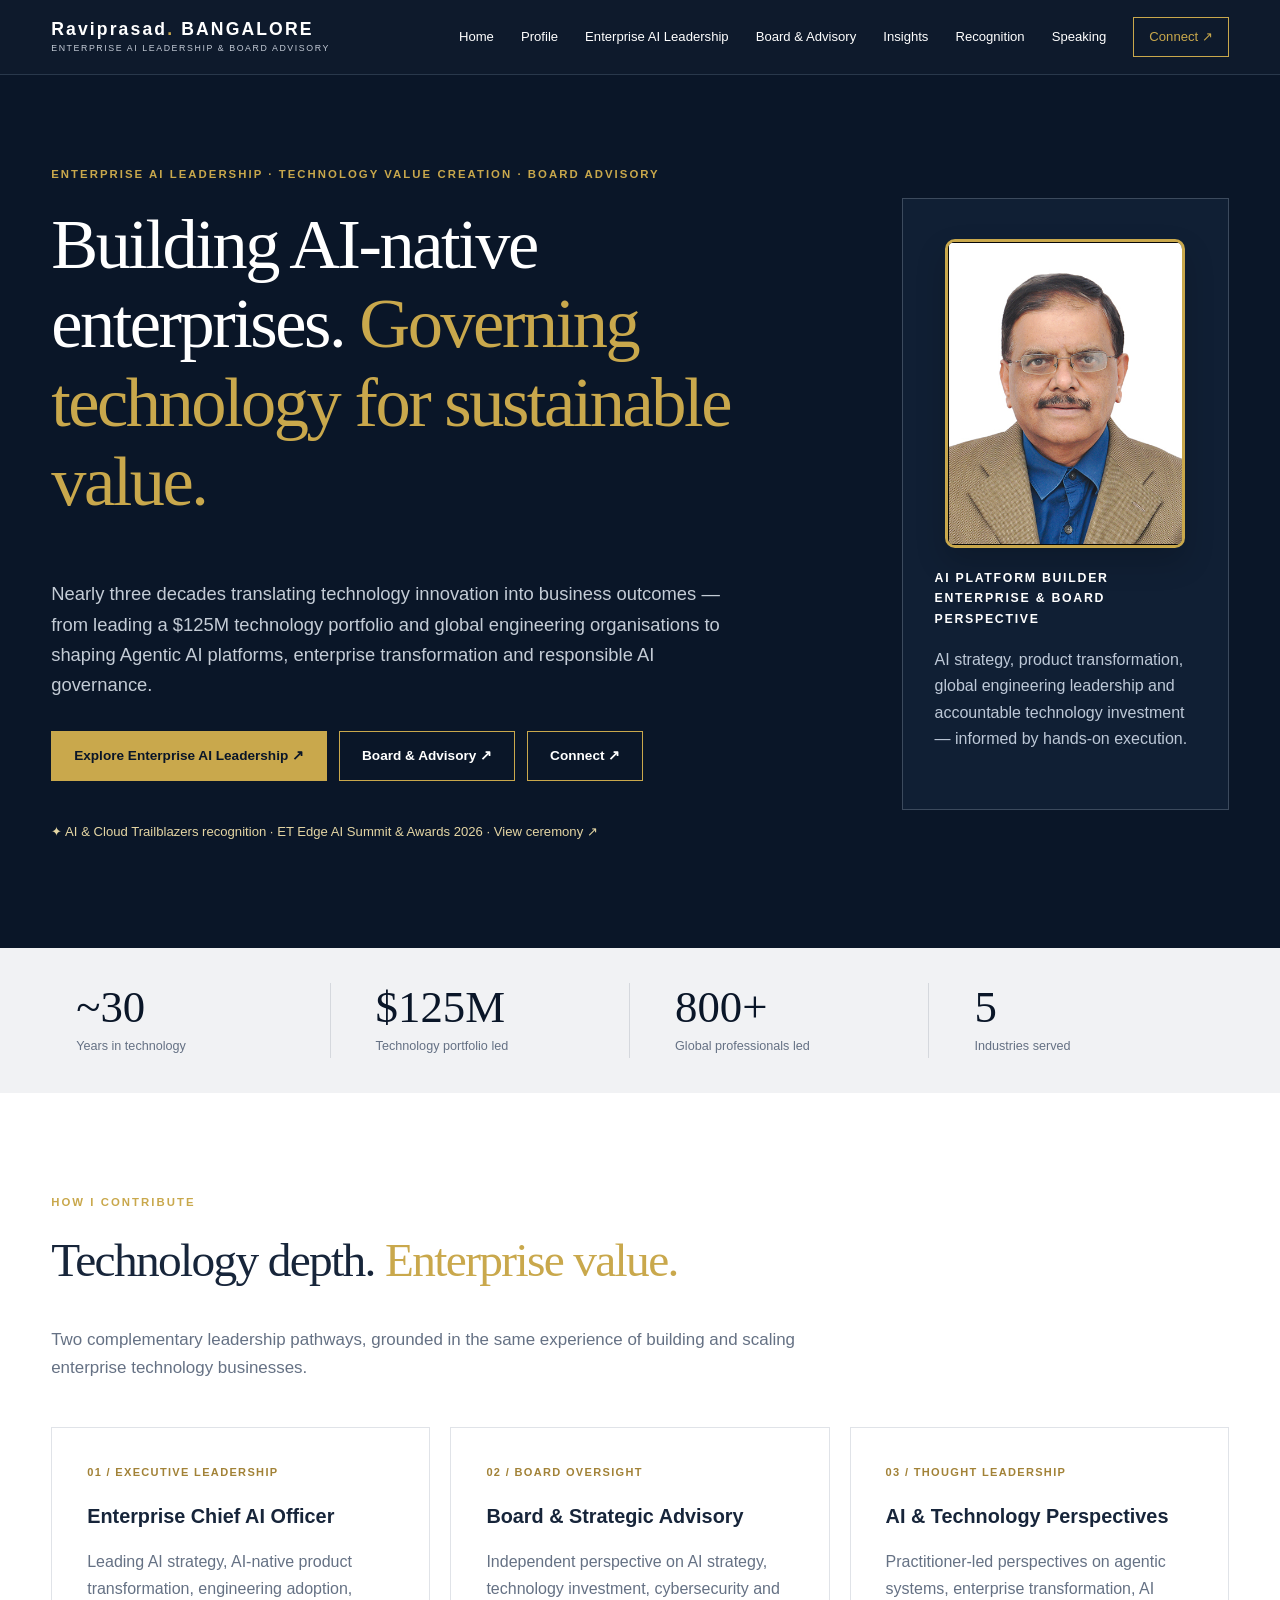
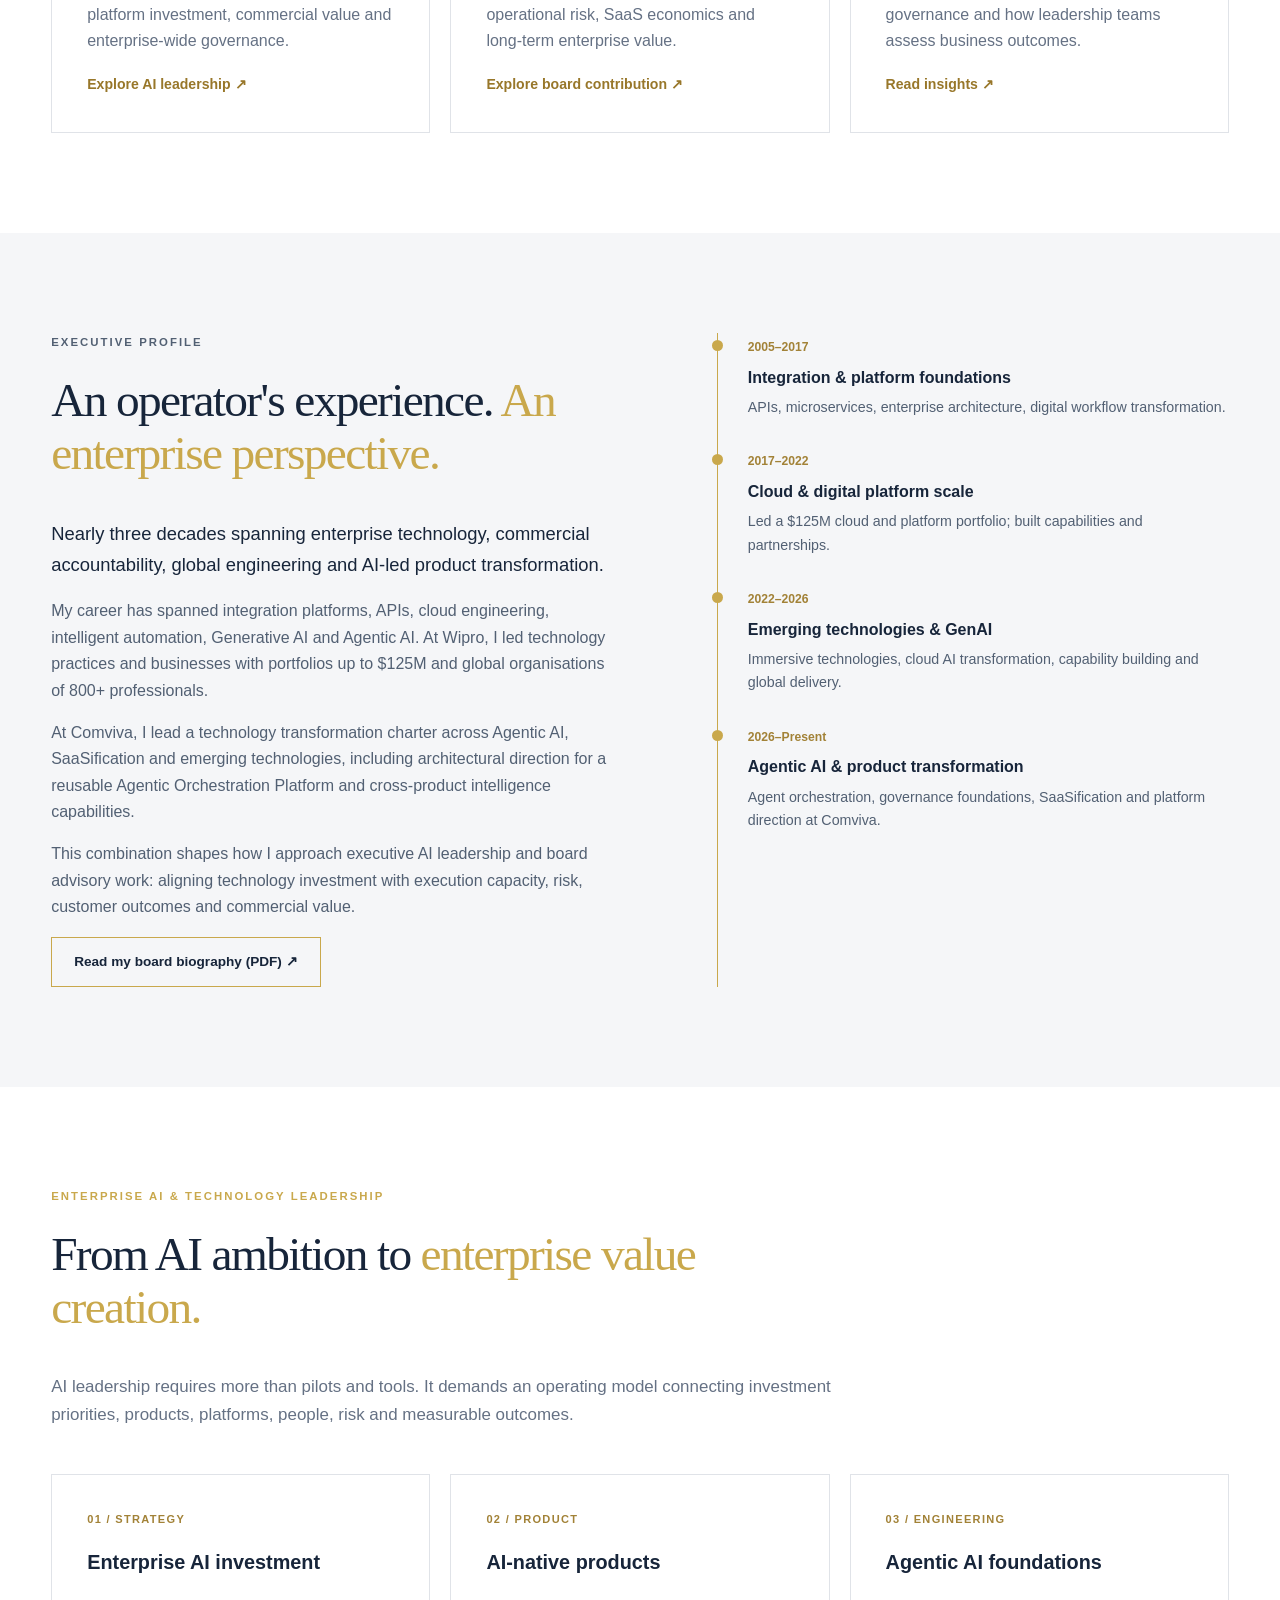
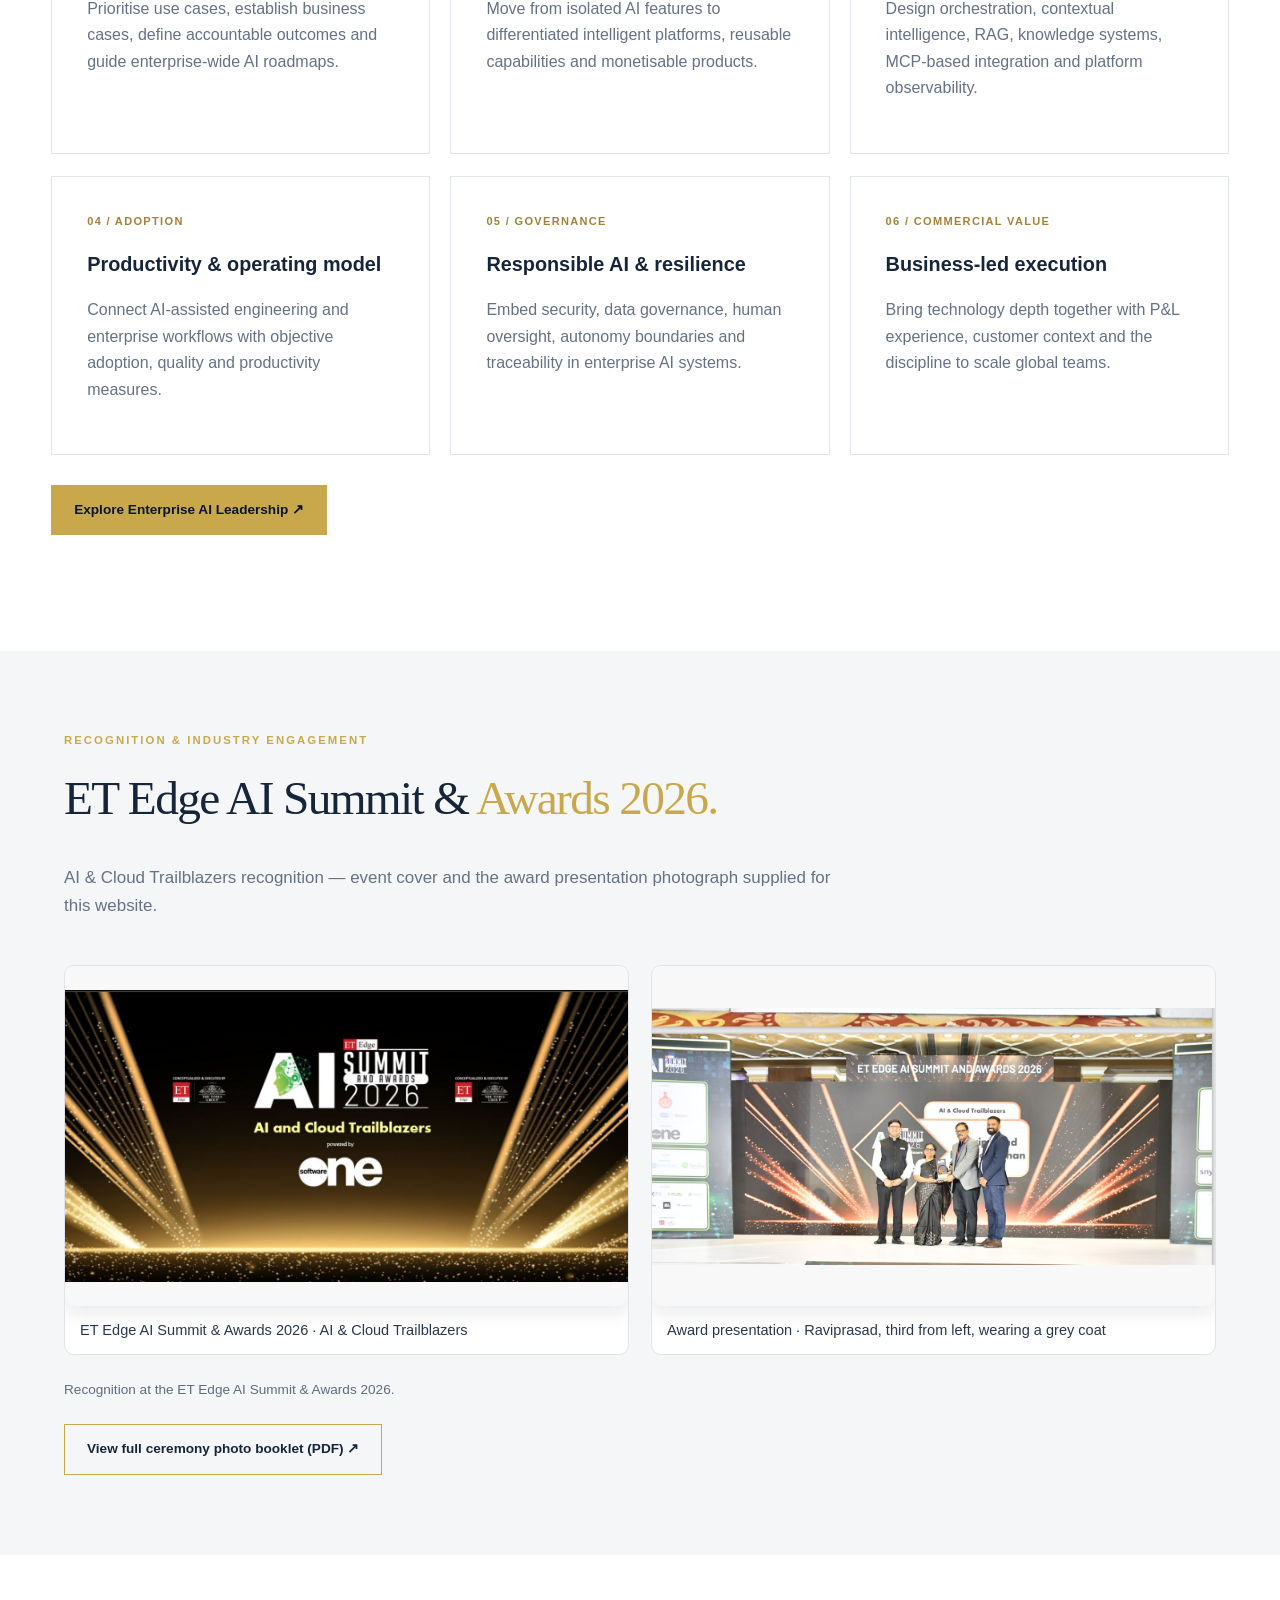
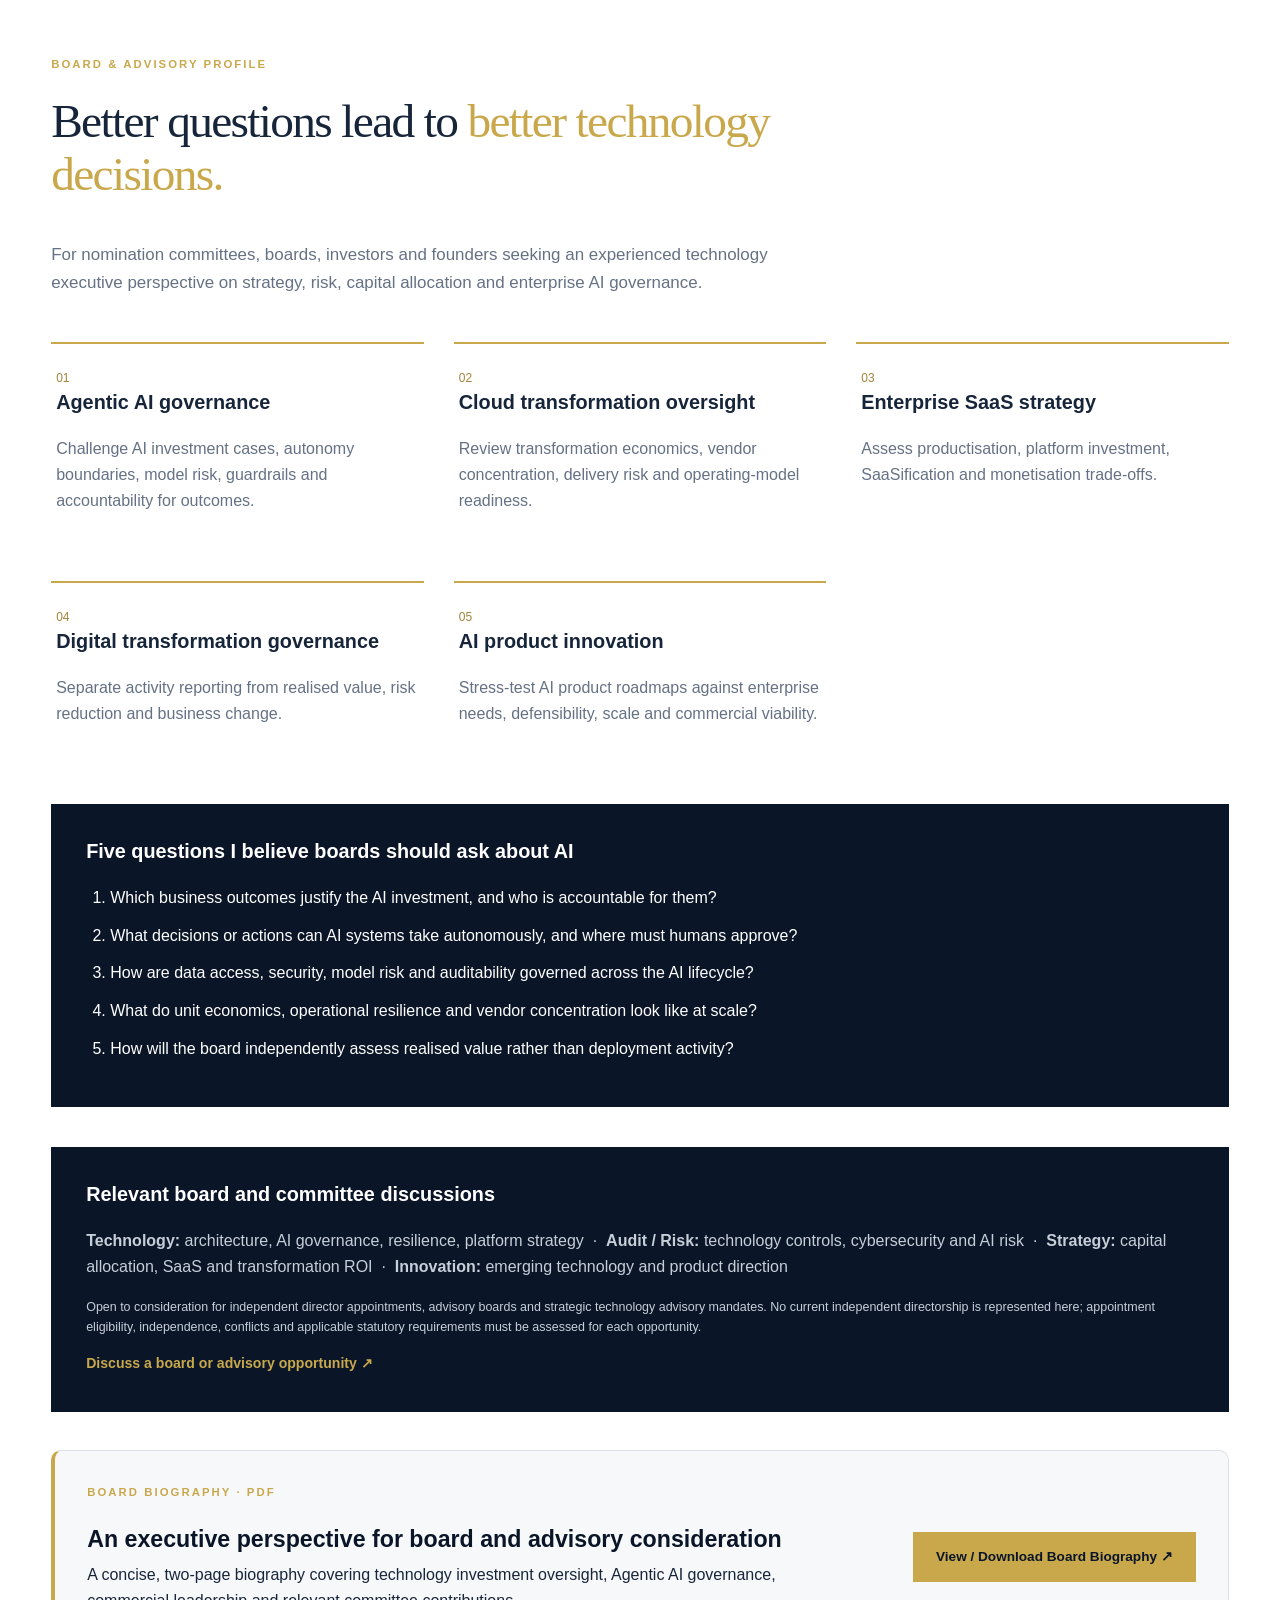
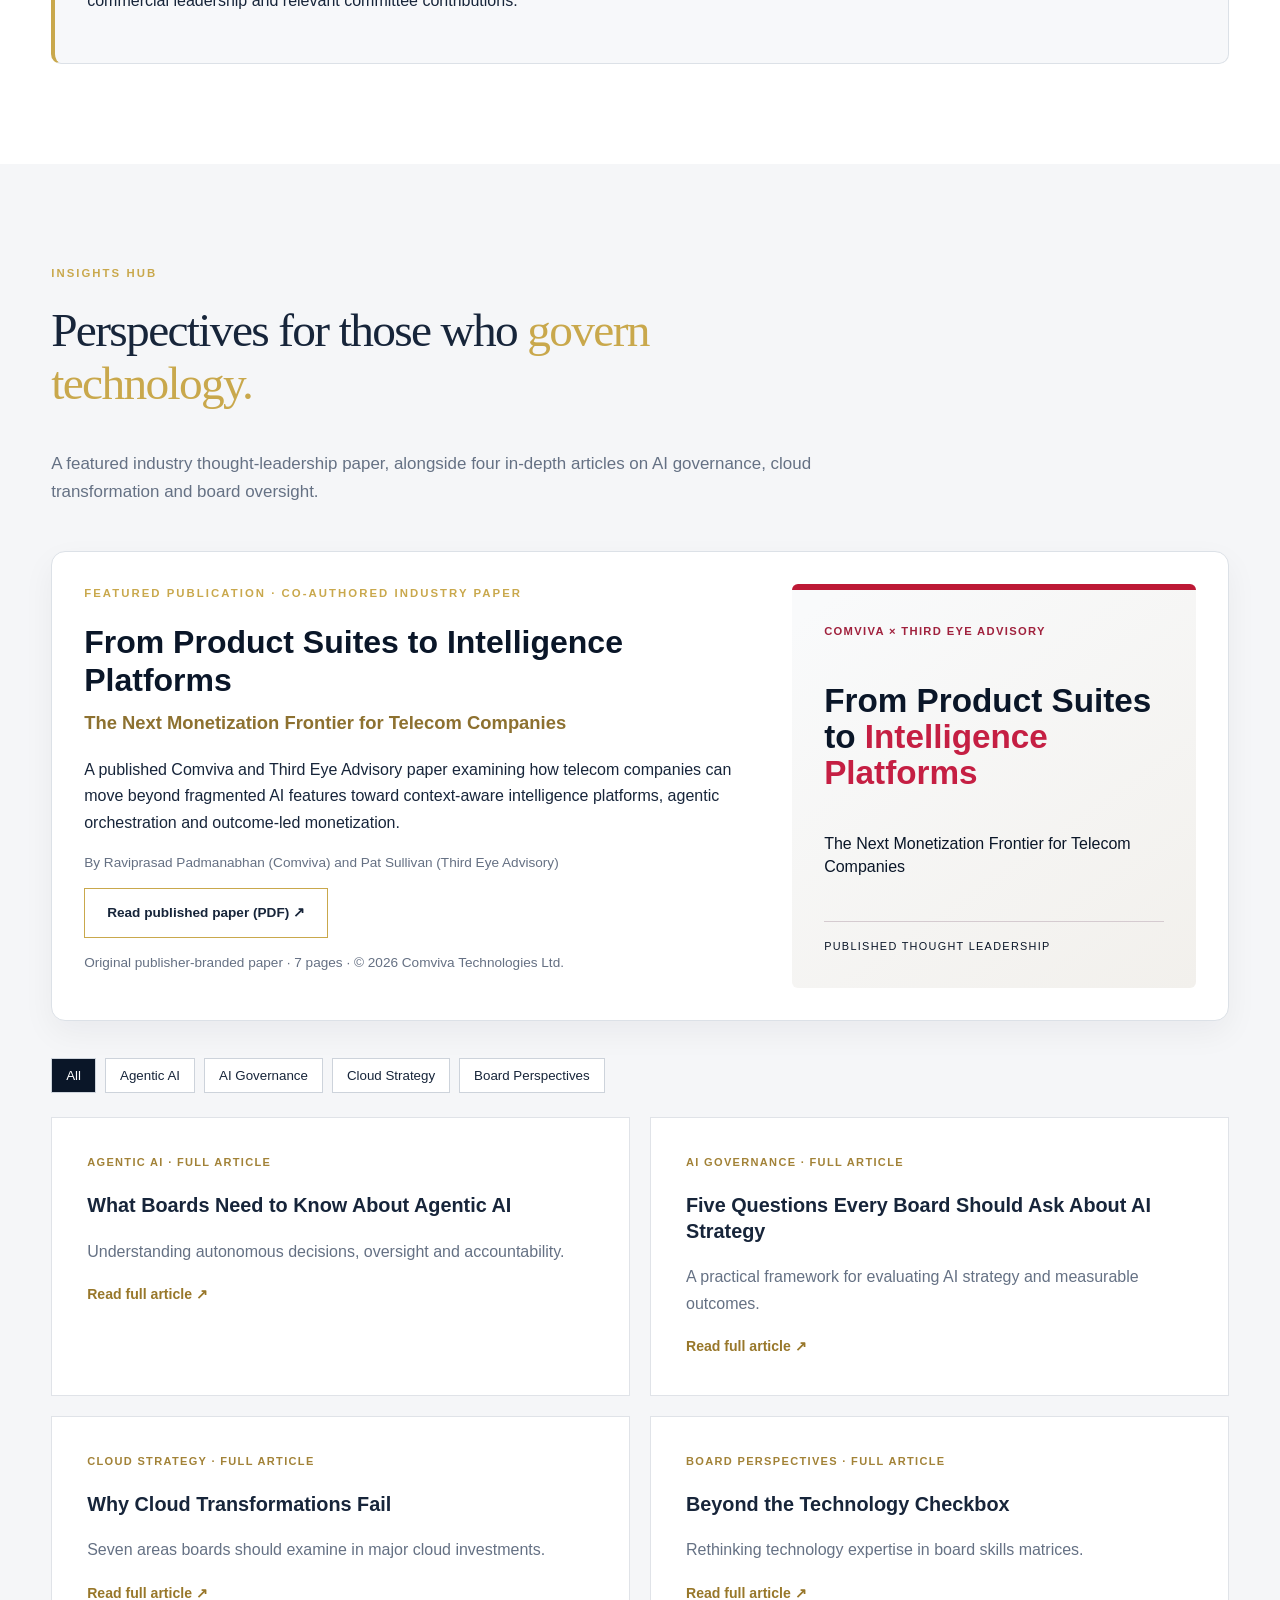
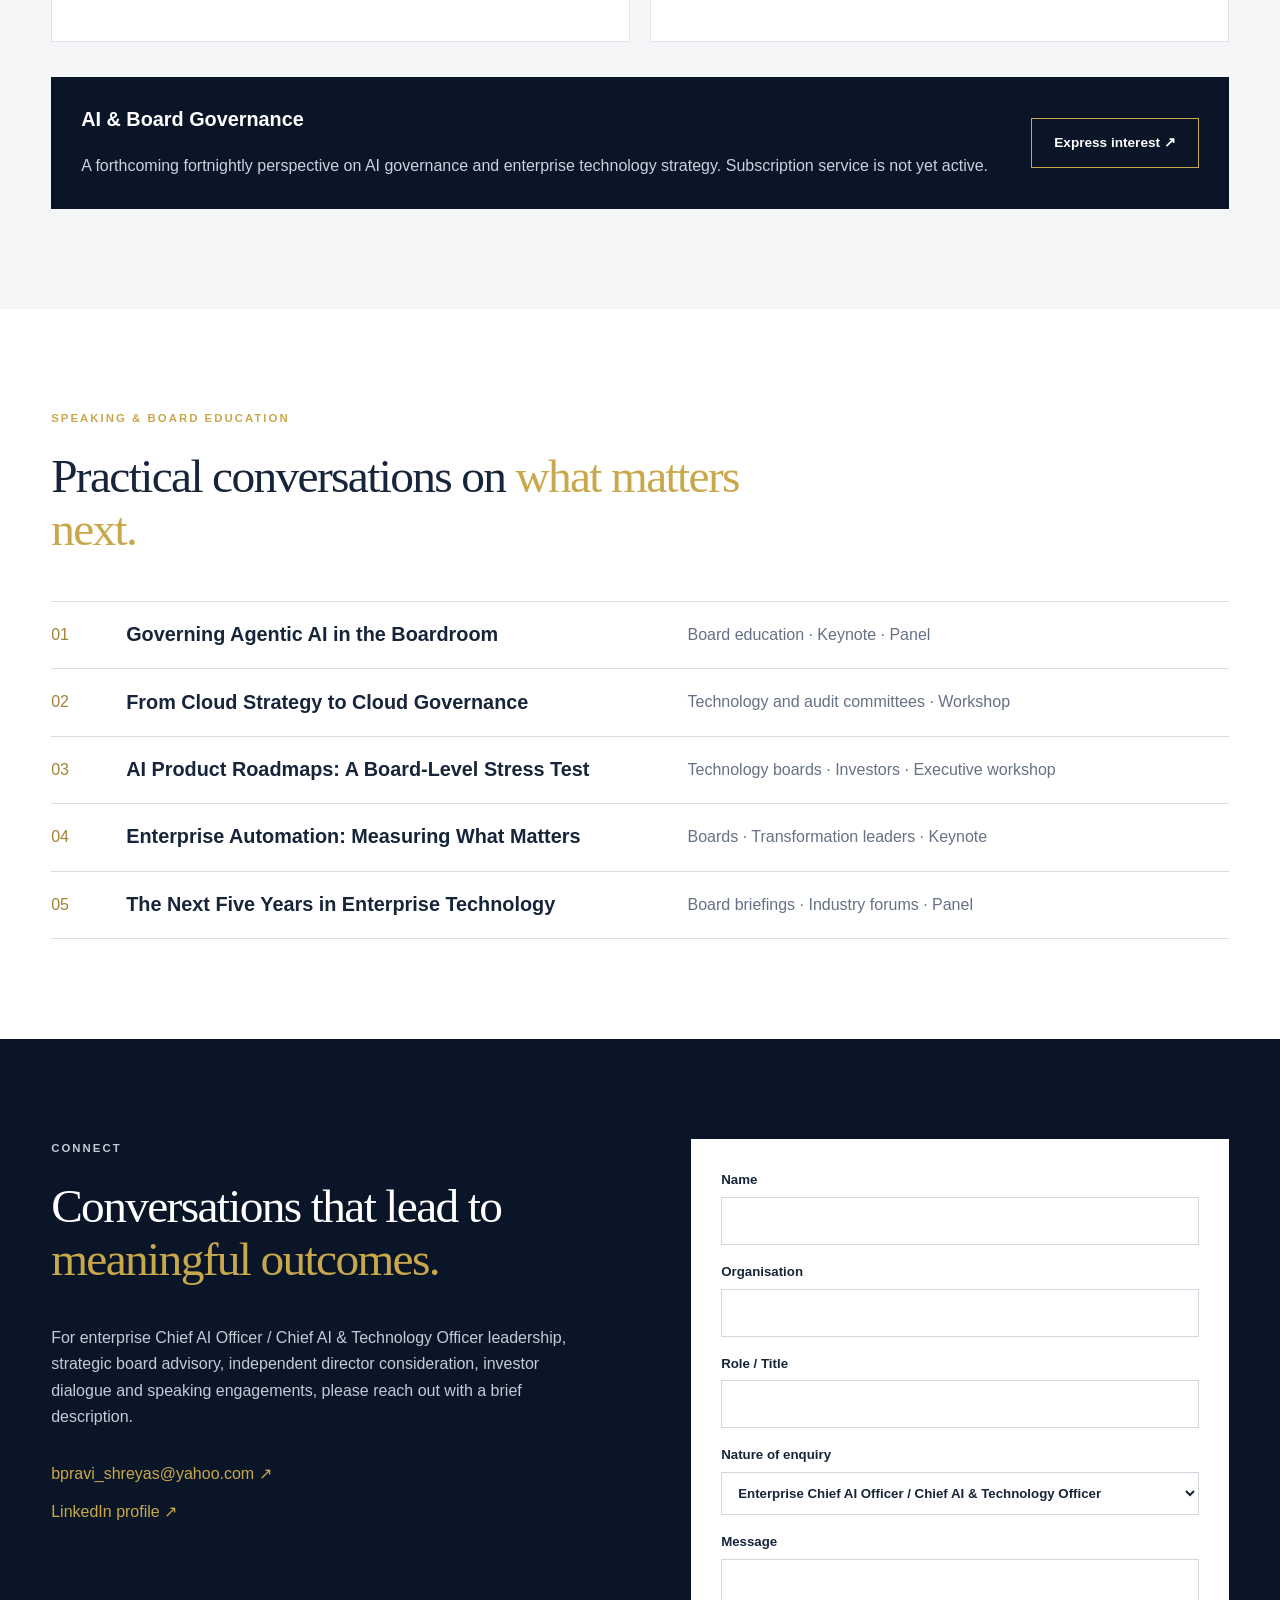
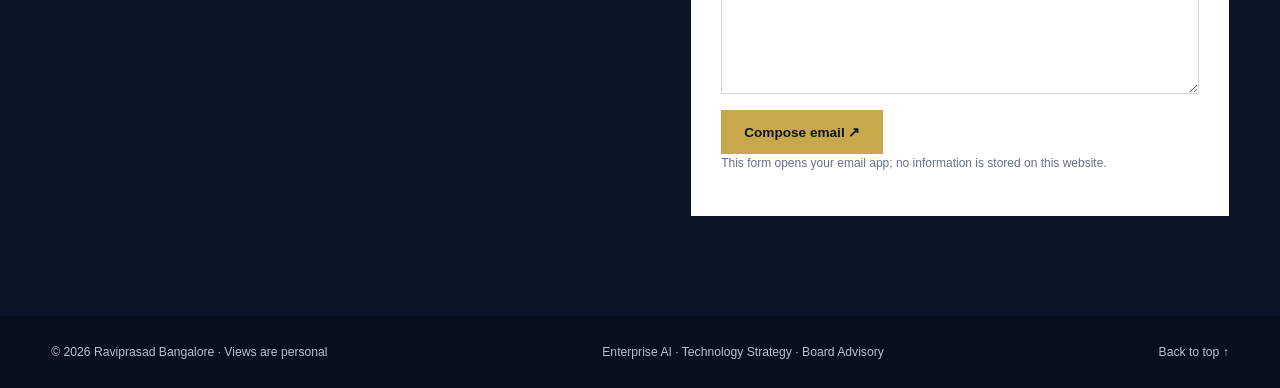
<file: index.html>
<!DOCTYPE html>

<html lang="en"><head><meta charset="utf-8"/><meta content="width=device-width,initial-scale=1" name="viewport"/><title>Raviprasad Bangalore | Enterprise Chief AI Officer &amp; Board Advisor</title><meta content="#0A1628" name="theme-color"/><meta content="index,follow" name="robots"/><meta content="Raviprasad Bangalore — enterprise AI and technology transformation leader. Chief AI Officer and Chief AI &amp; Technology Officer positioning, AI-native platforms, business value creation, and board advisory." name="description"/><link href="styles.css" rel="stylesheet"/><meta content="Raviprasad Bangalore | Enterprise AI Leadership &amp; Board Advisory" property="og:title"/><meta content="Enterprise AI strategy, AI-native product transformation, business value creation and board-level technology governance." property="og:description"/><meta content="website" property="og:type"/><meta content="https://raviprasadbangalore.com/" property="og:url"/></head><body>
<header class="site-header"><a class="brand" href="#home">Raviprasad<span class="gold">.</span> BANGALORE <small>ENTERPRISE AI LEADERSHIP &amp; BOARD ADVISORY</small></a><button aria-expanded="false" aria-label="Toggle navigation" class="menu">☰</button><nav id="nav"><a href="#home">Home</a><a href="#about">Profile</a><a href="enterprise-ai.html">Enterprise AI Leadership</a><a href="#board">Board &amp; Advisory</a><a href="#insights">Insights</a><a href="#recognition">Recognition</a><a href="#speaking">Speaking</a><a class="nav-contact" href="#connect">Connect ↗</a></nav></header>
<main><section class="hero" id="home"><div class="hero-content"><p class="eyebrow">ENTERPRISE AI LEADERSHIP · TECHNOLOGY VALUE CREATION · BOARD ADVISORY</p><h1>Building AI-native enterprises. <em>Governing technology for sustainable value.</em></h1><p class="hero-copy">Nearly three decades translating technology innovation into business outcomes — from leading a $125M technology portfolio and global engineering organisations to shaping Agentic AI platforms, enterprise transformation and responsible AI governance.</p><div class="actions"><a class="btn primary" href="enterprise-ai.html">Explore Enterprise AI Leadership ↗</a><a class="btn secondary" href="#board">Board &amp; Advisory ↗</a><a class="btn secondary" href="#connect">Connect ↗</a></div><div class="recognition">✦ AI &amp; Cloud Trailblazers recognition · ET Edge AI Summit &amp; Awards 2026 · <a href="#recognition">View ceremony ↗</a></div></div><div class="hero-aside"><img alt="Raviprasad Bangalore — executive portrait" class="executive-photo" decoding="async" height="532" loading="eager" src="images/raviprasad-profile.jpg" width="413"/><div class="aside-label">AI PLATFORM BUILDER<br/>ENTERPRISE &amp; BOARD PERSPECTIVE</div><p>AI strategy, product transformation, global engineering leadership and accountable technology investment — informed by hands-on execution.</p></div></section>
<section aria-label="Career metrics" class="metrics"><div><strong>~30</strong><span>Years in technology</span></div><div><strong>$125M</strong><span>Technology portfolio led</span></div><div><strong>800+</strong><span>Global professionals led</span></div><div><strong>5</strong><span>Industries served</span></div></section>
<section class="section" id="value"><div class="section-heading"><p class="eyebrow">HOW I CONTRIBUTE</p><h2>Technology depth. <em>Enterprise value.</em></h2><p>Two complementary leadership pathways, grounded in the same experience of building and scaling enterprise technology businesses.</p></div><div class="cards three"><article class="card"><span class="card-index">01 / EXECUTIVE LEADERSHIP</span><h3>Enterprise Chief AI Officer</h3><p>Leading AI strategy, AI-native product transformation, engineering adoption, platform investment, commercial value and enterprise-wide governance.</p><a href="enterprise-ai.html">Explore AI leadership ↗</a></article><article class="card"><span class="card-index">02 / BOARD OVERSIGHT</span><h3>Board &amp; Strategic Advisory</h3><p>Independent perspective on AI strategy, technology investment, cybersecurity and operational risk, SaaS economics and long-term enterprise value.</p><a href="#board">Explore board contribution ↗</a></article><article class="card"><span class="card-index">03 / THOUGHT LEADERSHIP</span><h3>AI &amp; Technology Perspectives</h3><p>Practitioner-led perspectives on agentic systems, enterprise transformation, AI governance and how leadership teams assess business outcomes.</p><a href="#insights">Read insights ↗</a></article></div></section>
<section class="section alt" id="about"><div class="split"><div><p class="eyebrow">EXECUTIVE PROFILE</p><h2>An operator's experience. <em>An enterprise perspective.</em></h2><p class="lead">Nearly three decades spanning enterprise technology, commercial accountability, global engineering and AI-led product transformation.</p><p>My career has spanned integration platforms, APIs, cloud engineering, intelligent automation, Generative AI and Agentic AI. At Wipro, I led technology practices and businesses with portfolios up to $125M and global organisations of 800+ professionals.</p><p>At Comviva, I lead a technology transformation charter across Agentic AI, SaaSification and emerging technologies, including architectural direction for a reusable Agentic Orchestration Platform and cross-product intelligence capabilities.</p><p>This combination shapes how I approach executive AI leadership and board advisory work: aligning technology investment with execution capacity, risk, customer outcomes and commercial value.</p><a class="btn secondary" href="downloads/Raviprasad_Board_Biography.pdf" rel="noopener" target="_blank">Read my board biography (PDF) ↗</a></div><div class="timeline"><div><span>2005–2017</span><h4>Integration &amp; platform foundations</h4><p>APIs, microservices, enterprise architecture, digital workflow transformation.</p></div><div><span>2017–2022</span><h4>Cloud &amp; digital platform scale</h4><p>Led a $125M cloud and platform portfolio; built capabilities and partnerships.</p></div><div><span>2022–2026</span><h4>Emerging technologies &amp; GenAI</h4><p>Immersive technologies, cloud AI transformation, capability building and global delivery.</p></div><div><span>2026–Present</span><h4>Agentic AI &amp; product transformation</h4><p>Agent orchestration, governance foundations, SaaSification and platform direction at Comviva.</p></div></div></div></section>
<section class="section ai-mandate" id="ai-mandate">
<div class="section-heading"><p class="eyebrow">ENTERPRISE AI &amp; TECHNOLOGY LEADERSHIP</p>
<h2>From AI ambition to <em>enterprise value creation.</em></h2>
<p>AI leadership requires more than pilots and tools. It demands an operating model connecting investment priorities, products, platforms, people, risk and measurable outcomes.</p></div>
<div class="cards three">
<article class="card"><span class="card-index">01 / STRATEGY</span><h3>Enterprise AI investment</h3><p>Prioritise use cases, establish business cases, define accountable outcomes and guide enterprise-wide AI roadmaps.</p></article>
<article class="card"><span class="card-index">02 / PRODUCT</span><h3>AI-native products</h3><p>Move from isolated AI features to differentiated intelligent platforms, reusable capabilities and monetisable products.</p></article>
<article class="card"><span class="card-index">03 / ENGINEERING</span><h3>Agentic AI foundations</h3><p>Design orchestration, contextual intelligence, RAG, knowledge systems, MCP-based integration and platform observability.</p></article>
<article class="card"><span class="card-index">04 / ADOPTION</span><h3>Productivity &amp; operating model</h3><p>Connect AI-assisted engineering and enterprise workflows with objective adoption, quality and productivity measures.</p></article>
<article class="card"><span class="card-index">05 / GOVERNANCE</span><h3>Responsible AI &amp; resilience</h3><p>Embed security, data governance, human oversight, autonomy boundaries and traceability in enterprise AI systems.</p></article>
<article class="card"><span class="card-index">06 / COMMERCIAL VALUE</span><h3>Business-led execution</h3><p>Bring technology depth together with P&amp;L experience, customer context and the discipline to scale global teams.</p></article>
</div>
<p class="ai-mandate-cta"><a class="btn primary" href="enterprise-ai.html">Explore Enterprise AI Leadership ↗</a></p>
</section><section class="recognition-section" id="recognition"><div class="section-heading"><p class="eyebrow">RECOGNITION &amp; INDUSTRY ENGAGEMENT</p><h2>ET Edge AI Summit &amp; <em>Awards 2026.</em></h2><p>AI &amp; Cloud Trailblazers recognition — event cover and the award presentation photograph supplied for this website.</p></div><div class="award-gallery award-gallery-two"><figure><img alt="ET Edge AI Summit and Awards 2026 AI and Cloud Trailblazers event cover" loading="lazy" src="recognition/ceremony-1.jpg"/><figcaption>ET Edge AI Summit &amp; Awards 2026 · AI &amp; Cloud Trailblazers</figcaption></figure><figure><img alt="Award ceremony presentation with Raviprasad, third from left in a grey coat" loading="lazy" src="recognition/award-presentation-user-supplied.jpg"/><figcaption>Award presentation · Raviprasad, third from left, wearing a grey coat</figcaption></figure></div><p class="award-caption">Recognition at the ET Edge AI Summit &amp; Awards 2026.</p><a class="btn secondary" href="recognition/ET_Edge_AI_Summit_Awards_2026_Ceremony.pdf" rel="noopener" target="_blank">View full ceremony photo booklet (PDF) ↗</a></section><section class="section" id="board"><div class="section-heading"><p class="eyebrow">BOARD &amp; ADVISORY PROFILE</p><h2>Better questions lead to <em>better technology decisions.</em></h2><p>For nomination committees, boards, investors and founders seeking an experienced technology executive perspective on strategy, risk, capital allocation and enterprise AI governance.</p></div><div class="board-grid"><article><span>01</span><h3>Agentic AI governance</h3><p>Challenge AI investment cases, autonomy boundaries, model risk, guardrails and accountability for outcomes.</p></article><article><span>02</span><h3>Cloud transformation oversight</h3><p>Review transformation economics, vendor concentration, delivery risk and operating-model readiness.</p></article><article><span>03</span><h3>Enterprise SaaS strategy</h3><p>Assess productisation, platform investment, SaaSification and monetisation trade-offs.</p></article><article><span>04</span><h3>Digital transformation governance</h3><p>Separate activity reporting from realised value, risk reduction and business change.</p></article><article><span>05</span><h3>AI product innovation</h3><p>Stress-test AI product roadmaps against enterprise needs, defensibility, scale and commercial viability.</p></article></div><div class="committee"><h3>Five questions I believe boards should ask about AI</h3><ol class="board-questions"><li>Which business outcomes justify the AI investment, and who is accountable for them?</li><li>What decisions or actions can AI systems take autonomously, and where must humans approve?</li><li>How are data access, security, model risk and auditability governed across the AI lifecycle?</li><li>What do unit economics, operational resilience and vendor concentration look like at scale?</li><li>How will the board independently assess realised value rather than deployment activity?</li></ol></div><div class="committee"><h3>Relevant board and committee discussions</h3><p><strong>Technology:</strong> architecture, AI governance, resilience, platform strategy  ·  <strong>Audit / Risk:</strong> technology controls, cybersecurity and AI risk  ·  <strong>Strategy:</strong> capital allocation, SaaS and transformation ROI  ·  <strong>Innovation:</strong> emerging technology and product direction</p><p class="note">Open to consideration for independent director appointments, advisory boards and strategic technology advisory mandates. No current independent directorship is represented here; appointment eligibility, independence, conflicts and applicable statutory requirements must be assessed for each opportunity.</p><a class="text-link" href="#connect">Discuss a board or advisory opportunity ↗</a></div><div class="board-download-panel"><div><p class="eyebrow">BOARD BIOGRAPHY · PDF</p><h3>An executive perspective for board and advisory consideration</h3><p>A concise, two-page biography covering technology investment oversight, Agentic AI governance, commercial leadership and relevant committee contributions.</p></div><a class="btn primary" href="downloads/Raviprasad_Board_Biography.pdf" rel="noopener" target="_blank">View / Download Board Biography ↗</a></div></section>
<section class="section alt" id="insights"><div class="section-heading"><p class="eyebrow">INSIGHTS HUB</p><h2>Perspectives for those who <em>govern technology.</em></h2><p>A featured industry thought-leadership paper, alongside four in-depth articles on AI governance, cloud transformation and board oversight.</p></div><div aria-label="Featured published thought-leadership paper" class="featured-publication">
<div class="featured-publication-copy">
<p class="eyebrow">FEATURED PUBLICATION · CO-AUTHORED INDUSTRY PAPER</p>
<h3>From Product Suites to Intelligence Platforms</h3>
<p class="publication-subtitle">The Next Monetization Frontier for Telecom Companies</p>
<p>A published Comviva and Third Eye Advisory paper examining how telecom companies can move beyond fragmented AI features toward context-aware intelligence platforms, agentic orchestration and outcome-led monetization.</p>
<p class="publication-byline">By Raviprasad Padmanabhan (Comviva) and Pat Sullivan (Third Eye Advisory)</p>
<a class="btn" href="publications/from-product-suites-to-intelligence-platforms.pdf" rel="noopener" target="_blank">Read published paper (PDF) ↗</a>
<p class="publication-note">Original publisher-branded paper · 7 pages · © 2026 Comviva Technologies Ltd.</p>
</div>
<a aria-label="Open the published thought leadership paper" class="publication-cover" href="publications/from-product-suites-to-intelligence-platforms.pdf" rel="noopener" target="_blank">
<span>COMVIVA × THIRD EYE ADVISORY</span>
<strong>From Product Suites to <em>Intelligence Platforms</em></strong>
<small>The Next Monetization Frontier for Telecom Companies</small>
<span class="cover-bottom">PUBLISHED THOUGHT LEADERSHIP</span>
</a>
</div><div aria-label="Filter insight topics" class="filters"><button class="active" data-filter="All">All</button><button data-filter="Agentic AI">Agentic AI</button><button data-filter="AI Governance">AI Governance</button><button data-filter="Cloud Strategy">Cloud Strategy</button><button data-filter="Board Perspectives">Board Perspectives</button></div><div class="cards insights-grid" id="insight-cards"><article class="card insight" data-category="Agentic AI"><span class="card-index">AGENTIC AI · FULL ARTICLE</span><h3>What Boards Need to Know About Agentic AI</h3><p>Understanding autonomous decisions, oversight and accountability.</p><a class="text-link" href="articles/what-boards-need-to-know-about-agentic-ai.html">Read full article ↗</a></article><article class="card insight" data-category="AI Governance"><span class="card-index">AI GOVERNANCE · FULL ARTICLE</span><h3>Five Questions Every Board Should Ask About AI Strategy</h3><p>A practical framework for evaluating AI strategy and measurable outcomes.</p><a class="text-link" href="articles/five-questions-about-ai-strategy.html">Read full article ↗</a></article><article class="card insight" data-category="Cloud Strategy"><span class="card-index">CLOUD STRATEGY · FULL ARTICLE</span><h3>Why Cloud Transformations Fail</h3><p>Seven areas boards should examine in major cloud investments.</p><a class="text-link" href="articles/why-cloud-transformations-fail.html">Read full article ↗</a></article><article class="card insight" data-category="Board Perspectives"><span class="card-index">BOARD PERSPECTIVES · FULL ARTICLE</span><h3>Beyond the Technology Checkbox</h3><p>Rethinking technology expertise in board skills matrices.</p><a class="text-link" href="articles/beyond-the-technology-checkbox.html">Read full article ↗</a></article></div><div class="newsletter"><div><h3>AI &amp; Board Governance</h3><p>A forthcoming fortnightly perspective on AI governance and enterprise technology strategy. Subscription service is not yet active.</p></div><a class="btn secondary" href="mailto:bpravi_shreyas@yahoo.com?subject=Interest%20in%20AI%20%26%20Board%20Governance%20updates">Express interest ↗</a></div></section>
<section class="section" id="speaking"><div class="section-heading"><p class="eyebrow">SPEAKING &amp; BOARD EDUCATION</p><h2>Practical conversations on <em>what matters next.</em></h2></div><div class="speaking-list"><div><span>01</span><h3>Governing Agentic AI in the Boardroom</h3><p>Board education · Keynote · Panel</p></div><div><span>02</span><h3>From Cloud Strategy to Cloud Governance</h3><p>Technology and audit committees · Workshop</p></div><div><span>03</span><h3>AI Product Roadmaps: A Board-Level Stress Test</h3><p>Technology boards · Investors · Executive workshop</p></div><div><span>04</span><h3>Enterprise Automation: Measuring What Matters</h3><p>Boards · Transformation leaders · Keynote</p></div><div><span>05</span><h3>The Next Five Years in Enterprise Technology</h3><p>Board briefings · Industry forums · Panel</p></div></div></section>
<section class="section connect" id="connect"><div><p class="eyebrow">CONNECT</p><h2>Conversations that lead to <em>meaningful outcomes.</em></h2><p>For enterprise Chief AI Officer / Chief AI &amp; Technology Officer leadership, strategic board advisory, independent director consideration, investor dialogue and speaking engagements, please reach out with a brief description.</p><div class="contact-links"><a href="mailto:bpravi_shreyas@yahoo.com">bpravi_shreyas@yahoo.com ↗</a><a href="https://www.linkedin.com/in/rbangalore" rel="noopener noreferrer" target="_blank">LinkedIn profile ↗</a></div></div><form id="contact-form"><label>Name<input autocomplete="name" name="name" required=""/></label><label>Organisation<input autocomplete="organization" name="organisation"/></label><label>Role / Title<input autocomplete="organization-title" name="role"/></label><label>Nature of enquiry<select name="topic"><option>Enterprise Chief AI Officer / Chief AI &amp; Technology Officer</option><option>Board / Independent Director consideration</option><option>Strategic advisory</option><option>Investor / venture partnership</option><option>Speaking</option><option>Other</option></select></label><label>Message<textarea name="message" required="" rows="5"></textarea></label><button class="btn primary" type="submit">Compose email ↗</button><p class="note">This form opens your email app; no information is stored on this website.</p></form></section></main><footer><span>© <span id="year"></span> Raviprasad Bangalore · Views are personal</span><span>Enterprise AI · Technology Strategy · Board Advisory</span><a href="#home">Back to top ↑</a></footer><script src="script.js"></script></body></html>
</file>
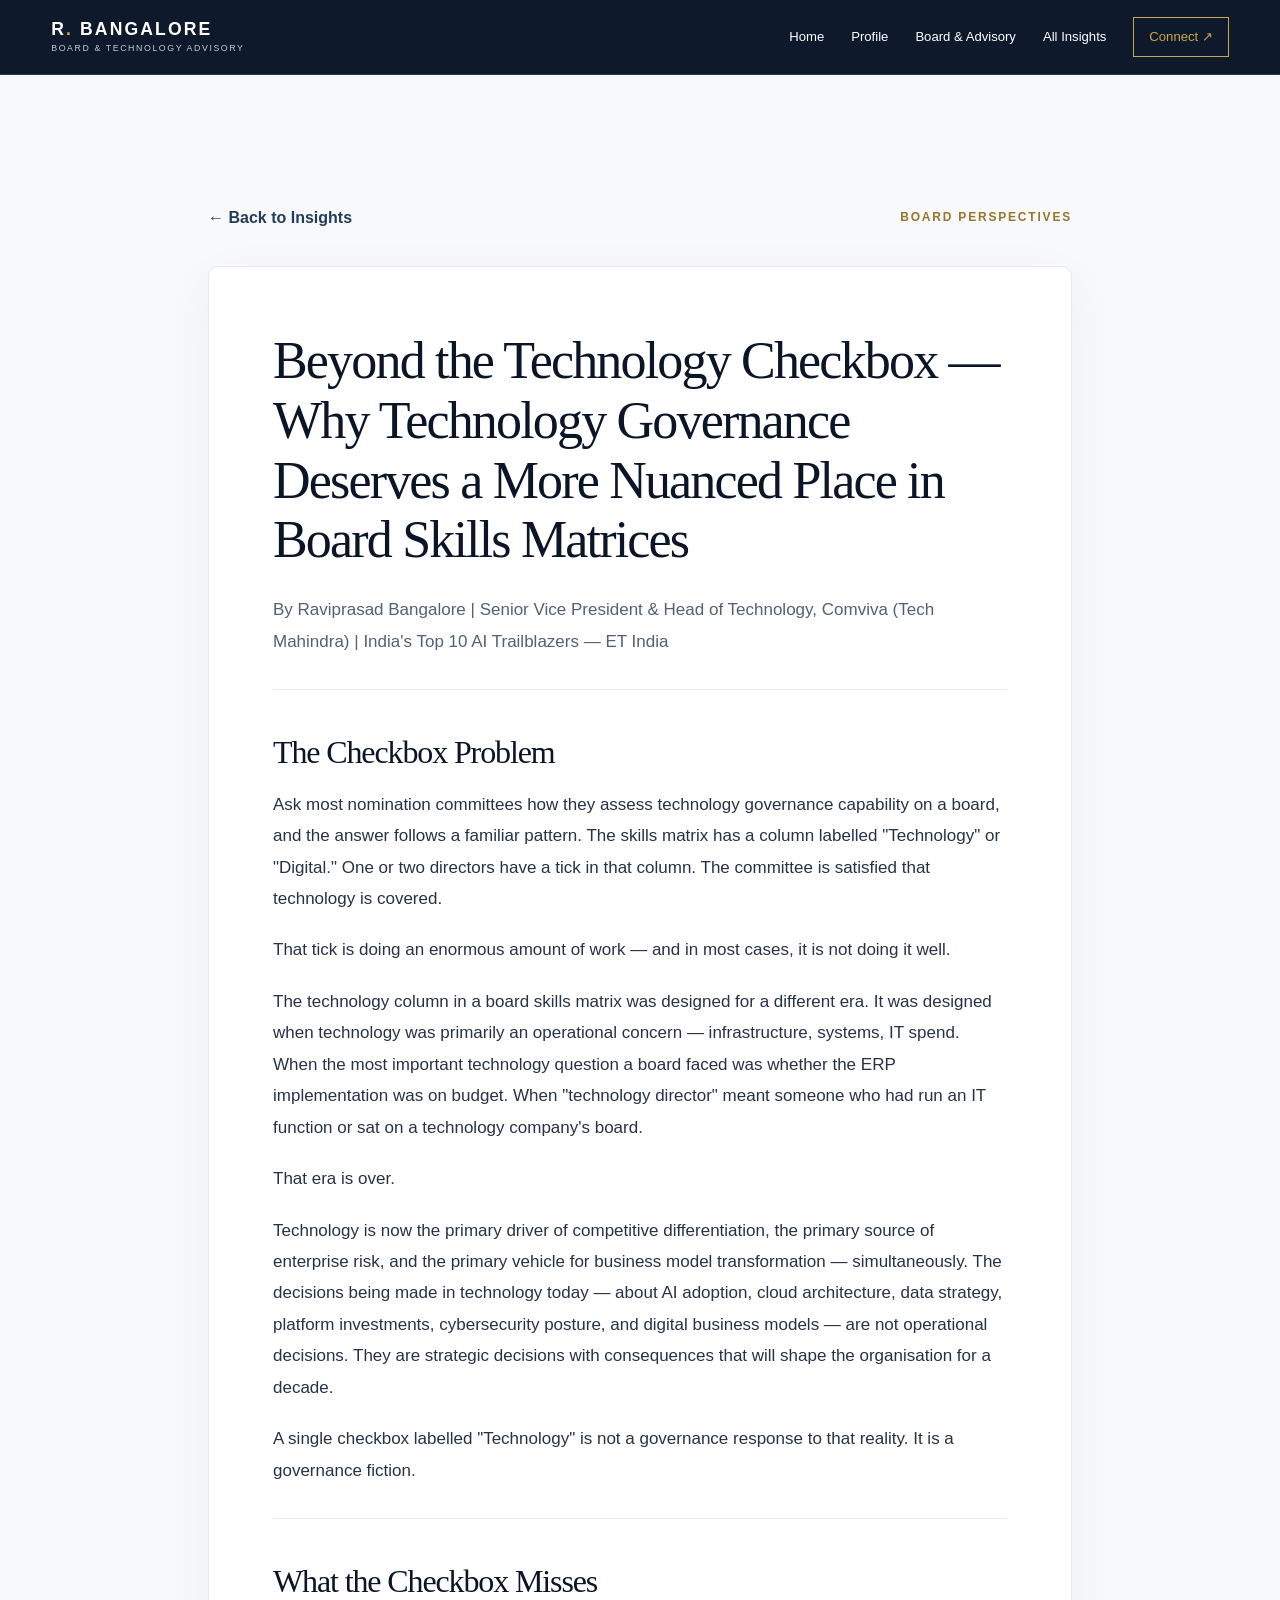
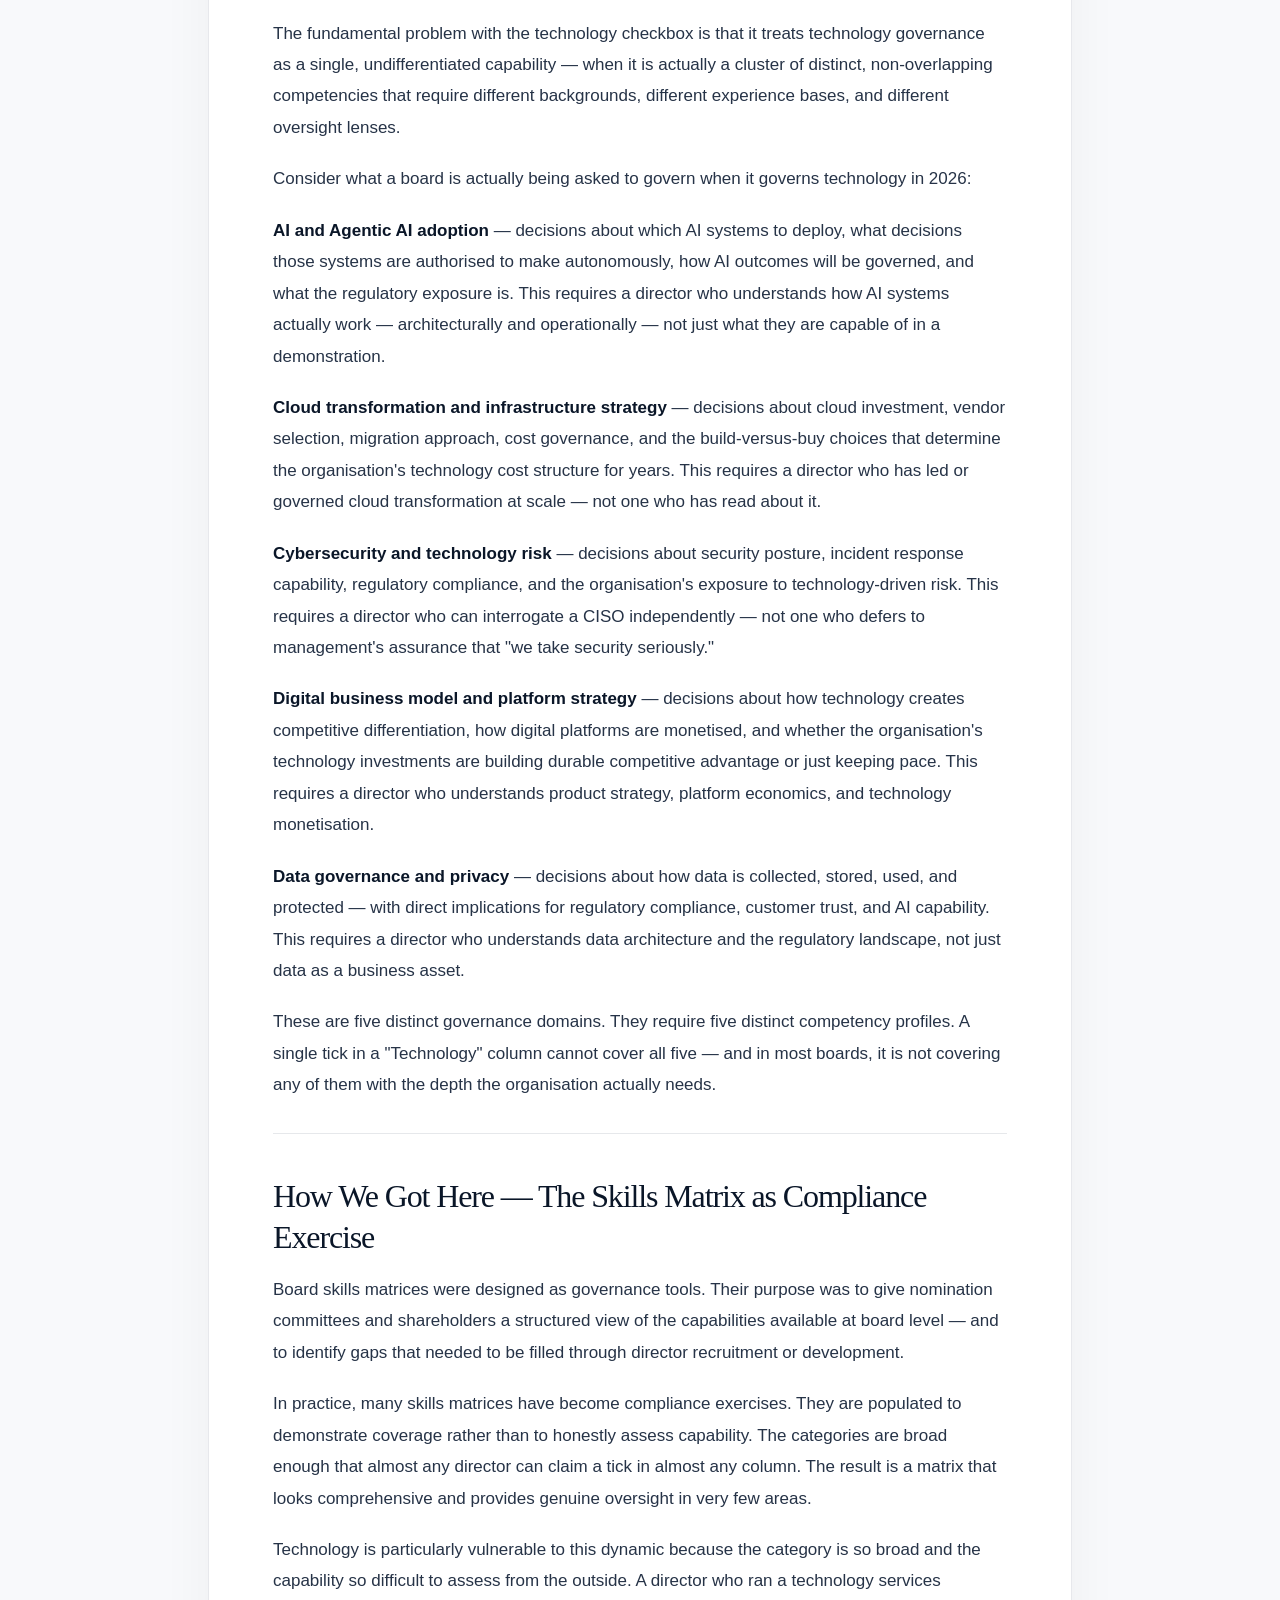
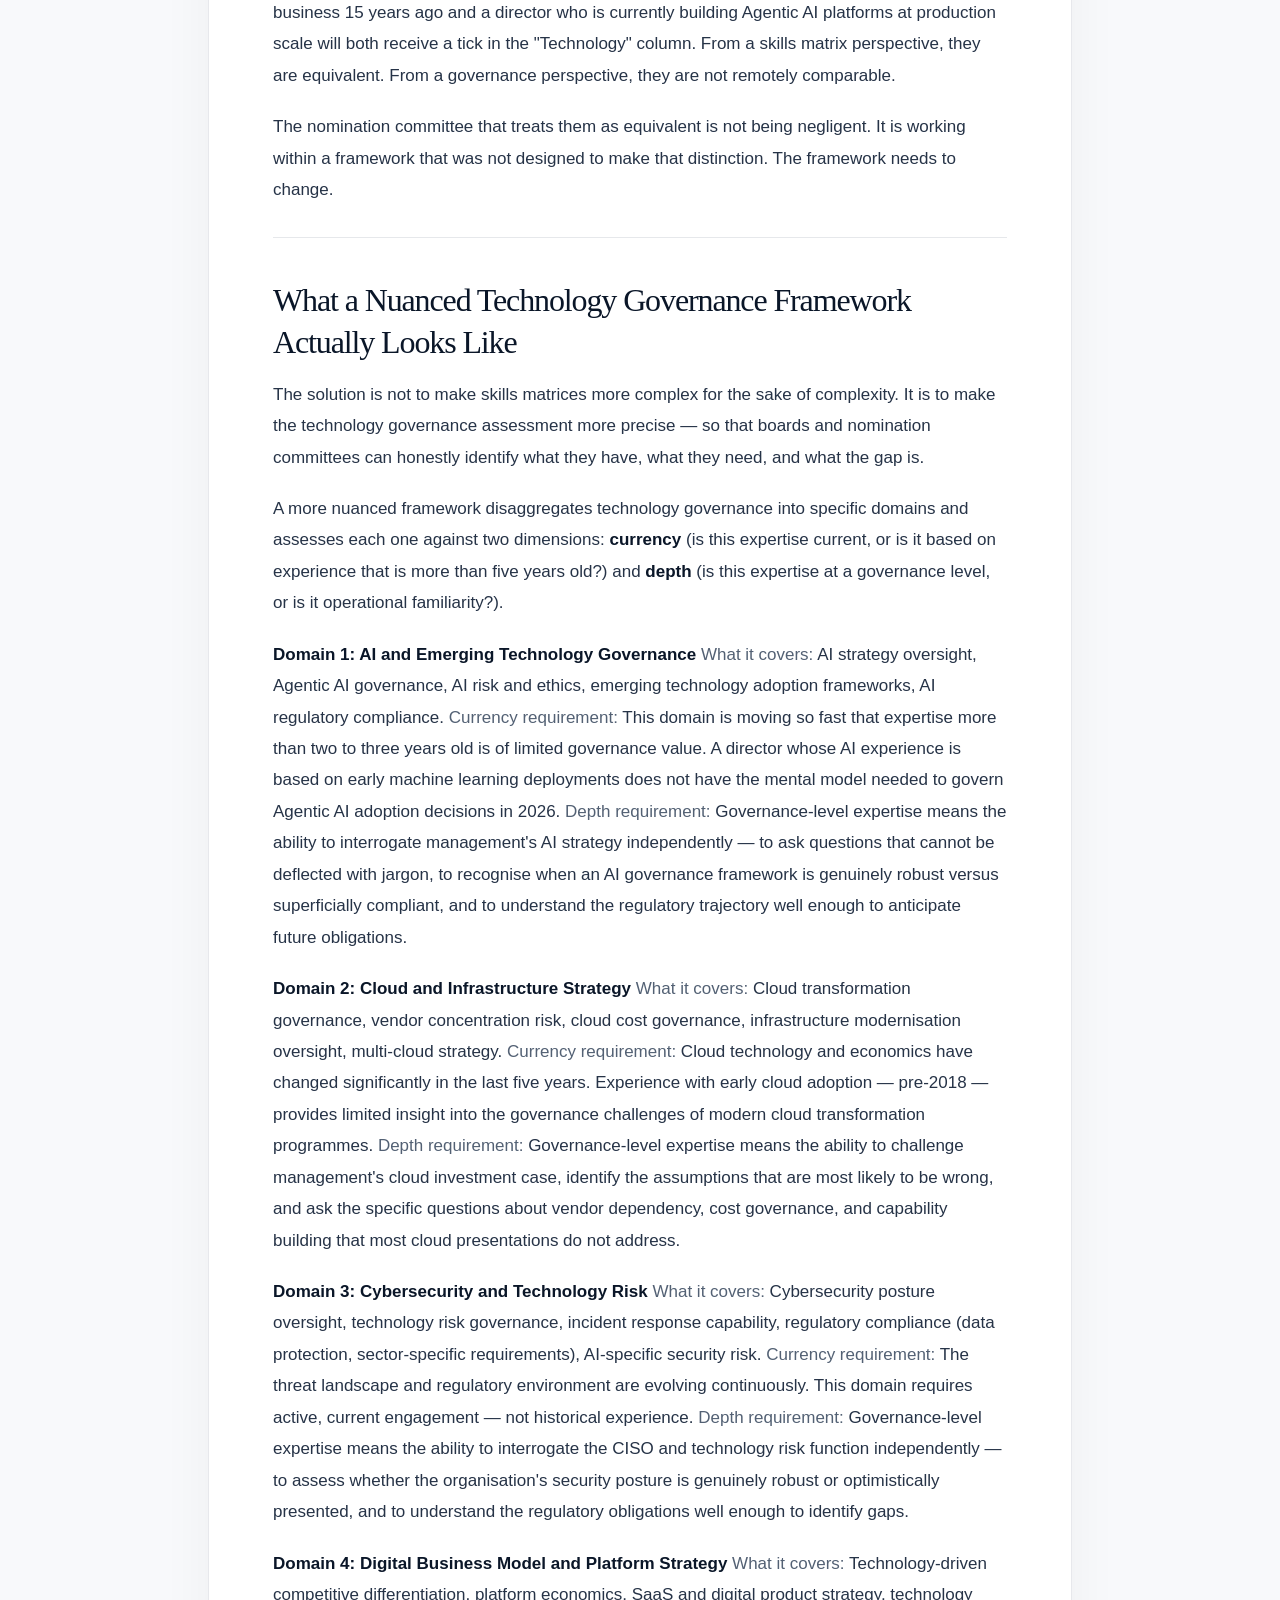
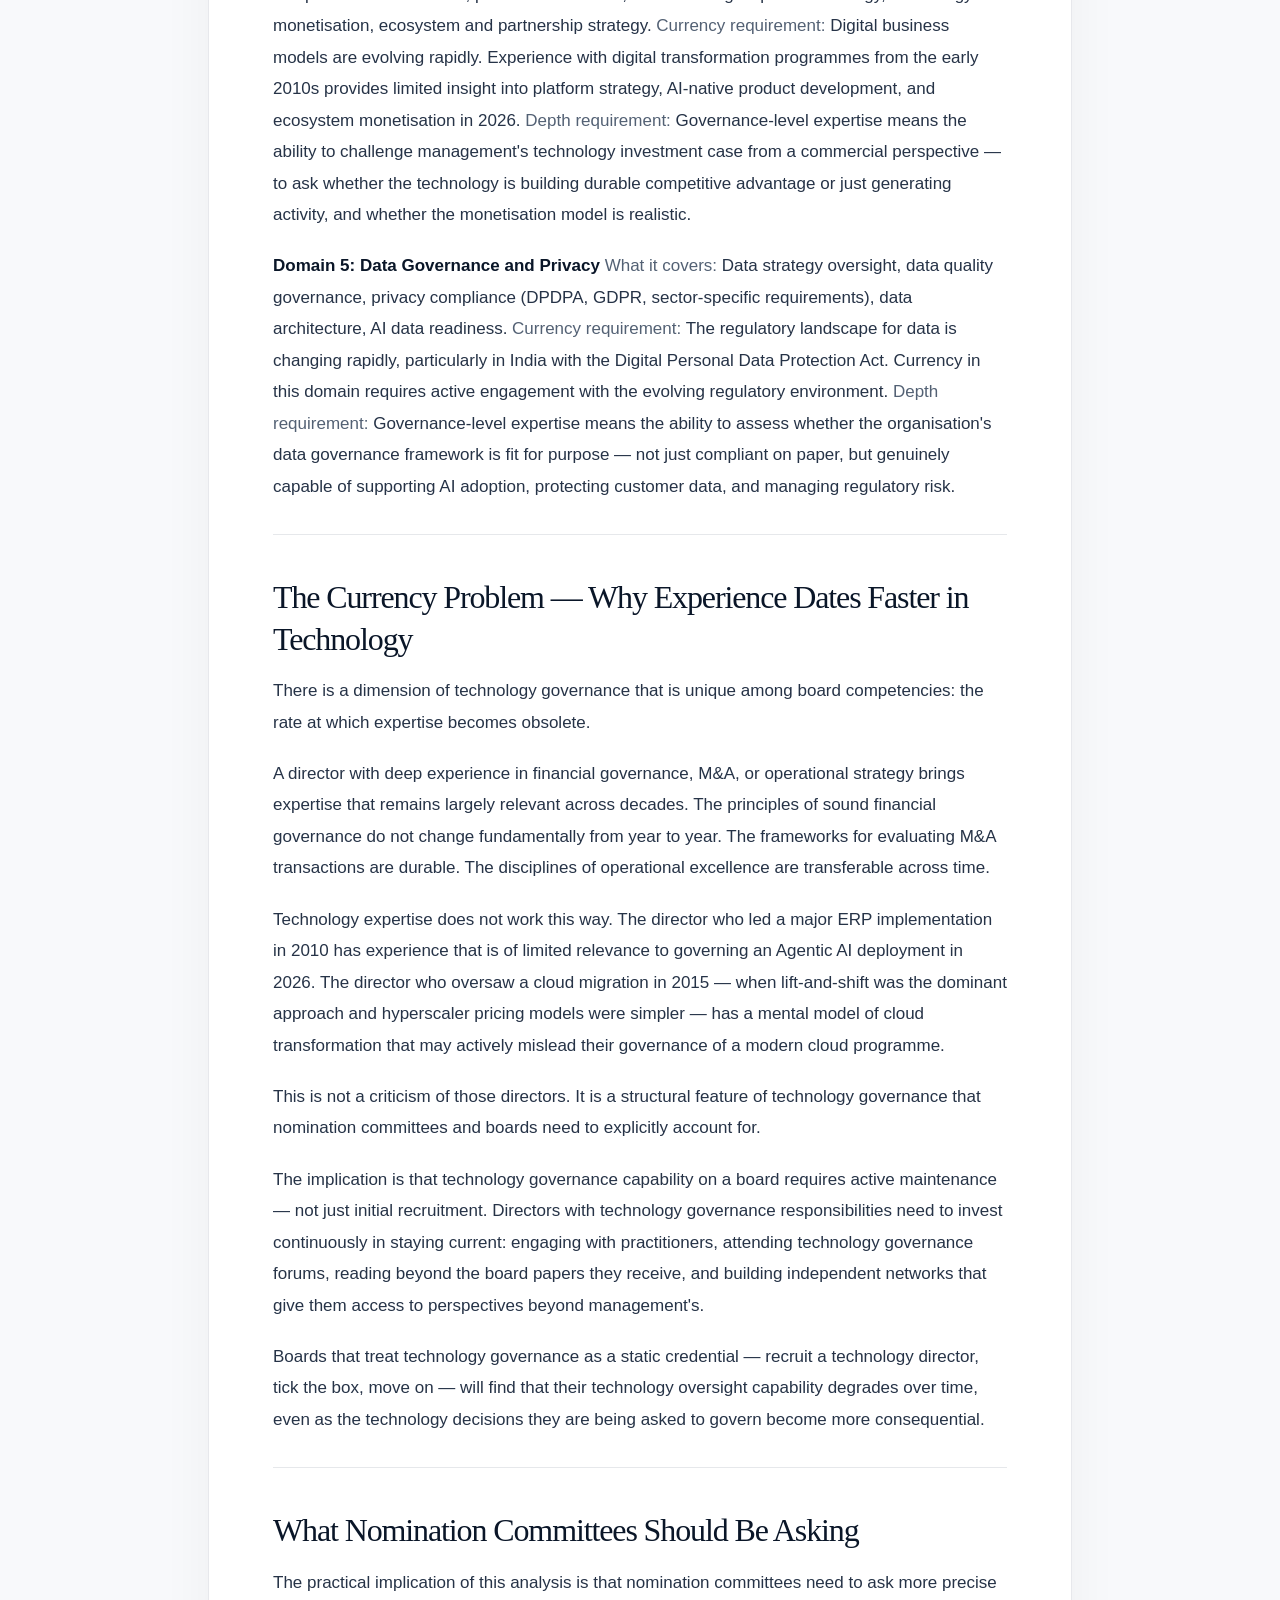
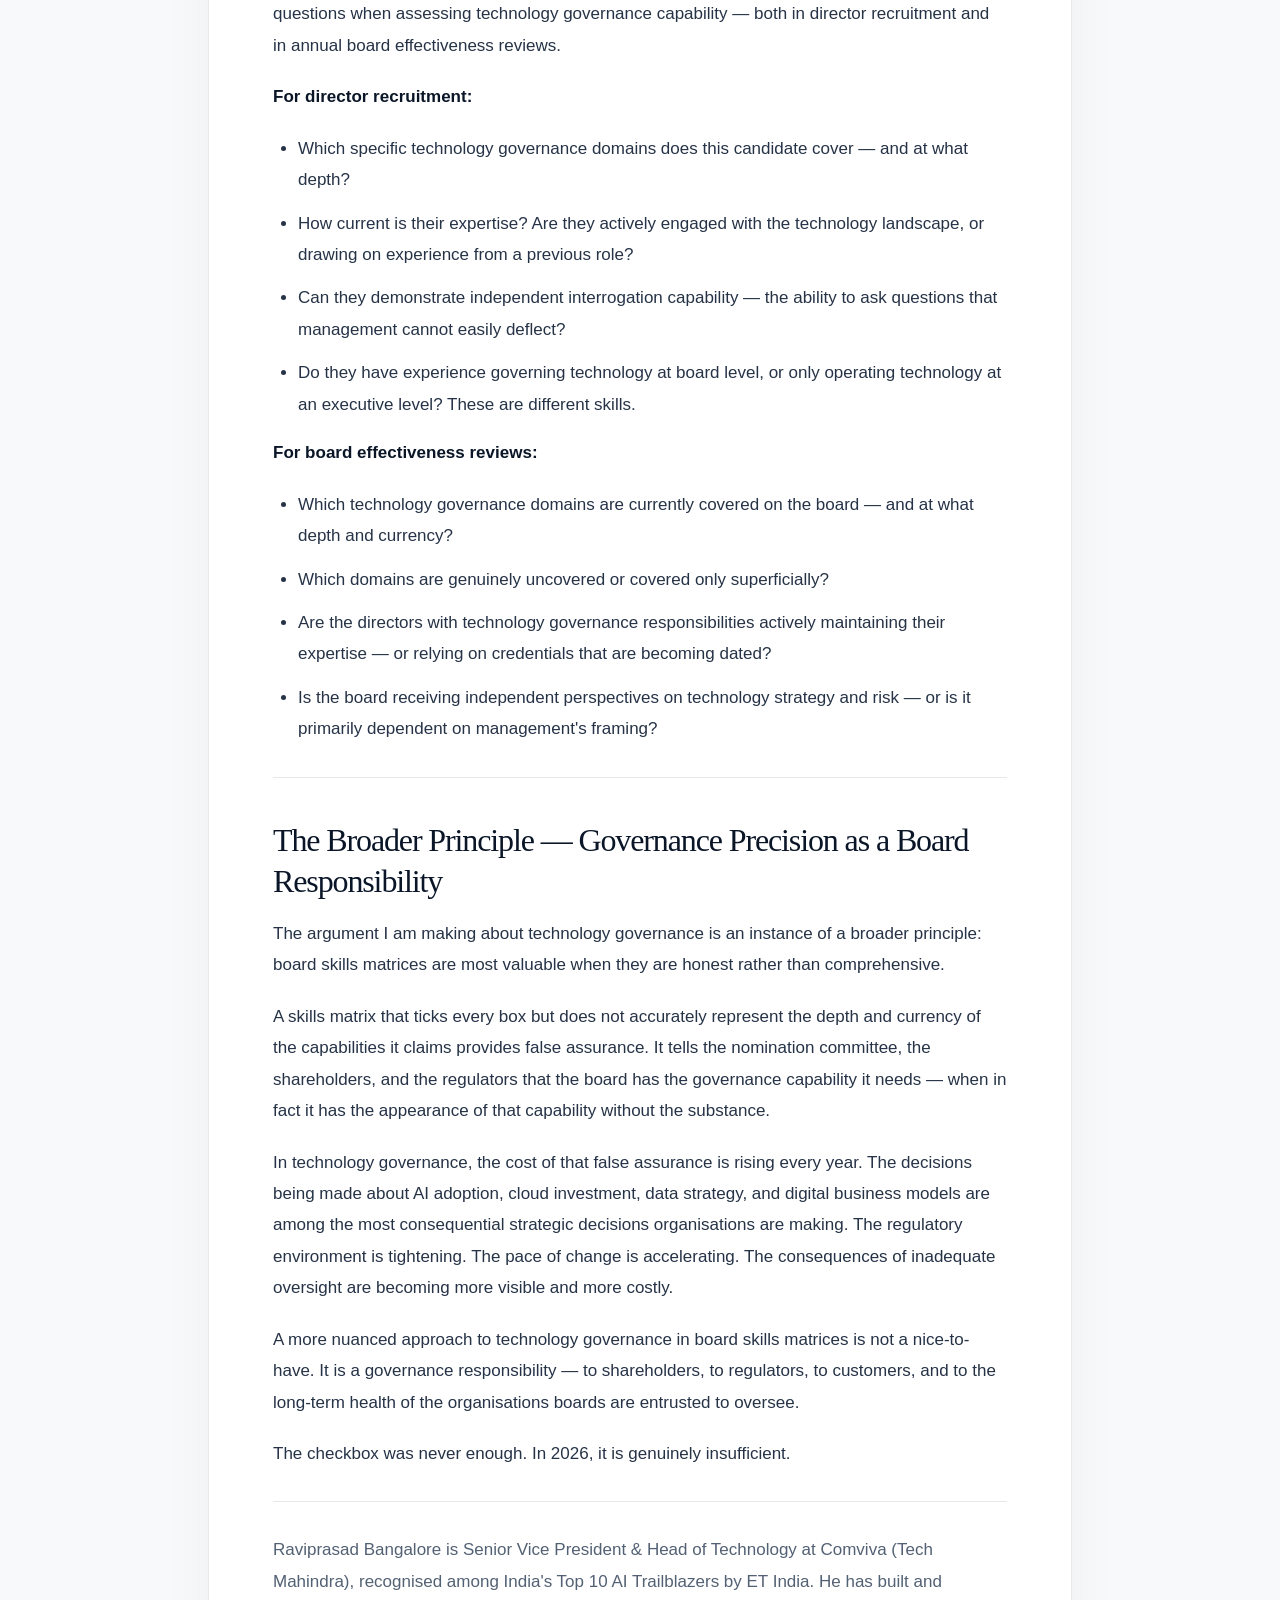
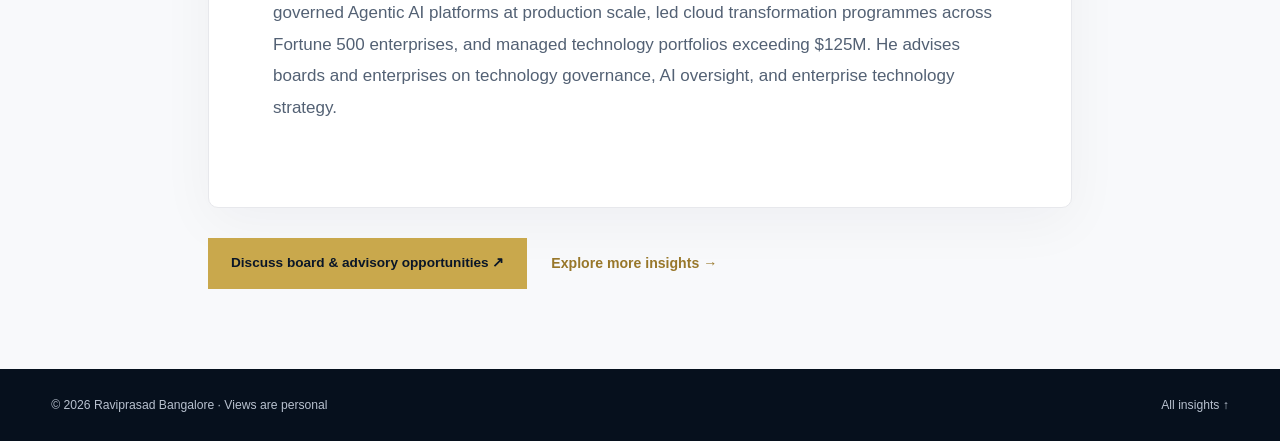
<file: beyond-the-technology-checkbox.html>
<!doctype html><html lang="en"><head><meta charset="utf-8"><meta name="viewport" content="width=device-width,initial-scale=1"><meta name="theme-color" content="#0A1628"><meta name="description" content="Rethinking technology expertise in board skills matrices."><title>Beyond the Technology Checkbox | Raviprasad Bangalore</title><link rel="stylesheet" href="../styles.css"><link rel="stylesheet" href="article.css"></head><body><header class="site-header"><a class="brand" href="../index.html#home">R<span class="gold">.</span> BANGALORE <small>BOARD & TECHNOLOGY ADVISORY</small></a><nav id="nav"><a href="../index.html#home">Home</a><a href="../index.html#about">Profile</a><a href="../index.html#board">Board & Advisory</a><a href="../index.html#insights">All Insights</a><a href="../index.html#connect" class="nav-contact">Connect ↗</a></nav></header><main class="article-page"><div class="article-top"><a href="../index.html#insights" class="back-link">← Back to Insights</a><span class="article-category">BOARD PERSPECTIVES</span></div><article class="article-body"><h1>Beyond the Technology Checkbox — Why Technology Governance Deserves a More Nuanced Place in Board Skills Matrices</h1>
<p><em>By Raviprasad Bangalore | Senior Vice President &amp; Head of Technology, Comviva (Tech Mahindra) | India's Top 10 AI Trailblazers — ET India</em></p>
<hr />
<h2>The Checkbox Problem</h2>
<p>Ask most nomination committees how they assess technology governance capability on a board, and the answer follows a familiar pattern. The skills matrix has a column labelled &quot;Technology&quot; or &quot;Digital.&quot; One or two directors have a tick in that column. The committee is satisfied that technology is covered.</p>
<p>That tick is doing an enormous amount of work — and in most cases, it is not doing it well.</p>
<p>The technology column in a board skills matrix was designed for a different era. It was designed when technology was primarily an operational concern — infrastructure, systems, IT spend. When the most important technology question a board faced was whether the ERP implementation was on budget. When &quot;technology director&quot; meant someone who had run an IT function or sat on a technology company's board.</p>
<p>That era is over.</p>
<p>Technology is now the primary driver of competitive differentiation, the primary source of enterprise risk, and the primary vehicle for business model transformation — simultaneously. The decisions being made in technology today — about AI adoption, cloud architecture, data strategy, platform investments, cybersecurity posture, and digital business models — are not operational decisions. They are strategic decisions with consequences that will shape the organisation for a decade.</p>
<p>A single checkbox labelled &quot;Technology&quot; is not a governance response to that reality. It is a governance fiction.</p>
<hr />
<h2>What the Checkbox Misses</h2>
<p>The fundamental problem with the technology checkbox is that it treats technology governance as a single, undifferentiated capability — when it is actually a cluster of distinct, non-overlapping competencies that require different backgrounds, different experience bases, and different oversight lenses.</p>
<p>Consider what a board is actually being asked to govern when it governs technology in 2026:</p>
<p><strong>AI and Agentic AI adoption</strong> — decisions about which AI systems to deploy, what decisions those systems are authorised to make autonomously, how AI outcomes will be governed, and what the regulatory exposure is. This requires a director who understands how AI systems actually work — architecturally and operationally — not just what they are capable of in a demonstration.</p>
<p><strong>Cloud transformation and infrastructure strategy</strong> — decisions about cloud investment, vendor selection, migration approach, cost governance, and the build-versus-buy choices that determine the organisation's technology cost structure for years. This requires a director who has led or governed cloud transformation at scale — not one who has read about it.</p>
<p><strong>Cybersecurity and technology risk</strong> — decisions about security posture, incident response capability, regulatory compliance, and the organisation's exposure to technology-driven risk. This requires a director who can interrogate a CISO independently — not one who defers to management's assurance that &quot;we take security seriously.&quot;</p>
<p><strong>Digital business model and platform strategy</strong> — decisions about how technology creates competitive differentiation, how digital platforms are monetised, and whether the organisation's technology investments are building durable competitive advantage or just keeping pace. This requires a director who understands product strategy, platform economics, and technology monetisation.</p>
<p><strong>Data governance and privacy</strong> — decisions about how data is collected, stored, used, and protected — with direct implications for regulatory compliance, customer trust, and AI capability. This requires a director who understands data architecture and the regulatory landscape, not just data as a business asset.</p>
<p>These are five distinct governance domains. They require five distinct competency profiles. A single tick in a &quot;Technology&quot; column cannot cover all five — and in most boards, it is not covering any of them with the depth the organisation actually needs.</p>
<hr />
<h2>How We Got Here — The Skills Matrix as Compliance Exercise</h2>
<p>Board skills matrices were designed as governance tools. Their purpose was to give nomination committees and shareholders a structured view of the capabilities available at board level — and to identify gaps that needed to be filled through director recruitment or development.</p>
<p>In practice, many skills matrices have become compliance exercises. They are populated to demonstrate coverage rather than to honestly assess capability. The categories are broad enough that almost any director can claim a tick in almost any column. The result is a matrix that looks comprehensive and provides genuine oversight in very few areas.</p>
<p>Technology is particularly vulnerable to this dynamic because the category is so broad and the capability so difficult to assess from the outside. A director who ran a technology services business 15 years ago and a director who is currently building Agentic AI platforms at production scale will both receive a tick in the &quot;Technology&quot; column. From a skills matrix perspective, they are equivalent. From a governance perspective, they are not remotely comparable.</p>
<p>The nomination committee that treats them as equivalent is not being negligent. It is working within a framework that was not designed to make that distinction. The framework needs to change.</p>
<hr />
<h2>What a Nuanced Technology Governance Framework Actually Looks Like</h2>
<p>The solution is not to make skills matrices more complex for the sake of complexity. It is to make the technology governance assessment more precise — so that boards and nomination committees can honestly identify what they have, what they need, and what the gap is.</p>
<p>A more nuanced framework disaggregates technology governance into specific domains and assesses each one against two dimensions: <strong>currency</strong> (is this expertise current, or is it based on experience that is more than five years old?) and <strong>depth</strong> (is this expertise at a governance level, or is it operational familiarity?).</p>
<p><strong>Domain 1: AI and Emerging Technology Governance</strong>
<em>What it covers:</em> AI strategy oversight, Agentic AI governance, AI risk and ethics, emerging technology adoption frameworks, AI regulatory compliance.
<em>Currency requirement:</em> This domain is moving so fast that expertise more than two to three years old is of limited governance value. A director whose AI experience is based on early machine learning deployments does not have the mental model needed to govern Agentic AI adoption decisions in 2026.
<em>Depth requirement:</em> Governance-level expertise means the ability to interrogate management's AI strategy independently — to ask questions that cannot be deflected with jargon, to recognise when an AI governance framework is genuinely robust versus superficially compliant, and to understand the regulatory trajectory well enough to anticipate future obligations.</p>
<p><strong>Domain 2: Cloud and Infrastructure Strategy</strong>
<em>What it covers:</em> Cloud transformation governance, vendor concentration risk, cloud cost governance, infrastructure modernisation oversight, multi-cloud strategy.
<em>Currency requirement:</em> Cloud technology and economics have changed significantly in the last five years. Experience with early cloud adoption — pre-2018 — provides limited insight into the governance challenges of modern cloud transformation programmes.
<em>Depth requirement:</em> Governance-level expertise means the ability to challenge management's cloud investment case, identify the assumptions that are most likely to be wrong, and ask the specific questions about vendor dependency, cost governance, and capability building that most cloud presentations do not address.</p>
<p><strong>Domain 3: Cybersecurity and Technology Risk</strong>
<em>What it covers:</em> Cybersecurity posture oversight, technology risk governance, incident response capability, regulatory compliance (data protection, sector-specific requirements), AI-specific security risk.
<em>Currency requirement:</em> The threat landscape and regulatory environment are evolving continuously. This domain requires active, current engagement — not historical experience.
<em>Depth requirement:</em> Governance-level expertise means the ability to interrogate the CISO and technology risk function independently — to assess whether the organisation's security posture is genuinely robust or optimistically presented, and to understand the regulatory obligations well enough to identify gaps.</p>
<p><strong>Domain 4: Digital Business Model and Platform Strategy</strong>
<em>What it covers:</em> Technology-driven competitive differentiation, platform economics, SaaS and digital product strategy, technology monetisation, ecosystem and partnership strategy.
<em>Currency requirement:</em> Digital business models are evolving rapidly. Experience with digital transformation programmes from the early 2010s provides limited insight into platform strategy, AI-native product development, and ecosystem monetisation in 2026.
<em>Depth requirement:</em> Governance-level expertise means the ability to challenge management's technology investment case from a commercial perspective — to ask whether the technology is building durable competitive advantage or just generating activity, and whether the monetisation model is realistic.</p>
<p><strong>Domain 5: Data Governance and Privacy</strong>
<em>What it covers:</em> Data strategy oversight, data quality governance, privacy compliance (DPDPA, GDPR, sector-specific requirements), data architecture, AI data readiness.
<em>Currency requirement:</em> The regulatory landscape for data is changing rapidly, particularly in India with the Digital Personal Data Protection Act. Currency in this domain requires active engagement with the evolving regulatory environment.
<em>Depth requirement:</em> Governance-level expertise means the ability to assess whether the organisation's data governance framework is fit for purpose — not just compliant on paper, but genuinely capable of supporting AI adoption, protecting customer data, and managing regulatory risk.</p>
<hr />
<h2>The Currency Problem — Why Experience Dates Faster in Technology</h2>
<p>There is a dimension of technology governance that is unique among board competencies: the rate at which expertise becomes obsolete.</p>
<p>A director with deep experience in financial governance, M&amp;A, or operational strategy brings expertise that remains largely relevant across decades. The principles of sound financial governance do not change fundamentally from year to year. The frameworks for evaluating M&amp;A transactions are durable. The disciplines of operational excellence are transferable across time.</p>
<p>Technology expertise does not work this way. The director who led a major ERP implementation in 2010 has experience that is of limited relevance to governing an Agentic AI deployment in 2026. The director who oversaw a cloud migration in 2015 — when lift-and-shift was the dominant approach and hyperscaler pricing models were simpler — has a mental model of cloud transformation that may actively mislead their governance of a modern cloud programme.</p>
<p>This is not a criticism of those directors. It is a structural feature of technology governance that nomination committees and boards need to explicitly account for.</p>
<p>The implication is that technology governance capability on a board requires active maintenance — not just initial recruitment. Directors with technology governance responsibilities need to invest continuously in staying current: engaging with practitioners, attending technology governance forums, reading beyond the board papers they receive, and building independent networks that give them access to perspectives beyond management's.</p>
<p>Boards that treat technology governance as a static credential — recruit a technology director, tick the box, move on — will find that their technology oversight capability degrades over time, even as the technology decisions they are being asked to govern become more consequential.</p>
<hr />
<h2>What Nomination Committees Should Be Asking</h2>
<p>The practical implication of this analysis is that nomination committees need to ask more precise questions when assessing technology governance capability — both in director recruitment and in annual board effectiveness reviews.</p>
<p><strong>For director recruitment:</strong></p>
<ul>
<li>Which specific technology governance domains does this candidate cover — and at what depth?</li>
<li>How current is their expertise? Are they actively engaged with the technology landscape, or drawing on experience from a previous role?</li>
<li>Can they demonstrate independent interrogation capability — the ability to ask questions that management cannot easily deflect?</li>
<li>Do they have experience governing technology at board level, or only operating technology at an executive level? These are different skills.</li>
</ul>
<p><strong>For board effectiveness reviews:</strong></p>
<ul>
<li>Which technology governance domains are currently covered on the board — and at what depth and currency?</li>
<li>Which domains are genuinely uncovered or covered only superficially?</li>
<li>Are the directors with technology governance responsibilities actively maintaining their expertise — or relying on credentials that are becoming dated?</li>
<li>Is the board receiving independent perspectives on technology strategy and risk — or is it primarily dependent on management's framing?</li>
</ul>
<hr />
<h2>The Broader Principle — Governance Precision as a Board Responsibility</h2>
<p>The argument I am making about technology governance is an instance of a broader principle: board skills matrices are most valuable when they are honest rather than comprehensive.</p>
<p>A skills matrix that ticks every box but does not accurately represent the depth and currency of the capabilities it claims provides false assurance. It tells the nomination committee, the shareholders, and the regulators that the board has the governance capability it needs — when in fact it has the appearance of that capability without the substance.</p>
<p>In technology governance, the cost of that false assurance is rising every year. The decisions being made about AI adoption, cloud investment, data strategy, and digital business models are among the most consequential strategic decisions organisations are making. The regulatory environment is tightening. The pace of change is accelerating. The consequences of inadequate oversight are becoming more visible and more costly.</p>
<p>A more nuanced approach to technology governance in board skills matrices is not a nice-to-have. It is a governance responsibility — to shareholders, to regulators, to customers, and to the long-term health of the organisations boards are entrusted to oversee.</p>
<p>The checkbox was never enough. In 2026, it is genuinely insufficient.</p>
<hr />
<p><em>Raviprasad Bangalore is Senior Vice President &amp; Head of Technology at Comviva (Tech Mahindra), recognised among India's Top 10 AI Trailblazers by ET India. He has built and governed Agentic AI platforms at production scale, led cloud transformation programmes across Fortune 500 enterprises, and managed technology portfolios exceeding $125M. He advises boards and enterprises on technology governance, AI oversight, and enterprise technology strategy.</em></p>
</article><div class="article-end"><a class="btn primary" href="../index.html#connect">Discuss board & advisory opportunities ↗</a><a href="../index.html#insights" class="text-link">Explore more insights →</a></div></main><footer><span>© 2026 Raviprasad Bangalore · Views are personal</span><a href="../index.html#insights">All insights ↑</a></footer></body></html>
</file>
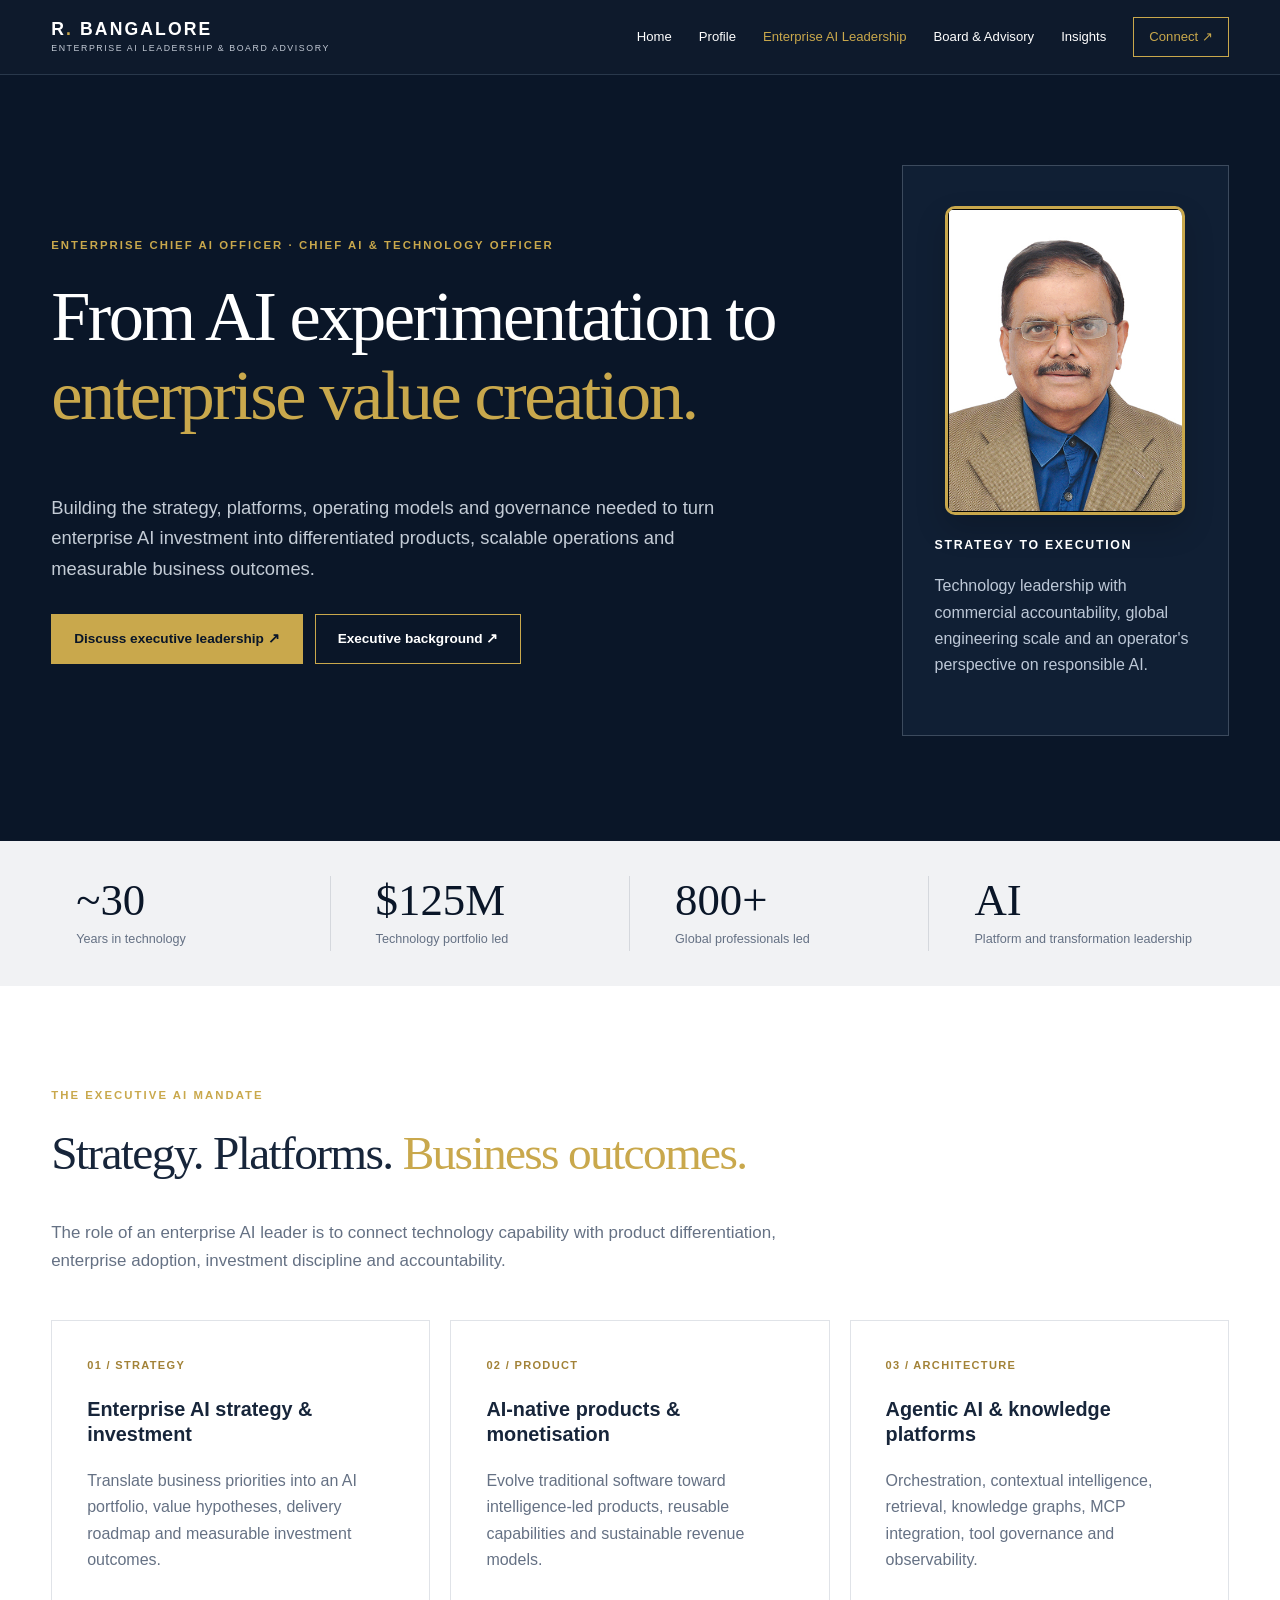
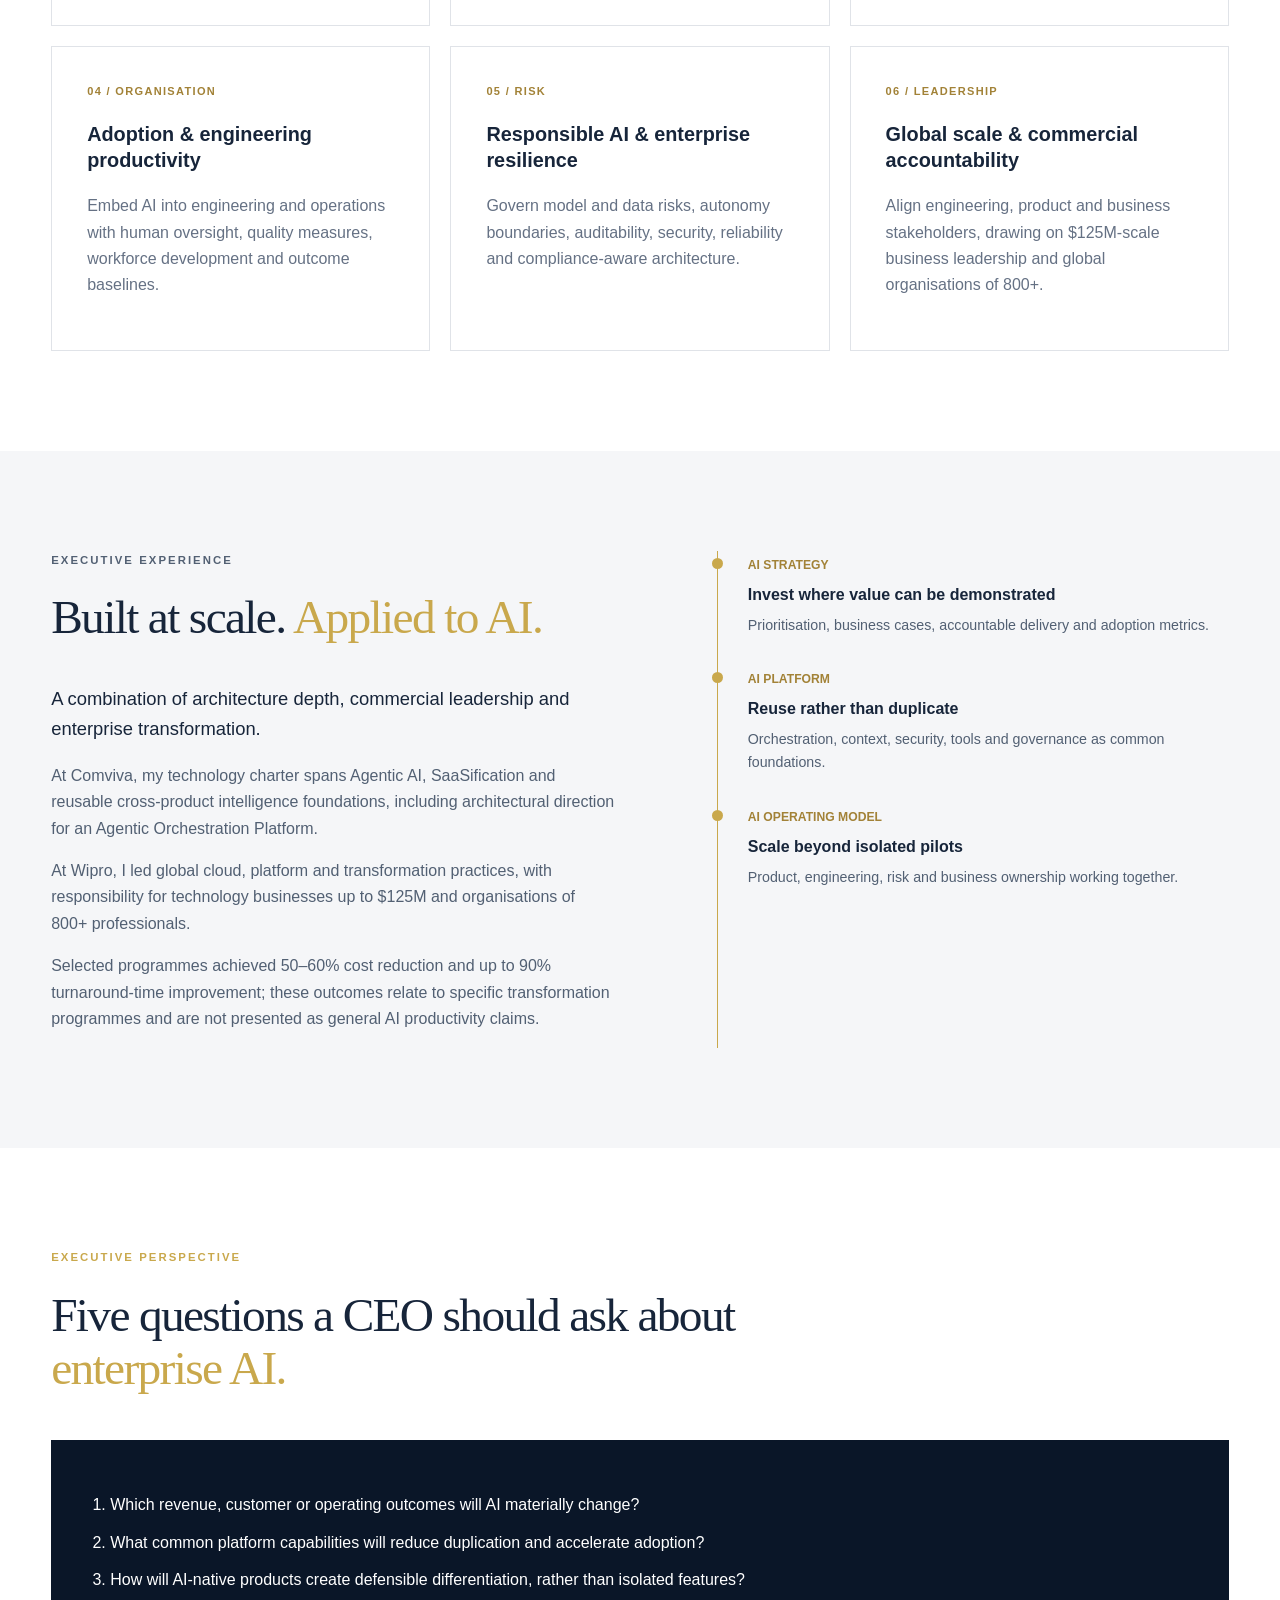
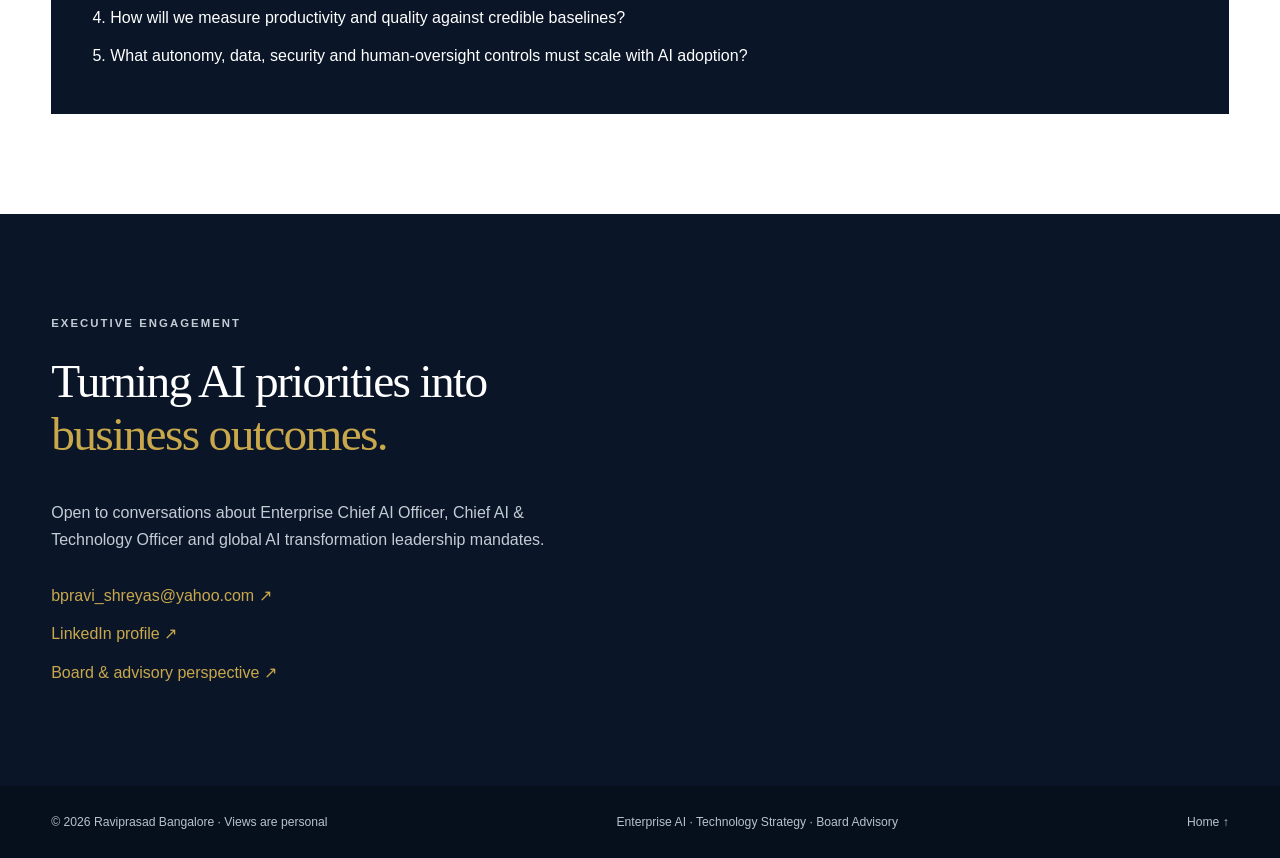
<file: enterprise-ai.html>
<!DOCTYPE html>

<html lang="en"><head><meta charset="utf-8"/><meta content="width=device-width, initial-scale=1" name="viewport"/>
<title>Enterprise AI Leadership | Raviprasad Bangalore</title>
<meta content="Enterprise Chief AI Officer and Chief AI &amp; Technology Officer leadership: AI strategy, AI-native product transformation, agentic platforms, adoption, governance and value creation." name="description"/>
<meta content="index,follow" name="robots"/><link href="https://raviprasadbangalore.com/enterprise-ai.html" rel="canonical"/><link href="styles.css" rel="stylesheet"/></head>
<body><header class="site-header"><a class="brand" href="index.html#home">R<span class="gold">.</span> BANGALORE <small>ENTERPRISE AI LEADERSHIP &amp; BOARD ADVISORY</small></a><button aria-expanded="false" aria-label="Toggle navigation" class="menu">☰</button>
<nav id="nav"><a href="index.html#home">Home</a><a href="index.html#about">Profile</a><a aria-current="page" href="enterprise-ai.html">Enterprise AI Leadership</a><a href="index.html#board">Board &amp; Advisory</a><a href="index.html#insights">Insights</a><a class="nav-contact" href="index.html#connect">Connect ↗</a></nav></header>
<main><section class="hero ai-page-hero"><div class="hero-content"><p class="eyebrow">ENTERPRISE CHIEF AI OFFICER · CHIEF AI &amp; TECHNOLOGY OFFICER</p>
<h1>From AI experimentation to <em>enterprise value creation.</em></h1>
<p class="hero-copy">Building the strategy, platforms, operating models and governance needed to turn enterprise AI investment into differentiated products, scalable operations and measurable business outcomes.</p>
<div class="actions"><a class="btn primary" href="index.html#connect">Discuss executive leadership ↗</a><a class="btn secondary" href="index.html#about">Executive background ↗</a></div></div>
<div class="hero-aside"><img alt="Raviprasad Bangalore — executive portrait" class="executive-photo" decoding="async" height="532" loading="eager" src="images/raviprasad-profile.jpg" width="413"/><div class="aside-label">STRATEGY TO EXECUTION</div><p>Technology leadership with commercial accountability, global engineering scale and an operator's perspective on responsible AI.</p></div></section>
<section aria-label="Leadership metrics" class="metrics"><div><strong>~30</strong><span>Years in technology</span></div><div><strong>$125M</strong><span>Technology portfolio led</span></div><div><strong>800+</strong><span>Global professionals led</span></div><div><strong>AI</strong><span>Platform and transformation leadership</span></div></section>
<section class="section"><div class="section-heading"><p class="eyebrow">THE EXECUTIVE AI MANDATE</p><h2>Strategy. Platforms. <em>Business outcomes.</em></h2>
<p>The role of an enterprise AI leader is to connect technology capability with product differentiation, enterprise adoption, investment discipline and accountability.</p></div>
<div class="cards three">
<article class="card"><span class="card-index">01 / STRATEGY</span><h3>Enterprise AI strategy &amp; investment</h3><p>Translate business priorities into an AI portfolio, value hypotheses, delivery roadmap and measurable investment outcomes.</p></article>
<article class="card"><span class="card-index">02 / PRODUCT</span><h3>AI-native products &amp; monetisation</h3><p>Evolve traditional software toward intelligence-led products, reusable capabilities and sustainable revenue models.</p></article>
<article class="card"><span class="card-index">03 / ARCHITECTURE</span><h3>Agentic AI &amp; knowledge platforms</h3><p>Orchestration, contextual intelligence, retrieval, knowledge graphs, MCP integration, tool governance and observability.</p></article>
<article class="card"><span class="card-index">04 / ORGANISATION</span><h3>Adoption &amp; engineering productivity</h3><p>Embed AI into engineering and operations with human oversight, quality measures, workforce development and outcome baselines.</p></article>
<article class="card"><span class="card-index">05 / RISK</span><h3>Responsible AI &amp; enterprise resilience</h3><p>Govern model and data risks, autonomy boundaries, auditability, security, reliability and compliance-aware architecture.</p></article>
<article class="card"><span class="card-index">06 / LEADERSHIP</span><h3>Global scale &amp; commercial accountability</h3><p>Align engineering, product and business stakeholders, drawing on $125M-scale business leadership and global organisations of 800+.</p></article>
</div></section>
<section class="section alt"><div class="split"><div><p class="eyebrow">EXECUTIVE EXPERIENCE</p><h2>Built at scale. <em>Applied to AI.</em></h2>
<p class="lead">A combination of architecture depth, commercial leadership and enterprise transformation.</p>
<p>At Comviva, my technology charter spans Agentic AI, SaaSification and reusable cross-product intelligence foundations, including architectural direction for an Agentic Orchestration Platform.</p>
<p>At Wipro, I led global cloud, platform and transformation practices, with responsibility for technology businesses up to $125M and organisations of 800+ professionals.</p>
<p>Selected programmes achieved 50–60% cost reduction and up to 90% turnaround-time improvement; these outcomes relate to specific transformation programmes and are not presented as general AI productivity claims.</p></div>
<div class="timeline"><div><span>AI STRATEGY</span><h4>Invest where value can be demonstrated</h4><p>Prioritisation, business cases, accountable delivery and adoption metrics.</p></div><div><span>AI PLATFORM</span><h4>Reuse rather than duplicate</h4><p>Orchestration, context, security, tools and governance as common foundations.</p></div><div><span>AI OPERATING MODEL</span><h4>Scale beyond isolated pilots</h4><p>Product, engineering, risk and business ownership working together.</p></div></div></div></section>
<section class="section"><div class="section-heading"><p class="eyebrow">EXECUTIVE PERSPECTIVE</p><h2>Five questions a CEO should ask about <em>enterprise AI.</em></h2></div>
<div class="committee"><ol class="board-questions"><li>Which revenue, customer or operating outcomes will AI materially change?</li><li>What common platform capabilities will reduce duplication and accelerate adoption?</li><li>How will AI-native products create defensible differentiation, rather than isolated features?</li><li>How will we measure productivity and quality against credible baselines?</li><li>What autonomy, data, security and human-oversight controls must scale with AI adoption?</li></ol></div></section>
<section class="section connect"><div><p class="eyebrow">EXECUTIVE ENGAGEMENT</p><h2>Turning AI priorities into <em>business outcomes.</em></h2><p>Open to conversations about Enterprise Chief AI Officer, Chief AI &amp; Technology Officer and global AI transformation leadership mandates.</p>
<div class="contact-links"><a href="mailto:bpravi_shreyas@yahoo.com?subject=Enterprise%20AI%20Leadership%20Conversation">bpravi_shreyas@yahoo.com ↗</a><a href="https://www.linkedin.com/in/rbangalore" rel="noopener noreferrer" target="_blank">LinkedIn profile ↗</a><a href="index.html#board">Board &amp; advisory perspective ↗</a></div></div></section></main>
<footer><span>© <span id="year"></span> Raviprasad Bangalore · Views are personal</span><span>Enterprise AI · Technology Strategy · Board Advisory</span><a href="index.html#home">Home ↑</a></footer><script src="script.js"></script></body></html>
</file>
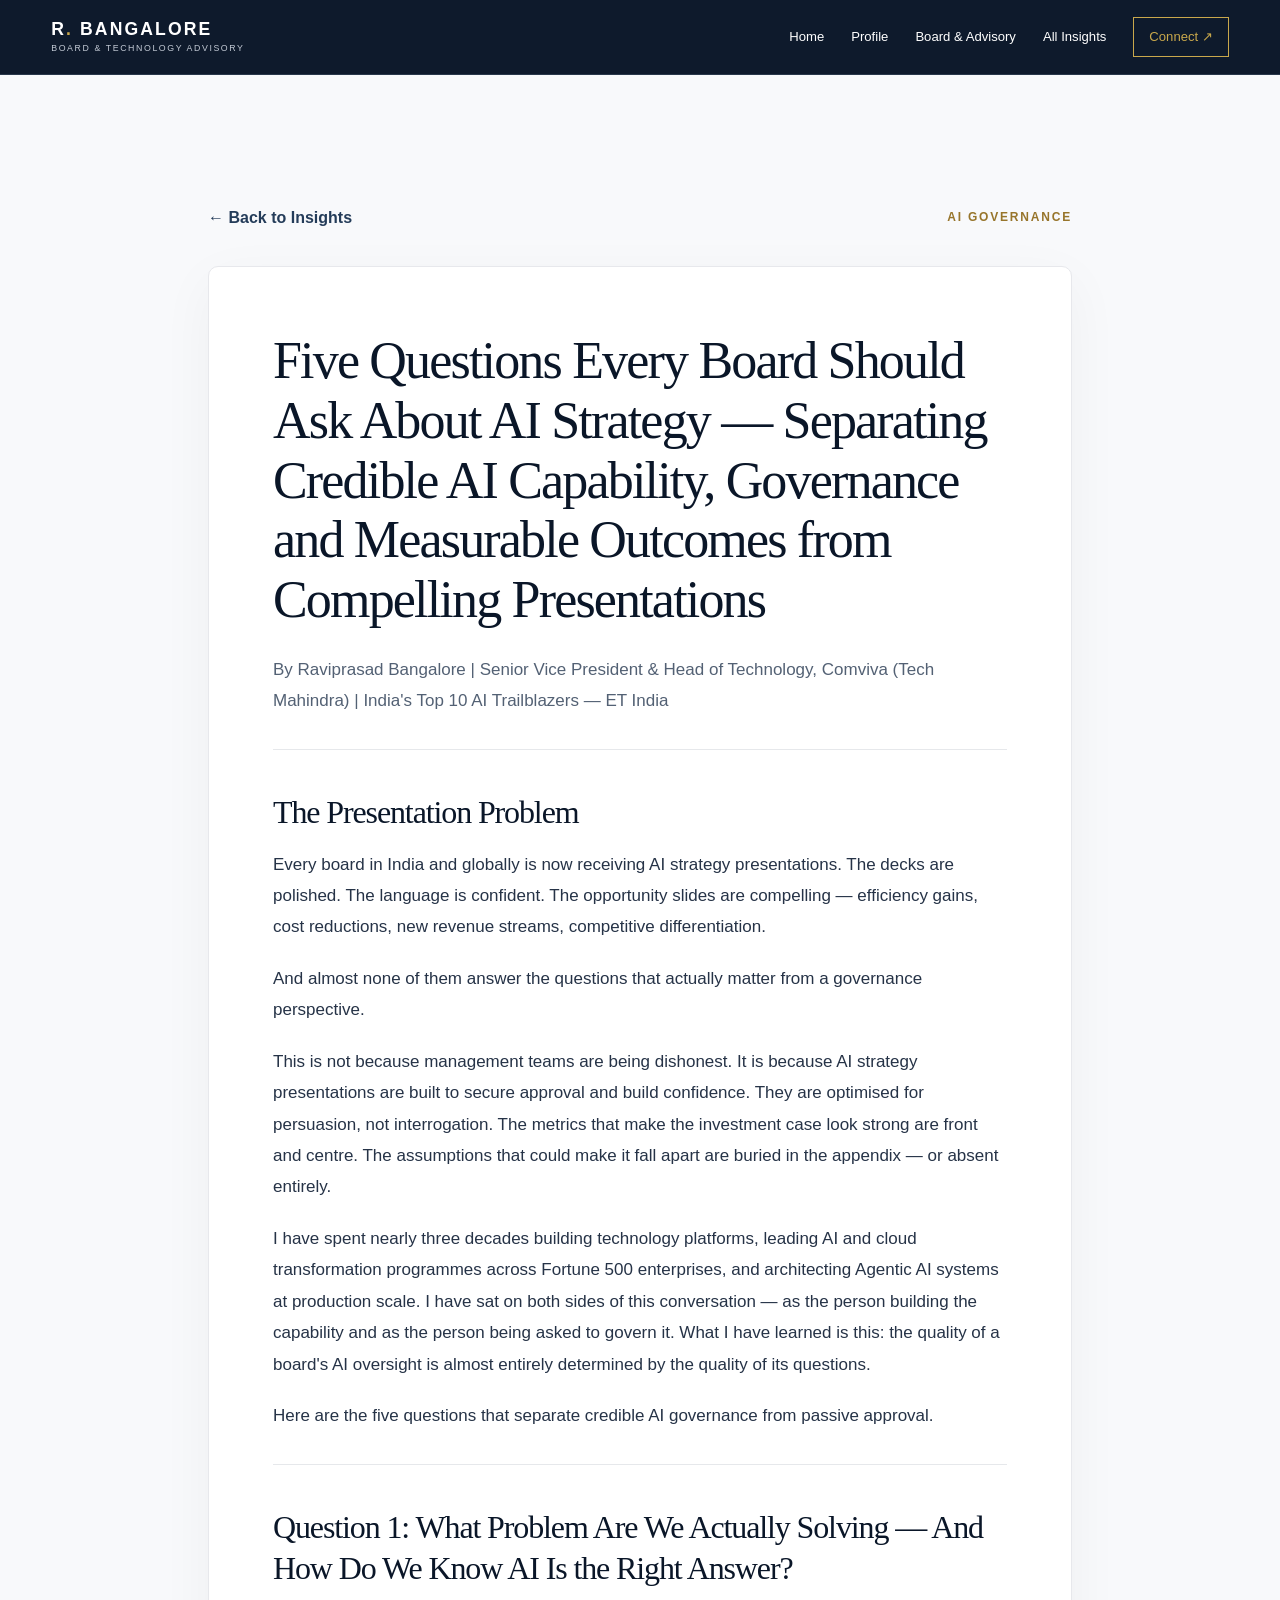
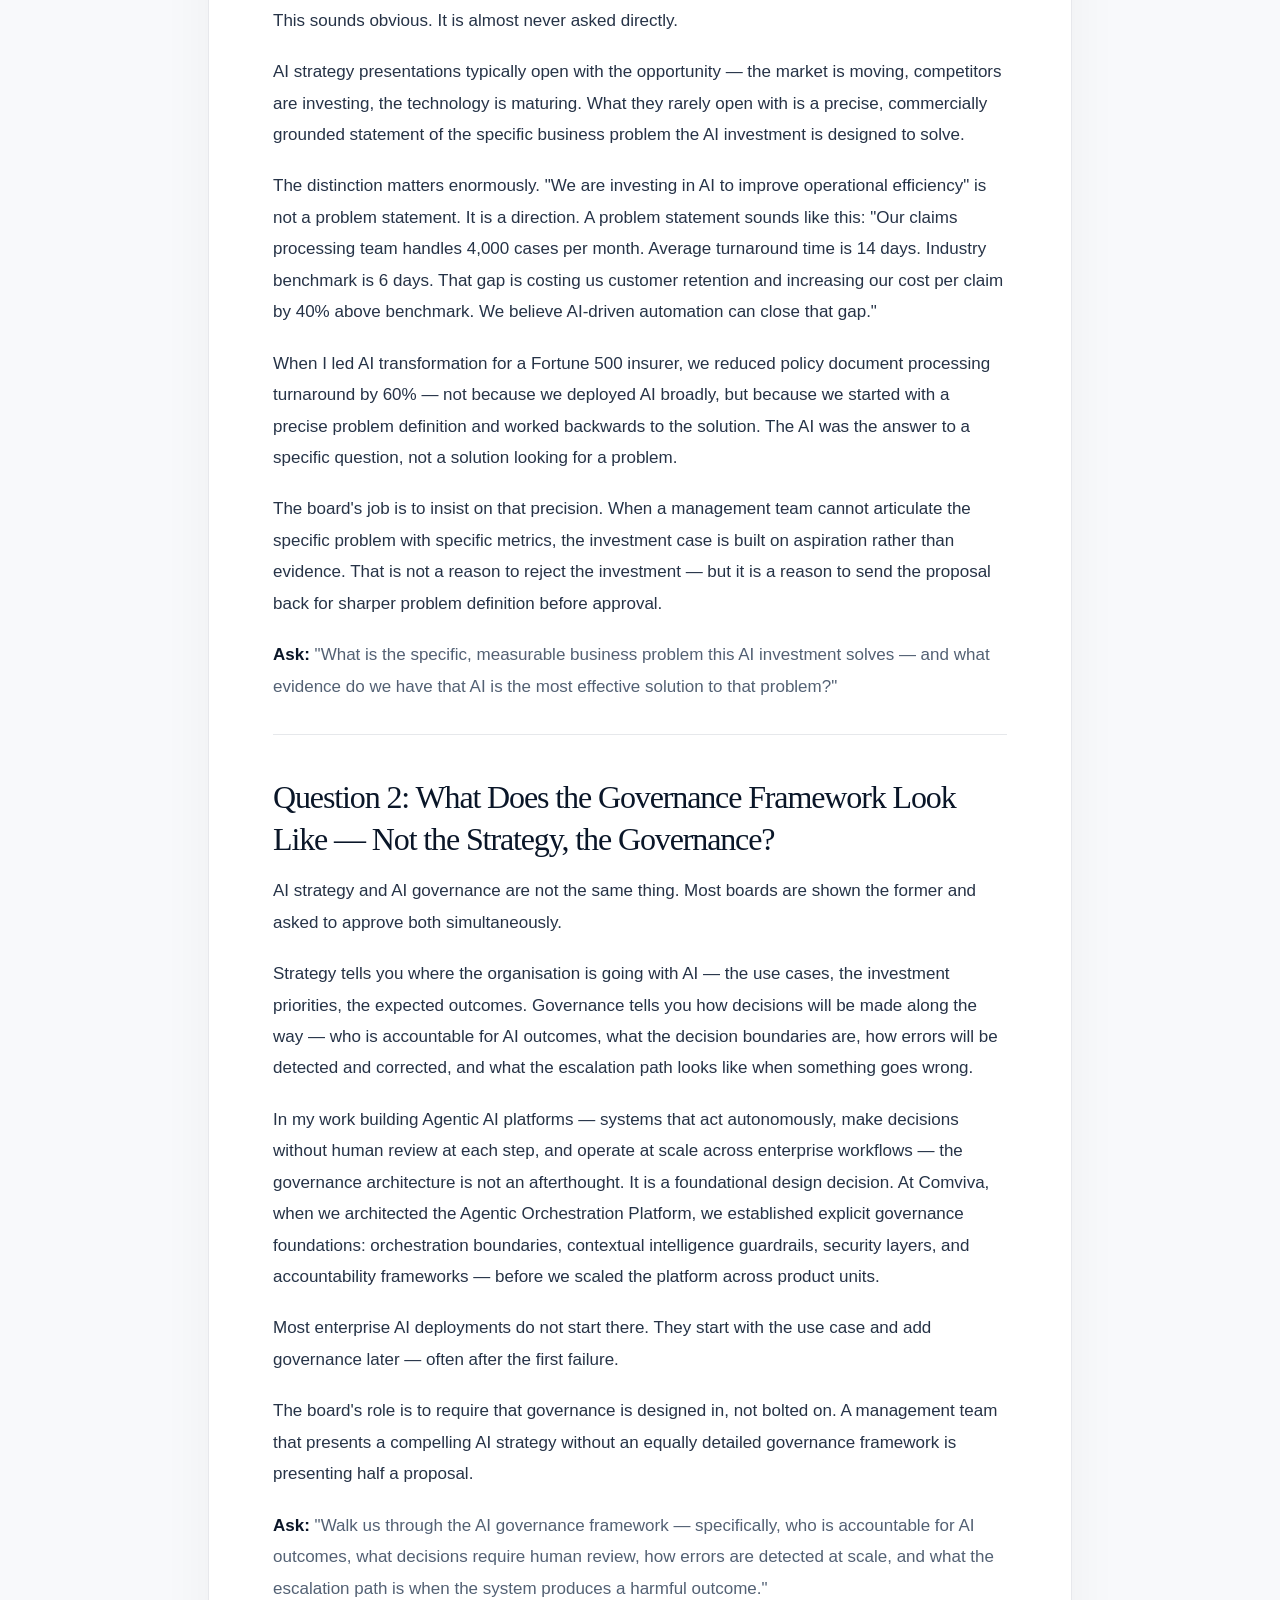
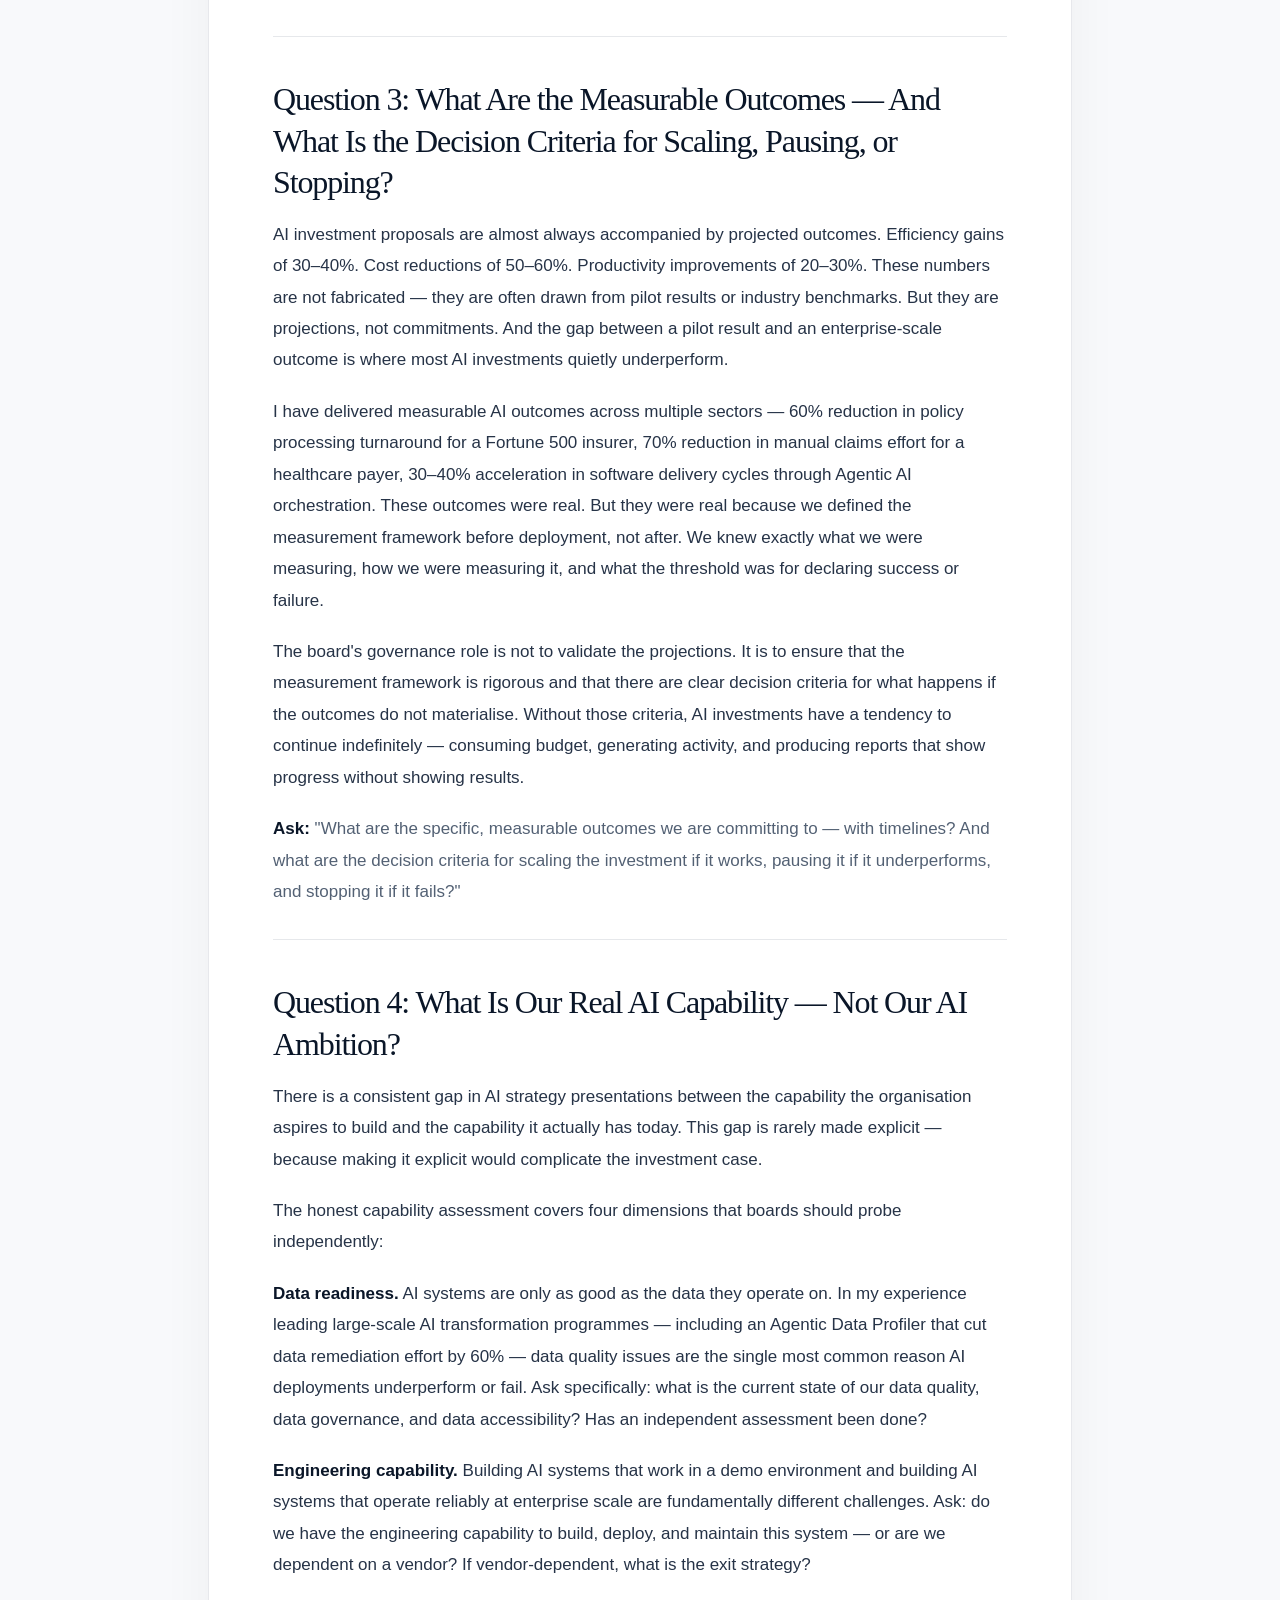
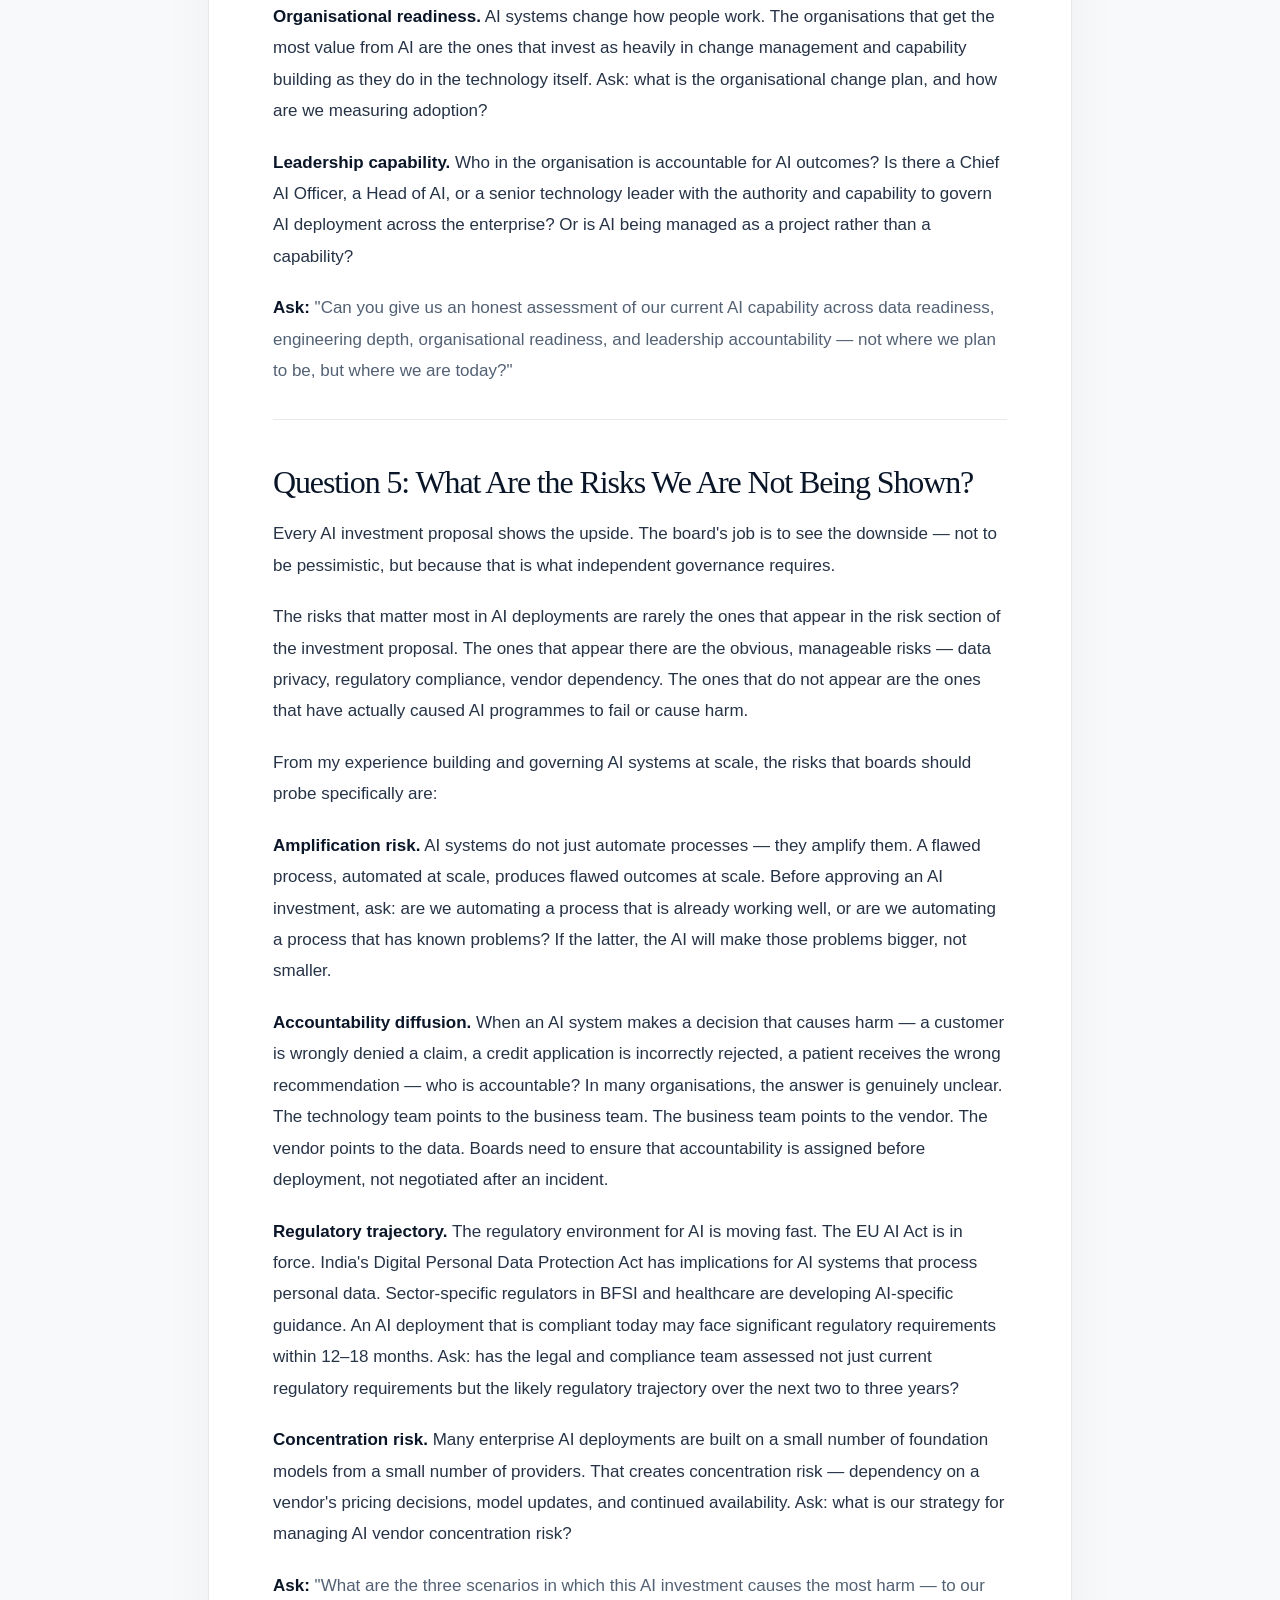
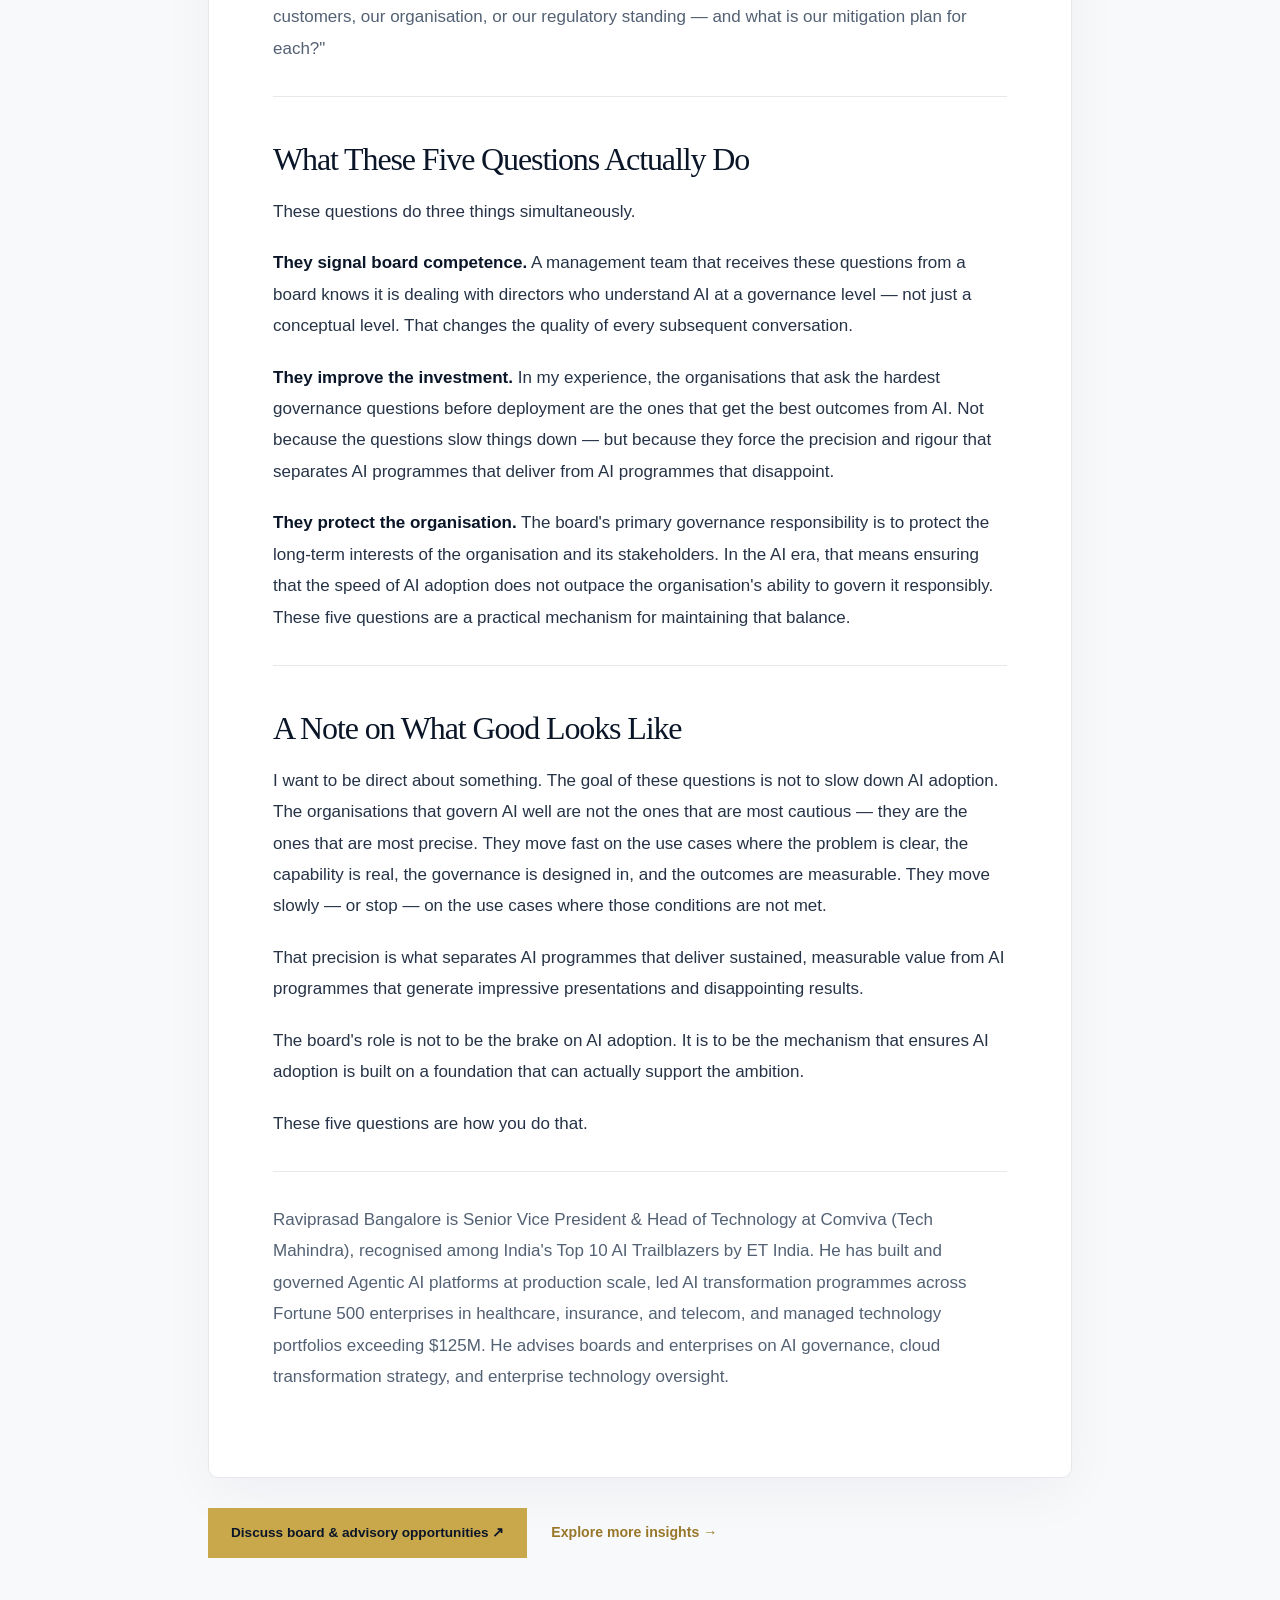
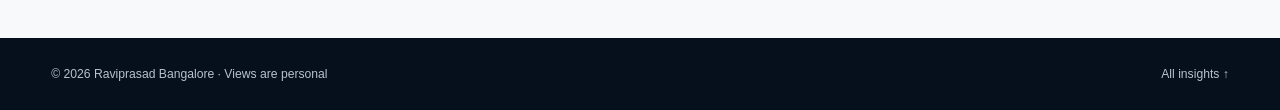
<file: five-questions-about-ai-strategy.html>
<!doctype html><html lang="en"><head><meta charset="utf-8"><meta name="viewport" content="width=device-width,initial-scale=1"><meta name="theme-color" content="#0A1628"><meta name="description" content="A practical framework for evaluating AI strategy and measurable outcomes."><title>Five Questions Every Board Should Ask About AI Strategy | Raviprasad Bangalore</title><link rel="stylesheet" href="../styles.css"><link rel="stylesheet" href="article.css"></head><body><header class="site-header"><a class="brand" href="../index.html#home">R<span class="gold">.</span> BANGALORE <small>BOARD & TECHNOLOGY ADVISORY</small></a><nav id="nav"><a href="../index.html#home">Home</a><a href="../index.html#about">Profile</a><a href="../index.html#board">Board & Advisory</a><a href="../index.html#insights">All Insights</a><a href="../index.html#connect" class="nav-contact">Connect ↗</a></nav></header><main class="article-page"><div class="article-top"><a href="../index.html#insights" class="back-link">← Back to Insights</a><span class="article-category">AI GOVERNANCE</span></div><article class="article-body"><h1>Five Questions Every Board Should Ask About AI Strategy — Separating Credible AI Capability, Governance and Measurable Outcomes from Compelling Presentations</h1>
<p><em>By Raviprasad Bangalore | Senior Vice President &amp; Head of Technology, Comviva (Tech Mahindra) | India's Top 10 AI Trailblazers — ET India</em></p>
<hr />
<h2>The Presentation Problem</h2>
<p>Every board in India and globally is now receiving AI strategy presentations. The decks are polished. The language is confident. The opportunity slides are compelling — efficiency gains, cost reductions, new revenue streams, competitive differentiation.</p>
<p>And almost none of them answer the questions that actually matter from a governance perspective.</p>
<p>This is not because management teams are being dishonest. It is because AI strategy presentations are built to secure approval and build confidence. They are optimised for persuasion, not interrogation. The metrics that make the investment case look strong are front and centre. The assumptions that could make it fall apart are buried in the appendix — or absent entirely.</p>
<p>I have spent nearly three decades building technology platforms, leading AI and cloud transformation programmes across Fortune 500 enterprises, and architecting Agentic AI systems at production scale. I have sat on both sides of this conversation — as the person building the capability and as the person being asked to govern it. What I have learned is this: the quality of a board's AI oversight is almost entirely determined by the quality of its questions.</p>
<p>Here are the five questions that separate credible AI governance from passive approval.</p>
<hr />
<h2>Question 1: What Problem Are We Actually Solving — And How Do We Know AI Is the Right Answer?</h2>
<p>This sounds obvious. It is almost never asked directly.</p>
<p>AI strategy presentations typically open with the opportunity — the market is moving, competitors are investing, the technology is maturing. What they rarely open with is a precise, commercially grounded statement of the specific business problem the AI investment is designed to solve.</p>
<p>The distinction matters enormously. &quot;We are investing in AI to improve operational efficiency&quot; is not a problem statement. It is a direction. A problem statement sounds like this: &quot;Our claims processing team handles 4,000 cases per month. Average turnaround time is 14 days. Industry benchmark is 6 days. That gap is costing us customer retention and increasing our cost per claim by 40% above benchmark. We believe AI-driven automation can close that gap.&quot;</p>
<p>When I led AI transformation for a Fortune 500 insurer, we reduced policy document processing turnaround by 60% — not because we deployed AI broadly, but because we started with a precise problem definition and worked backwards to the solution. The AI was the answer to a specific question, not a solution looking for a problem.</p>
<p>The board's job is to insist on that precision. When a management team cannot articulate the specific problem with specific metrics, the investment case is built on aspiration rather than evidence. That is not a reason to reject the investment — but it is a reason to send the proposal back for sharper problem definition before approval.</p>
<p><strong>Ask:</strong> <em>&quot;What is the specific, measurable business problem this AI investment solves — and what evidence do we have that AI is the most effective solution to that problem?&quot;</em></p>
<hr />
<h2>Question 2: What Does the Governance Framework Look Like — Not the Strategy, the Governance?</h2>
<p>AI strategy and AI governance are not the same thing. Most boards are shown the former and asked to approve both simultaneously.</p>
<p>Strategy tells you where the organisation is going with AI — the use cases, the investment priorities, the expected outcomes. Governance tells you how decisions will be made along the way — who is accountable for AI outcomes, what the decision boundaries are, how errors will be detected and corrected, and what the escalation path looks like when something goes wrong.</p>
<p>In my work building Agentic AI platforms — systems that act autonomously, make decisions without human review at each step, and operate at scale across enterprise workflows — the governance architecture is not an afterthought. It is a foundational design decision. At Comviva, when we architected the Agentic Orchestration Platform, we established explicit governance foundations: orchestration boundaries, contextual intelligence guardrails, security layers, and accountability frameworks — before we scaled the platform across product units.</p>
<p>Most enterprise AI deployments do not start there. They start with the use case and add governance later — often after the first failure.</p>
<p>The board's role is to require that governance is designed in, not bolted on. A management team that presents a compelling AI strategy without an equally detailed governance framework is presenting half a proposal.</p>
<p><strong>Ask:</strong> <em>&quot;Walk us through the AI governance framework — specifically, who is accountable for AI outcomes, what decisions require human review, how errors are detected at scale, and what the escalation path is when the system produces a harmful outcome.&quot;</em></p>
<hr />
<h2>Question 3: What Are the Measurable Outcomes — And What Is the Decision Criteria for Scaling, Pausing, or Stopping?</h2>
<p>AI investment proposals are almost always accompanied by projected outcomes. Efficiency gains of 30–40%. Cost reductions of 50–60%. Productivity improvements of 20–30%. These numbers are not fabricated — they are often drawn from pilot results or industry benchmarks. But they are projections, not commitments. And the gap between a pilot result and an enterprise-scale outcome is where most AI investments quietly underperform.</p>
<p>I have delivered measurable AI outcomes across multiple sectors — 60% reduction in policy processing turnaround for a Fortune 500 insurer, 70% reduction in manual claims effort for a healthcare payer, 30–40% acceleration in software delivery cycles through Agentic AI orchestration. These outcomes were real. But they were real because we defined the measurement framework before deployment, not after. We knew exactly what we were measuring, how we were measuring it, and what the threshold was for declaring success or failure.</p>
<p>The board's governance role is not to validate the projections. It is to ensure that the measurement framework is rigorous and that there are clear decision criteria for what happens if the outcomes do not materialise. Without those criteria, AI investments have a tendency to continue indefinitely — consuming budget, generating activity, and producing reports that show progress without showing results.</p>
<p><strong>Ask:</strong> <em>&quot;What are the specific, measurable outcomes we are committing to — with timelines? And what are the decision criteria for scaling the investment if it works, pausing it if it underperforms, and stopping it if it fails?&quot;</em></p>
<hr />
<h2>Question 4: What Is Our Real AI Capability — Not Our AI Ambition?</h2>
<p>There is a consistent gap in AI strategy presentations between the capability the organisation aspires to build and the capability it actually has today. This gap is rarely made explicit — because making it explicit would complicate the investment case.</p>
<p>The honest capability assessment covers four dimensions that boards should probe independently:</p>
<p><strong>Data readiness.</strong> AI systems are only as good as the data they operate on. In my experience leading large-scale AI transformation programmes — including an Agentic Data Profiler that cut data remediation effort by 60% — data quality issues are the single most common reason AI deployments underperform or fail. Ask specifically: what is the current state of our data quality, data governance, and data accessibility? Has an independent assessment been done?</p>
<p><strong>Engineering capability.</strong> Building AI systems that work in a demo environment and building AI systems that operate reliably at enterprise scale are fundamentally different challenges. Ask: do we have the engineering capability to build, deploy, and maintain this system — or are we dependent on a vendor? If vendor-dependent, what is the exit strategy?</p>
<p><strong>Organisational readiness.</strong> AI systems change how people work. The organisations that get the most value from AI are the ones that invest as heavily in change management and capability building as they do in the technology itself. Ask: what is the organisational change plan, and how are we measuring adoption?</p>
<p><strong>Leadership capability.</strong> Who in the organisation is accountable for AI outcomes? Is there a Chief AI Officer, a Head of AI, or a senior technology leader with the authority and capability to govern AI deployment across the enterprise? Or is AI being managed as a project rather than a capability?</p>
<p><strong>Ask:</strong> <em>&quot;Can you give us an honest assessment of our current AI capability across data readiness, engineering depth, organisational readiness, and leadership accountability — not where we plan to be, but where we are today?&quot;</em></p>
<hr />
<h2>Question 5: What Are the Risks We Are Not Being Shown?</h2>
<p>Every AI investment proposal shows the upside. The board's job is to see the downside — not to be pessimistic, but because that is what independent governance requires.</p>
<p>The risks that matter most in AI deployments are rarely the ones that appear in the risk section of the investment proposal. The ones that appear there are the obvious, manageable risks — data privacy, regulatory compliance, vendor dependency. The ones that do not appear are the ones that have actually caused AI programmes to fail or cause harm.</p>
<p>From my experience building and governing AI systems at scale, the risks that boards should probe specifically are:</p>
<p><strong>Amplification risk.</strong> AI systems do not just automate processes — they amplify them. A flawed process, automated at scale, produces flawed outcomes at scale. Before approving an AI investment, ask: are we automating a process that is already working well, or are we automating a process that has known problems? If the latter, the AI will make those problems bigger, not smaller.</p>
<p><strong>Accountability diffusion.</strong> When an AI system makes a decision that causes harm — a customer is wrongly denied a claim, a credit application is incorrectly rejected, a patient receives the wrong recommendation — who is accountable? In many organisations, the answer is genuinely unclear. The technology team points to the business team. The business team points to the vendor. The vendor points to the data. Boards need to ensure that accountability is assigned before deployment, not negotiated after an incident.</p>
<p><strong>Regulatory trajectory.</strong> The regulatory environment for AI is moving fast. The EU AI Act is in force. India's Digital Personal Data Protection Act has implications for AI systems that process personal data. Sector-specific regulators in BFSI and healthcare are developing AI-specific guidance. An AI deployment that is compliant today may face significant regulatory requirements within 12–18 months. Ask: has the legal and compliance team assessed not just current regulatory requirements but the likely regulatory trajectory over the next two to three years?</p>
<p><strong>Concentration risk.</strong> Many enterprise AI deployments are built on a small number of foundation models from a small number of providers. That creates concentration risk — dependency on a vendor's pricing decisions, model updates, and continued availability. Ask: what is our strategy for managing AI vendor concentration risk?</p>
<p><strong>Ask:</strong> <em>&quot;What are the three scenarios in which this AI investment causes the most harm — to our customers, our organisation, or our regulatory standing — and what is our mitigation plan for each?&quot;</em></p>
<hr />
<h2>What These Five Questions Actually Do</h2>
<p>These questions do three things simultaneously.</p>
<p><strong>They signal board competence.</strong> A management team that receives these questions from a board knows it is dealing with directors who understand AI at a governance level — not just a conceptual level. That changes the quality of every subsequent conversation.</p>
<p><strong>They improve the investment.</strong> In my experience, the organisations that ask the hardest governance questions before deployment are the ones that get the best outcomes from AI. Not because the questions slow things down — but because they force the precision and rigour that separates AI programmes that deliver from AI programmes that disappoint.</p>
<p><strong>They protect the organisation.</strong> The board's primary governance responsibility is to protect the long-term interests of the organisation and its stakeholders. In the AI era, that means ensuring that the speed of AI adoption does not outpace the organisation's ability to govern it responsibly. These five questions are a practical mechanism for maintaining that balance.</p>
<hr />
<h2>A Note on What Good Looks Like</h2>
<p>I want to be direct about something. The goal of these questions is not to slow down AI adoption. The organisations that govern AI well are not the ones that are most cautious — they are the ones that are most precise. They move fast on the use cases where the problem is clear, the capability is real, the governance is designed in, and the outcomes are measurable. They move slowly — or stop — on the use cases where those conditions are not met.</p>
<p>That precision is what separates AI programmes that deliver sustained, measurable value from AI programmes that generate impressive presentations and disappointing results.</p>
<p>The board's role is not to be the brake on AI adoption. It is to be the mechanism that ensures AI adoption is built on a foundation that can actually support the ambition.</p>
<p>These five questions are how you do that.</p>
<hr />
<p><em>Raviprasad Bangalore is Senior Vice President &amp; Head of Technology at Comviva (Tech Mahindra), recognised among India's Top 10 AI Trailblazers by ET India. He has built and governed Agentic AI platforms at production scale, led AI transformation programmes across Fortune 500 enterprises in healthcare, insurance, and telecom, and managed technology portfolios exceeding $125M. He advises boards and enterprises on AI governance, cloud transformation strategy, and enterprise technology oversight.</em></p>
</article><div class="article-end"><a class="btn primary" href="../index.html#connect">Discuss board & advisory opportunities ↗</a><a href="../index.html#insights" class="text-link">Explore more insights →</a></div></main><footer><span>© 2026 Raviprasad Bangalore · Views are personal</span><a href="../index.html#insights">All insights ↑</a></footer></body></html>
</file>
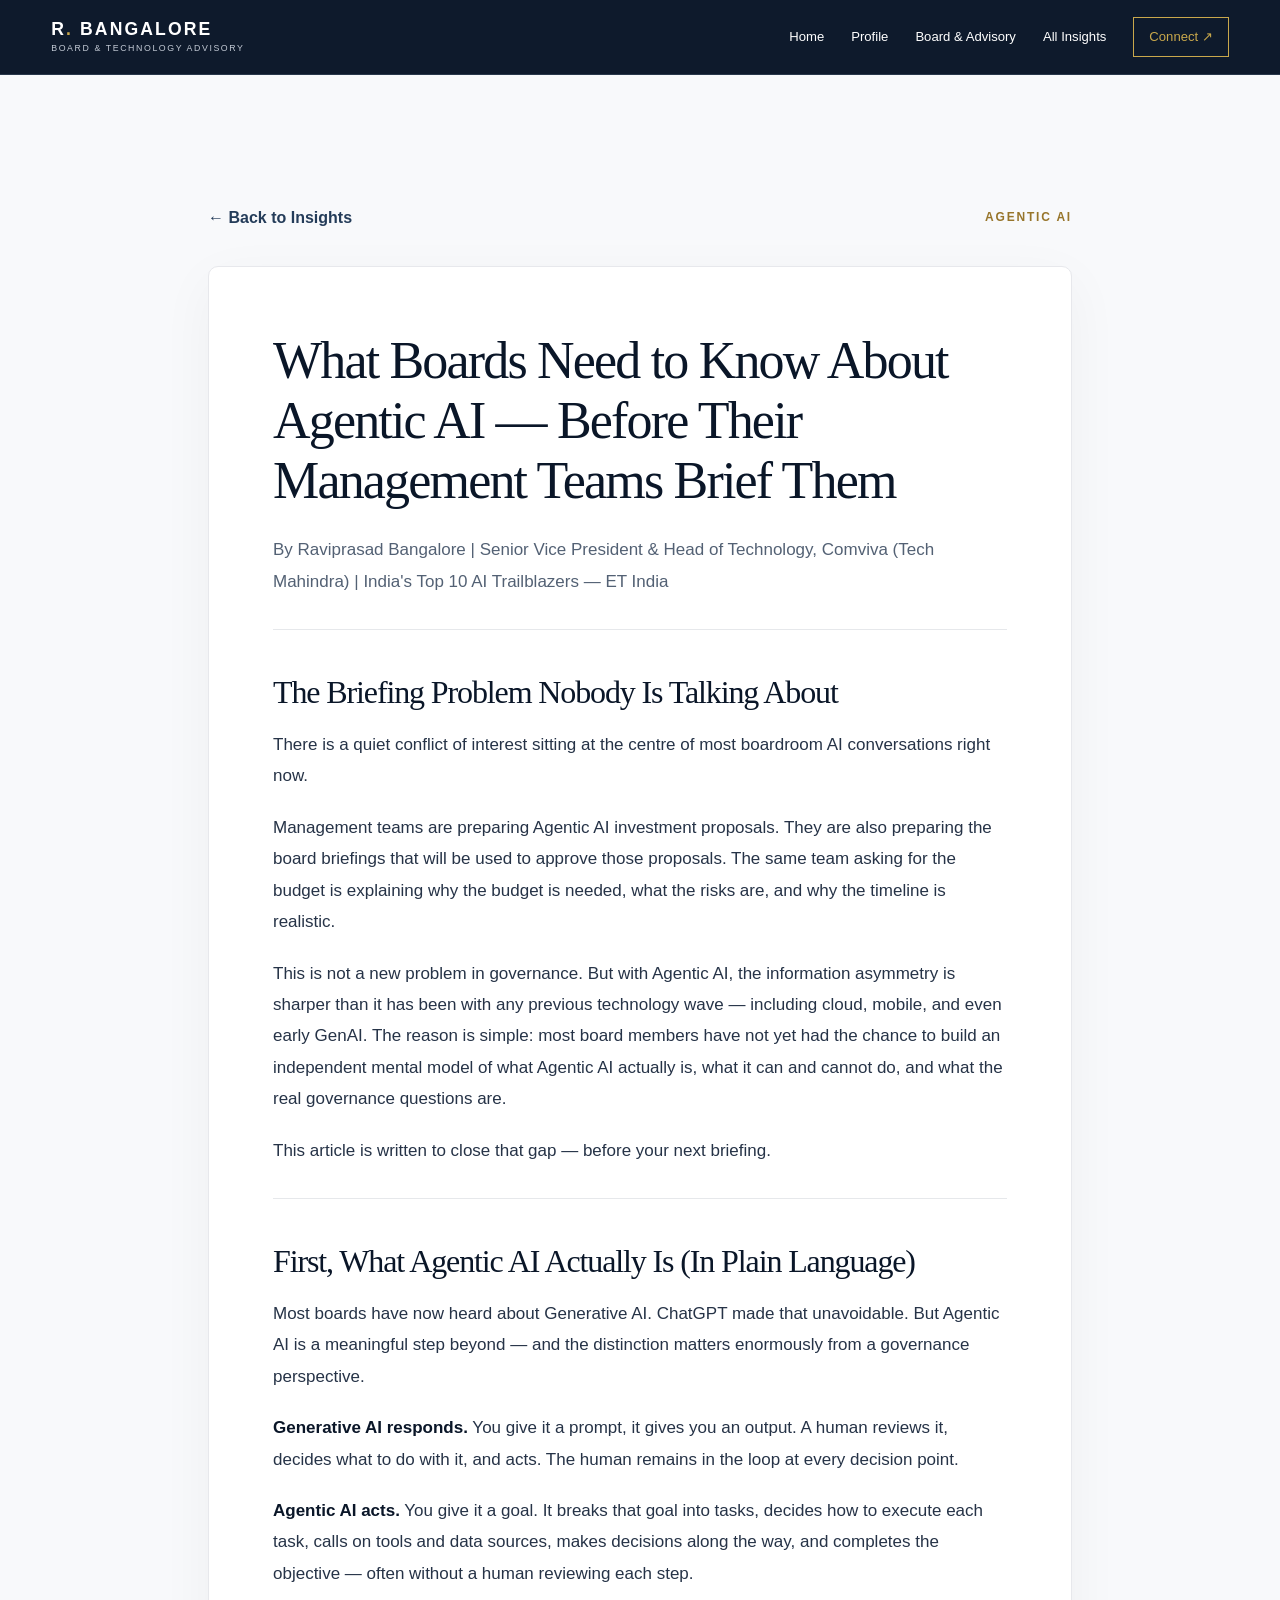
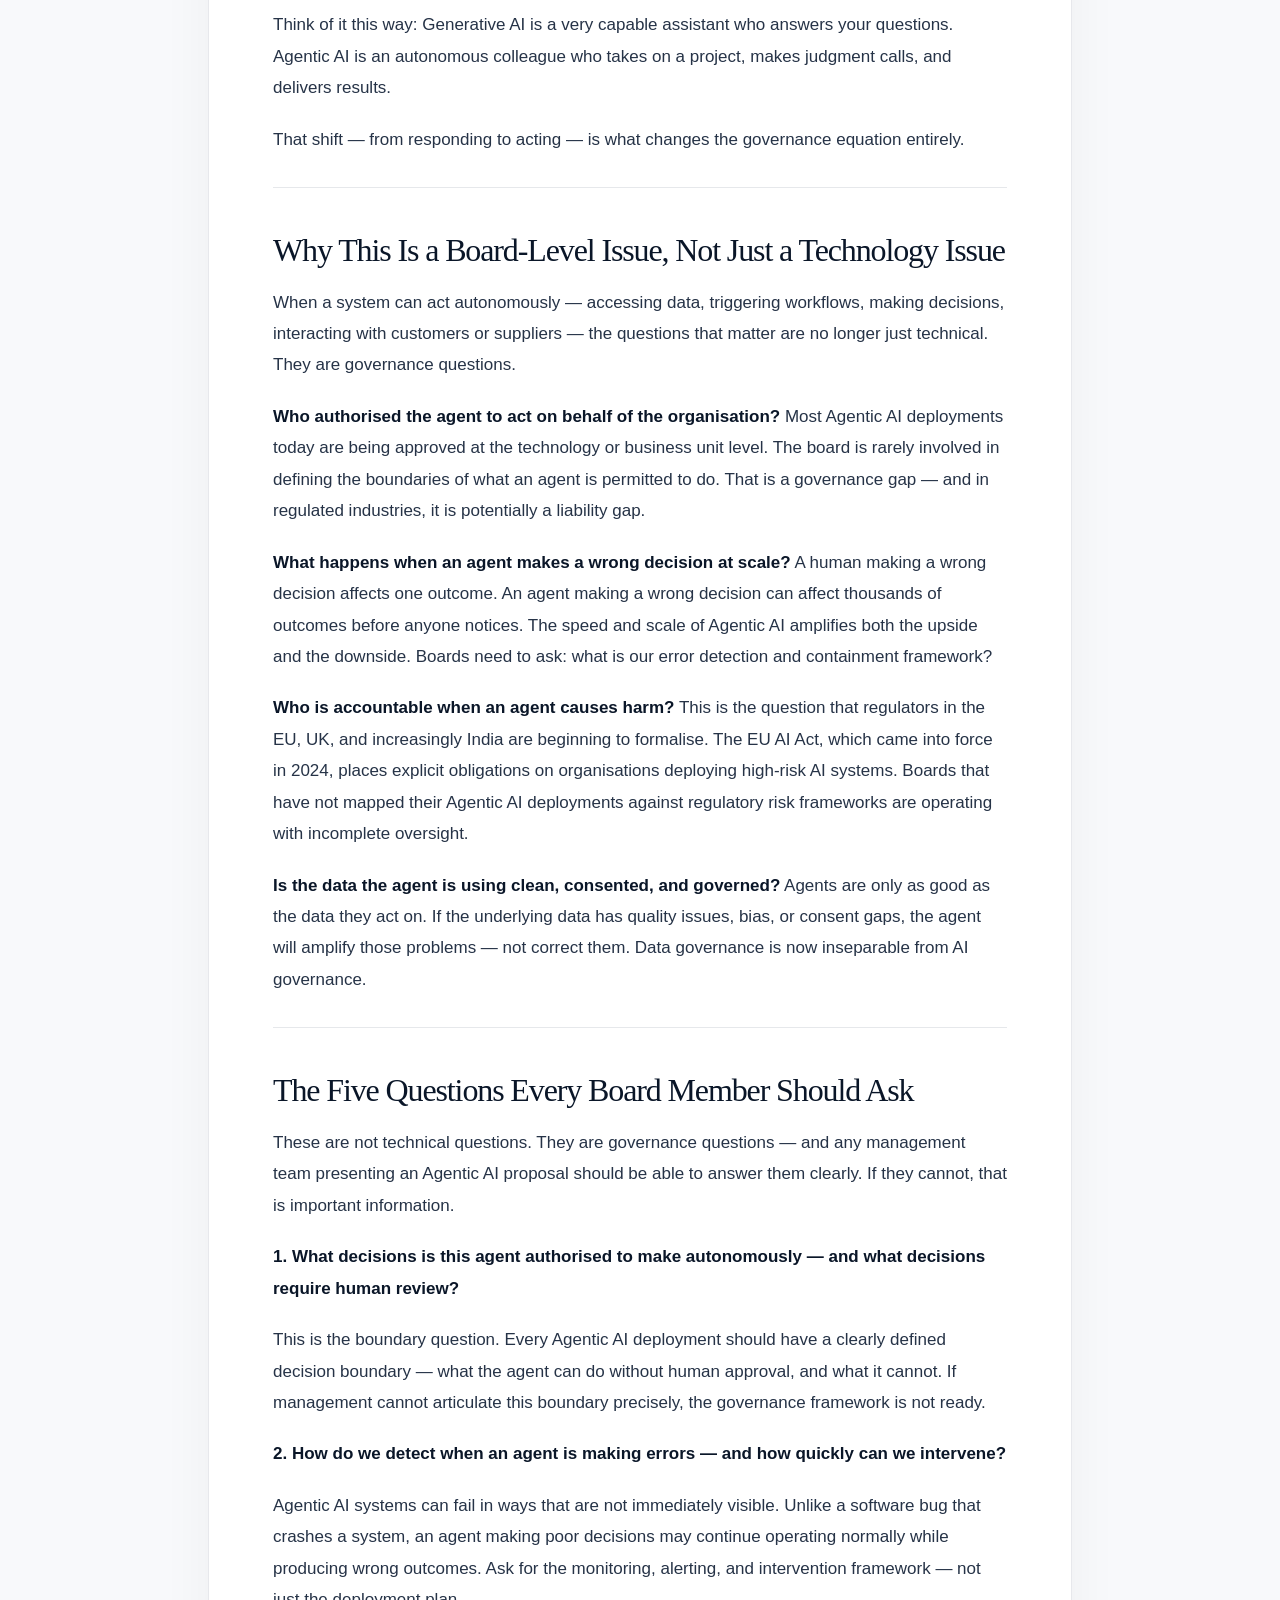
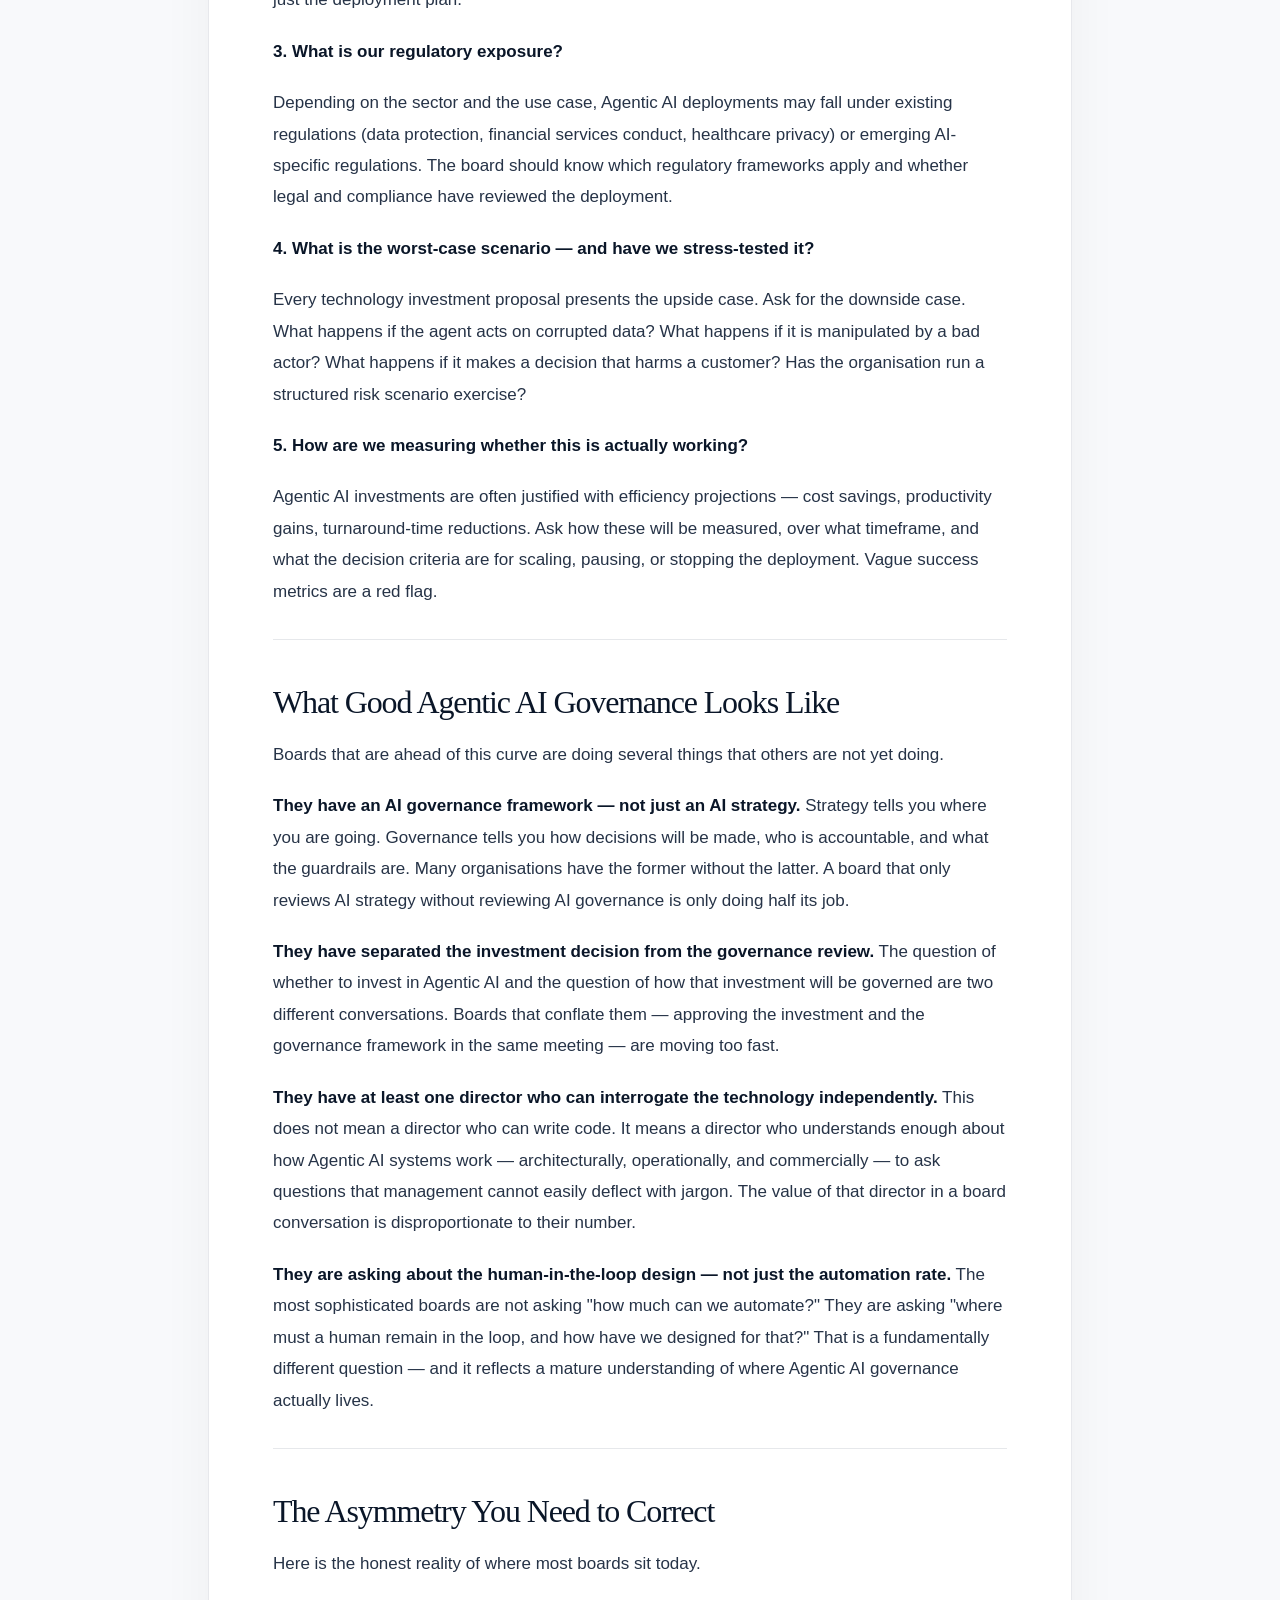
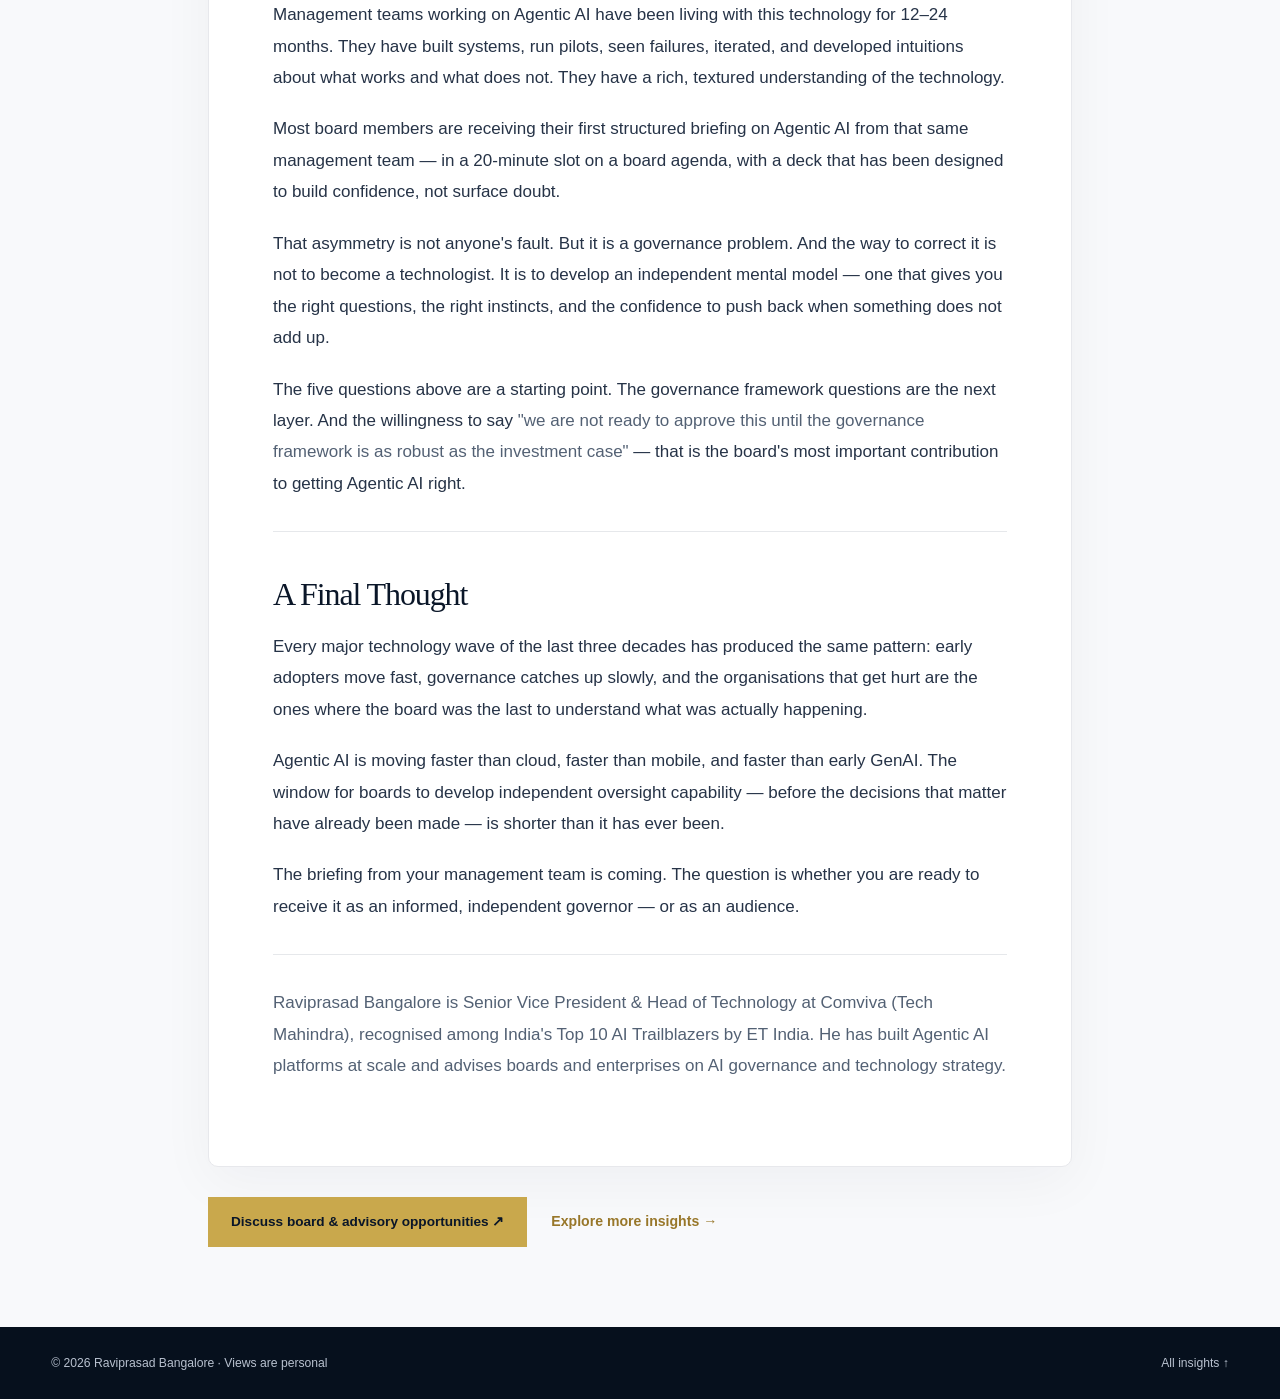
<file: what-boards-need-to-know-about-agentic-ai.html>
<!doctype html><html lang="en"><head><meta charset="utf-8"><meta name="viewport" content="width=device-width,initial-scale=1"><meta name="theme-color" content="#0A1628"><meta name="description" content="Understanding autonomous decisions, oversight and accountability."><title>What Boards Need to Know About Agentic AI | Raviprasad Bangalore</title><link rel="stylesheet" href="../styles.css"><link rel="stylesheet" href="article.css"></head><body><header class="site-header"><a class="brand" href="../index.html#home">R<span class="gold">.</span> BANGALORE <small>BOARD & TECHNOLOGY ADVISORY</small></a><nav id="nav"><a href="../index.html#home">Home</a><a href="../index.html#about">Profile</a><a href="../index.html#board">Board & Advisory</a><a href="../index.html#insights">All Insights</a><a href="../index.html#connect" class="nav-contact">Connect ↗</a></nav></header><main class="article-page"><div class="article-top"><a href="../index.html#insights" class="back-link">← Back to Insights</a><span class="article-category">AGENTIC AI</span></div><article class="article-body"><h1>What Boards Need to Know About Agentic AI — Before Their Management Teams Brief Them</h1>
<p><em>By Raviprasad Bangalore | Senior Vice President &amp; Head of Technology, Comviva (Tech Mahindra) | India's Top 10 AI Trailblazers — ET India</em></p>
<hr />
<h2>The Briefing Problem Nobody Is Talking About</h2>
<p>There is a quiet conflict of interest sitting at the centre of most boardroom AI conversations right now.</p>
<p>Management teams are preparing Agentic AI investment proposals. They are also preparing the board briefings that will be used to approve those proposals. The same team asking for the budget is explaining why the budget is needed, what the risks are, and why the timeline is realistic.</p>
<p>This is not a new problem in governance. But with Agentic AI, the information asymmetry is sharper than it has been with any previous technology wave — including cloud, mobile, and even early GenAI. The reason is simple: most board members have not yet had the chance to build an independent mental model of what Agentic AI actually is, what it can and cannot do, and what the real governance questions are.</p>
<p>This article is written to close that gap — before your next briefing.</p>
<hr />
<h2>First, What Agentic AI Actually Is (In Plain Language)</h2>
<p>Most boards have now heard about Generative AI. ChatGPT made that unavoidable. But Agentic AI is a meaningful step beyond — and the distinction matters enormously from a governance perspective.</p>
<p><strong>Generative AI responds.</strong> You give it a prompt, it gives you an output. A human reviews it, decides what to do with it, and acts. The human remains in the loop at every decision point.</p>
<p><strong>Agentic AI acts.</strong> You give it a goal. It breaks that goal into tasks, decides how to execute each task, calls on tools and data sources, makes decisions along the way, and completes the objective — often without a human reviewing each step.</p>
<p>Think of it this way: Generative AI is a very capable assistant who answers your questions. Agentic AI is an autonomous colleague who takes on a project, makes judgment calls, and delivers results.</p>
<p>That shift — from responding to acting — is what changes the governance equation entirely.</p>
<hr />
<h2>Why This Is a Board-Level Issue, Not Just a Technology Issue</h2>
<p>When a system can act autonomously — accessing data, triggering workflows, making decisions, interacting with customers or suppliers — the questions that matter are no longer just technical. They are governance questions.</p>
<p><strong>Who authorised the agent to act on behalf of the organisation?</strong>
Most Agentic AI deployments today are being approved at the technology or business unit level. The board is rarely involved in defining the boundaries of what an agent is permitted to do. That is a governance gap — and in regulated industries, it is potentially a liability gap.</p>
<p><strong>What happens when an agent makes a wrong decision at scale?</strong>
A human making a wrong decision affects one outcome. An agent making a wrong decision can affect thousands of outcomes before anyone notices. The speed and scale of Agentic AI amplifies both the upside and the downside. Boards need to ask: what is our error detection and containment framework?</p>
<p><strong>Who is accountable when an agent causes harm?</strong>
This is the question that regulators in the EU, UK, and increasingly India are beginning to formalise. The EU AI Act, which came into force in 2024, places explicit obligations on organisations deploying high-risk AI systems. Boards that have not mapped their Agentic AI deployments against regulatory risk frameworks are operating with incomplete oversight.</p>
<p><strong>Is the data the agent is using clean, consented, and governed?</strong>
Agents are only as good as the data they act on. If the underlying data has quality issues, bias, or consent gaps, the agent will amplify those problems — not correct them. Data governance is now inseparable from AI governance.</p>
<hr />
<h2>The Five Questions Every Board Member Should Ask</h2>
<p>These are not technical questions. They are governance questions — and any management team presenting an Agentic AI proposal should be able to answer them clearly. If they cannot, that is important information.</p>
<p><strong>1. What decisions is this agent authorised to make autonomously — and what decisions require human review?</strong></p>
<p>This is the boundary question. Every Agentic AI deployment should have a clearly defined decision boundary — what the agent can do without human approval, and what it cannot. If management cannot articulate this boundary precisely, the governance framework is not ready.</p>
<p><strong>2. How do we detect when an agent is making errors — and how quickly can we intervene?</strong></p>
<p>Agentic AI systems can fail in ways that are not immediately visible. Unlike a software bug that crashes a system, an agent making poor decisions may continue operating normally while producing wrong outcomes. Ask for the monitoring, alerting, and intervention framework — not just the deployment plan.</p>
<p><strong>3. What is our regulatory exposure?</strong></p>
<p>Depending on the sector and the use case, Agentic AI deployments may fall under existing regulations (data protection, financial services conduct, healthcare privacy) or emerging AI-specific regulations. The board should know which regulatory frameworks apply and whether legal and compliance have reviewed the deployment.</p>
<p><strong>4. What is the worst-case scenario — and have we stress-tested it?</strong></p>
<p>Every technology investment proposal presents the upside case. Ask for the downside case. What happens if the agent acts on corrupted data? What happens if it is manipulated by a bad actor? What happens if it makes a decision that harms a customer? Has the organisation run a structured risk scenario exercise?</p>
<p><strong>5. How are we measuring whether this is actually working?</strong></p>
<p>Agentic AI investments are often justified with efficiency projections — cost savings, productivity gains, turnaround-time reductions. Ask how these will be measured, over what timeframe, and what the decision criteria are for scaling, pausing, or stopping the deployment. Vague success metrics are a red flag.</p>
<hr />
<h2>What Good Agentic AI Governance Looks Like</h2>
<p>Boards that are ahead of this curve are doing several things that others are not yet doing.</p>
<p><strong>They have an AI governance framework — not just an AI strategy.</strong>
Strategy tells you where you are going. Governance tells you how decisions will be made, who is accountable, and what the guardrails are. Many organisations have the former without the latter. A board that only reviews AI strategy without reviewing AI governance is only doing half its job.</p>
<p><strong>They have separated the investment decision from the governance review.</strong>
The question of whether to invest in Agentic AI and the question of how that investment will be governed are two different conversations. Boards that conflate them — approving the investment and the governance framework in the same meeting — are moving too fast.</p>
<p><strong>They have at least one director who can interrogate the technology independently.</strong>
This does not mean a director who can write code. It means a director who understands enough about how Agentic AI systems work — architecturally, operationally, and commercially — to ask questions that management cannot easily deflect with jargon. The value of that director in a board conversation is disproportionate to their number.</p>
<p><strong>They are asking about the human-in-the-loop design — not just the automation rate.</strong>
The most sophisticated boards are not asking &quot;how much can we automate?&quot; They are asking &quot;where must a human remain in the loop, and how have we designed for that?&quot; That is a fundamentally different question — and it reflects a mature understanding of where Agentic AI governance actually lives.</p>
<hr />
<h2>The Asymmetry You Need to Correct</h2>
<p>Here is the honest reality of where most boards sit today.</p>
<p>Management teams working on Agentic AI have been living with this technology for 12–24 months. They have built systems, run pilots, seen failures, iterated, and developed intuitions about what works and what does not. They have a rich, textured understanding of the technology.</p>
<p>Most board members are receiving their first structured briefing on Agentic AI from that same management team — in a 20-minute slot on a board agenda, with a deck that has been designed to build confidence, not surface doubt.</p>
<p>That asymmetry is not anyone's fault. But it is a governance problem. And the way to correct it is not to become a technologist. It is to develop an independent mental model — one that gives you the right questions, the right instincts, and the confidence to push back when something does not add up.</p>
<p>The five questions above are a starting point. The governance framework questions are the next layer. And the willingness to say <em>&quot;we are not ready to approve this until the governance framework is as robust as the investment case&quot;</em> — that is the board's most important contribution to getting Agentic AI right.</p>
<hr />
<h2>A Final Thought</h2>
<p>Every major technology wave of the last three decades has produced the same pattern: early adopters move fast, governance catches up slowly, and the organisations that get hurt are the ones where the board was the last to understand what was actually happening.</p>
<p>Agentic AI is moving faster than cloud, faster than mobile, and faster than early GenAI. The window for boards to develop independent oversight capability — before the decisions that matter have already been made — is shorter than it has ever been.</p>
<p>The briefing from your management team is coming. The question is whether you are ready to receive it as an informed, independent governor — or as an audience.</p>
<hr />
<p><em>Raviprasad Bangalore is Senior Vice President &amp; Head of Technology at Comviva (Tech Mahindra), recognised among India's Top 10 AI Trailblazers by ET India. He has built Agentic AI platforms at scale and advises boards and enterprises on AI governance and technology strategy.</em></p>
</article><div class="article-end"><a class="btn primary" href="../index.html#connect">Discuss board & advisory opportunities ↗</a><a href="../index.html#insights" class="text-link">Explore more insights →</a></div></main><footer><span>© 2026 Raviprasad Bangalore · Views are personal</span><a href="../index.html#insights">All insights ↑</a></footer></body></html>
</file>
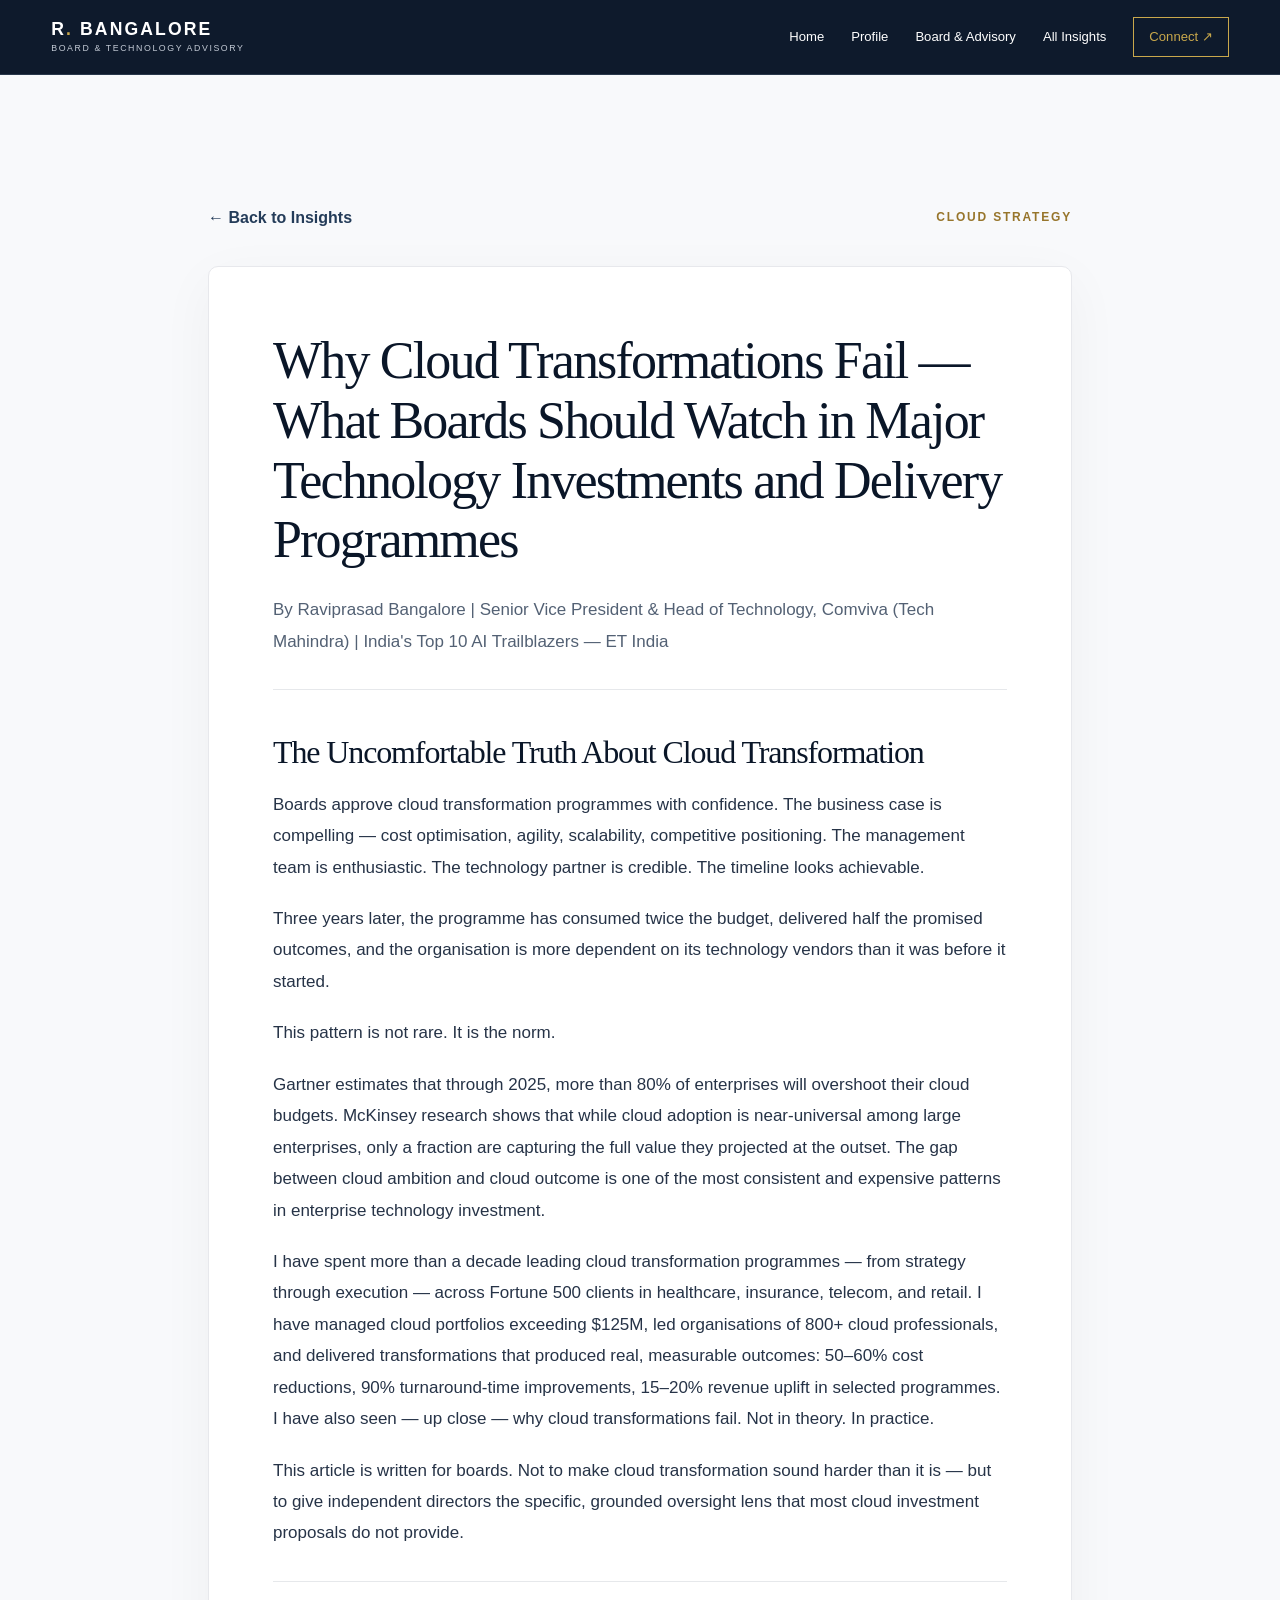
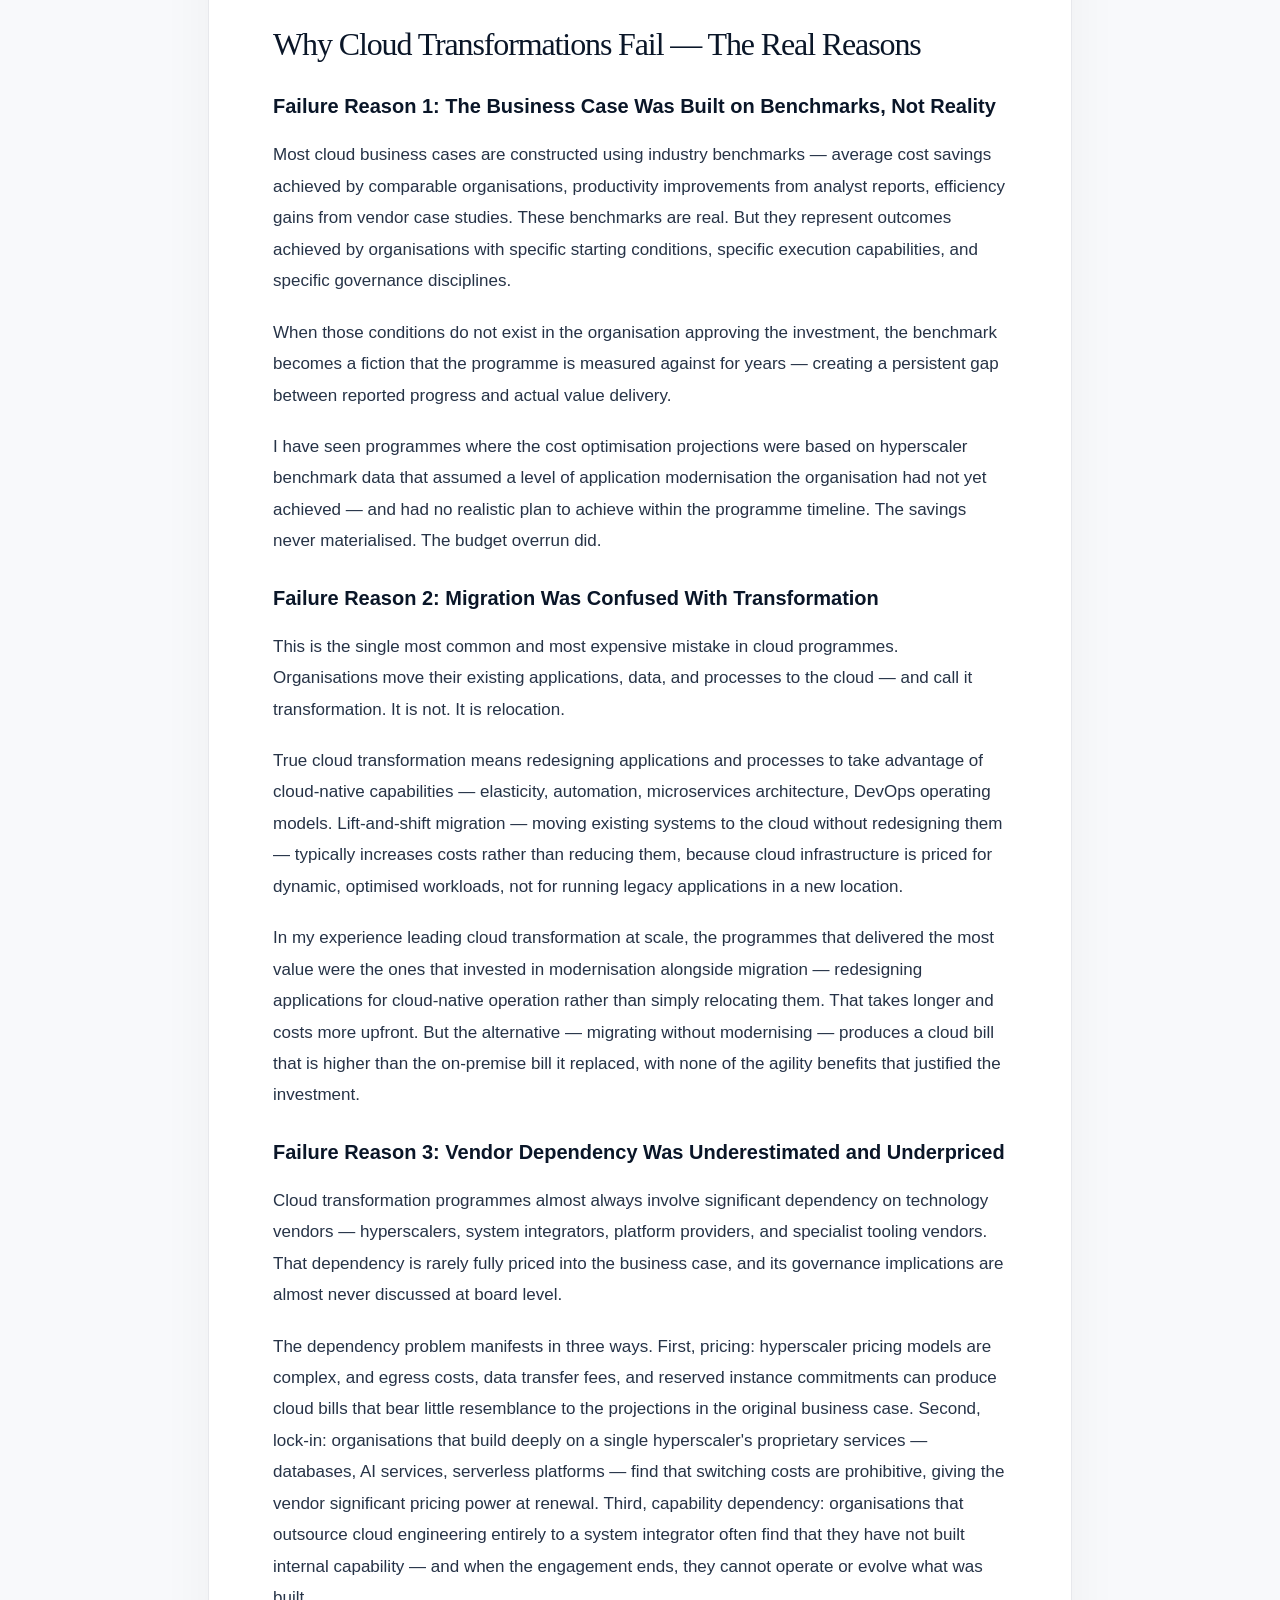
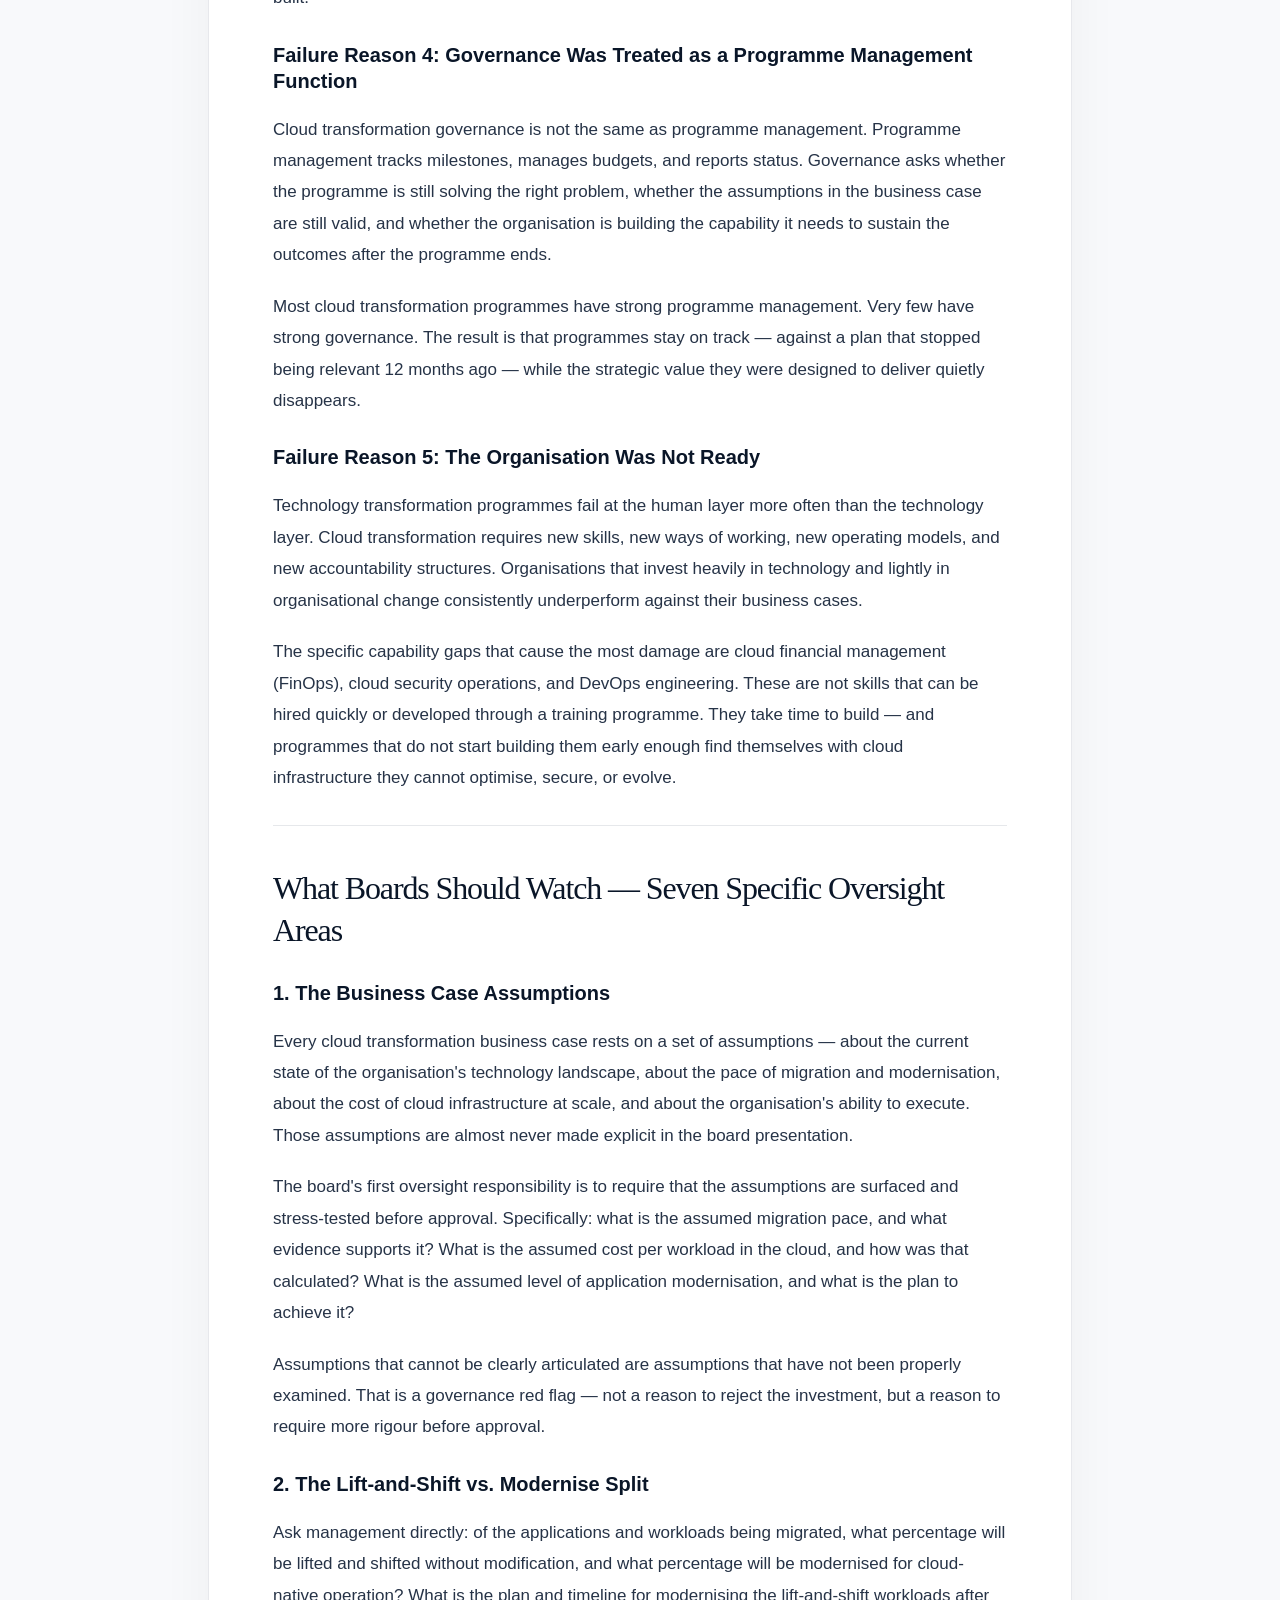
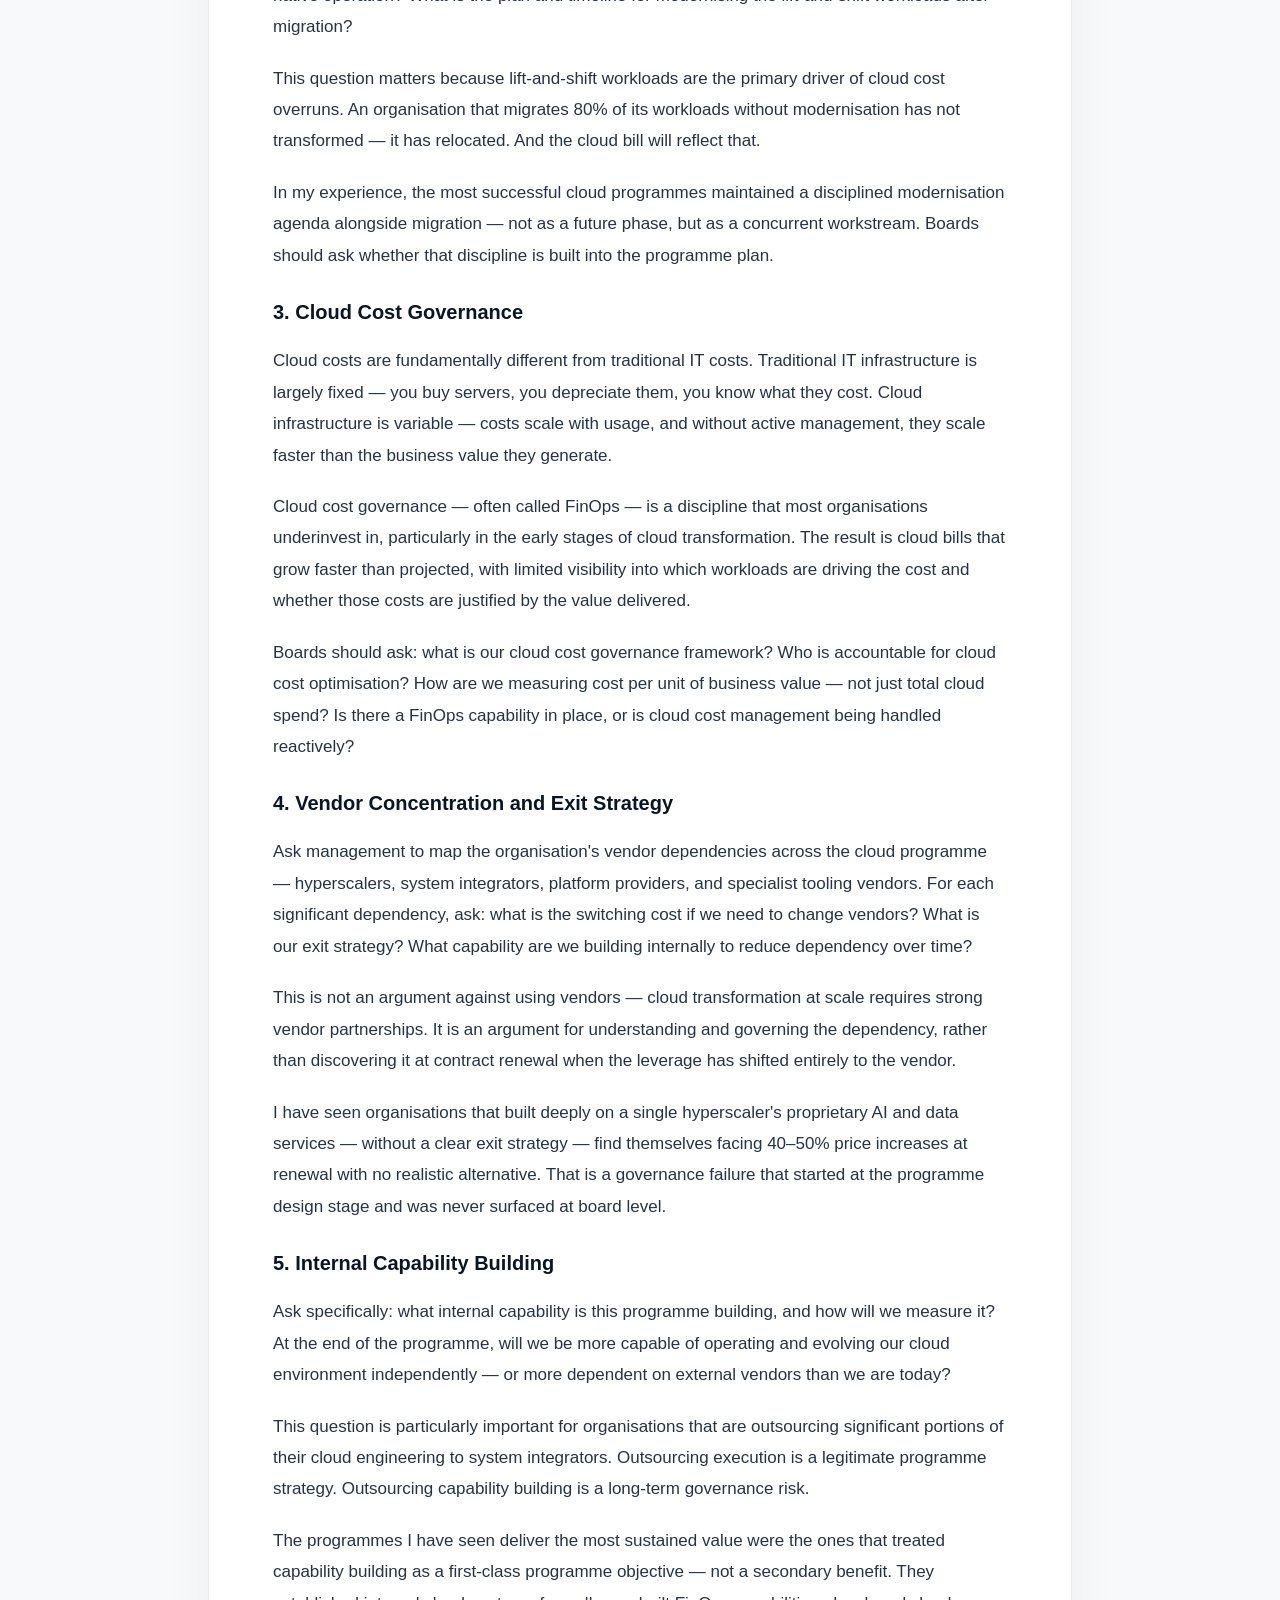
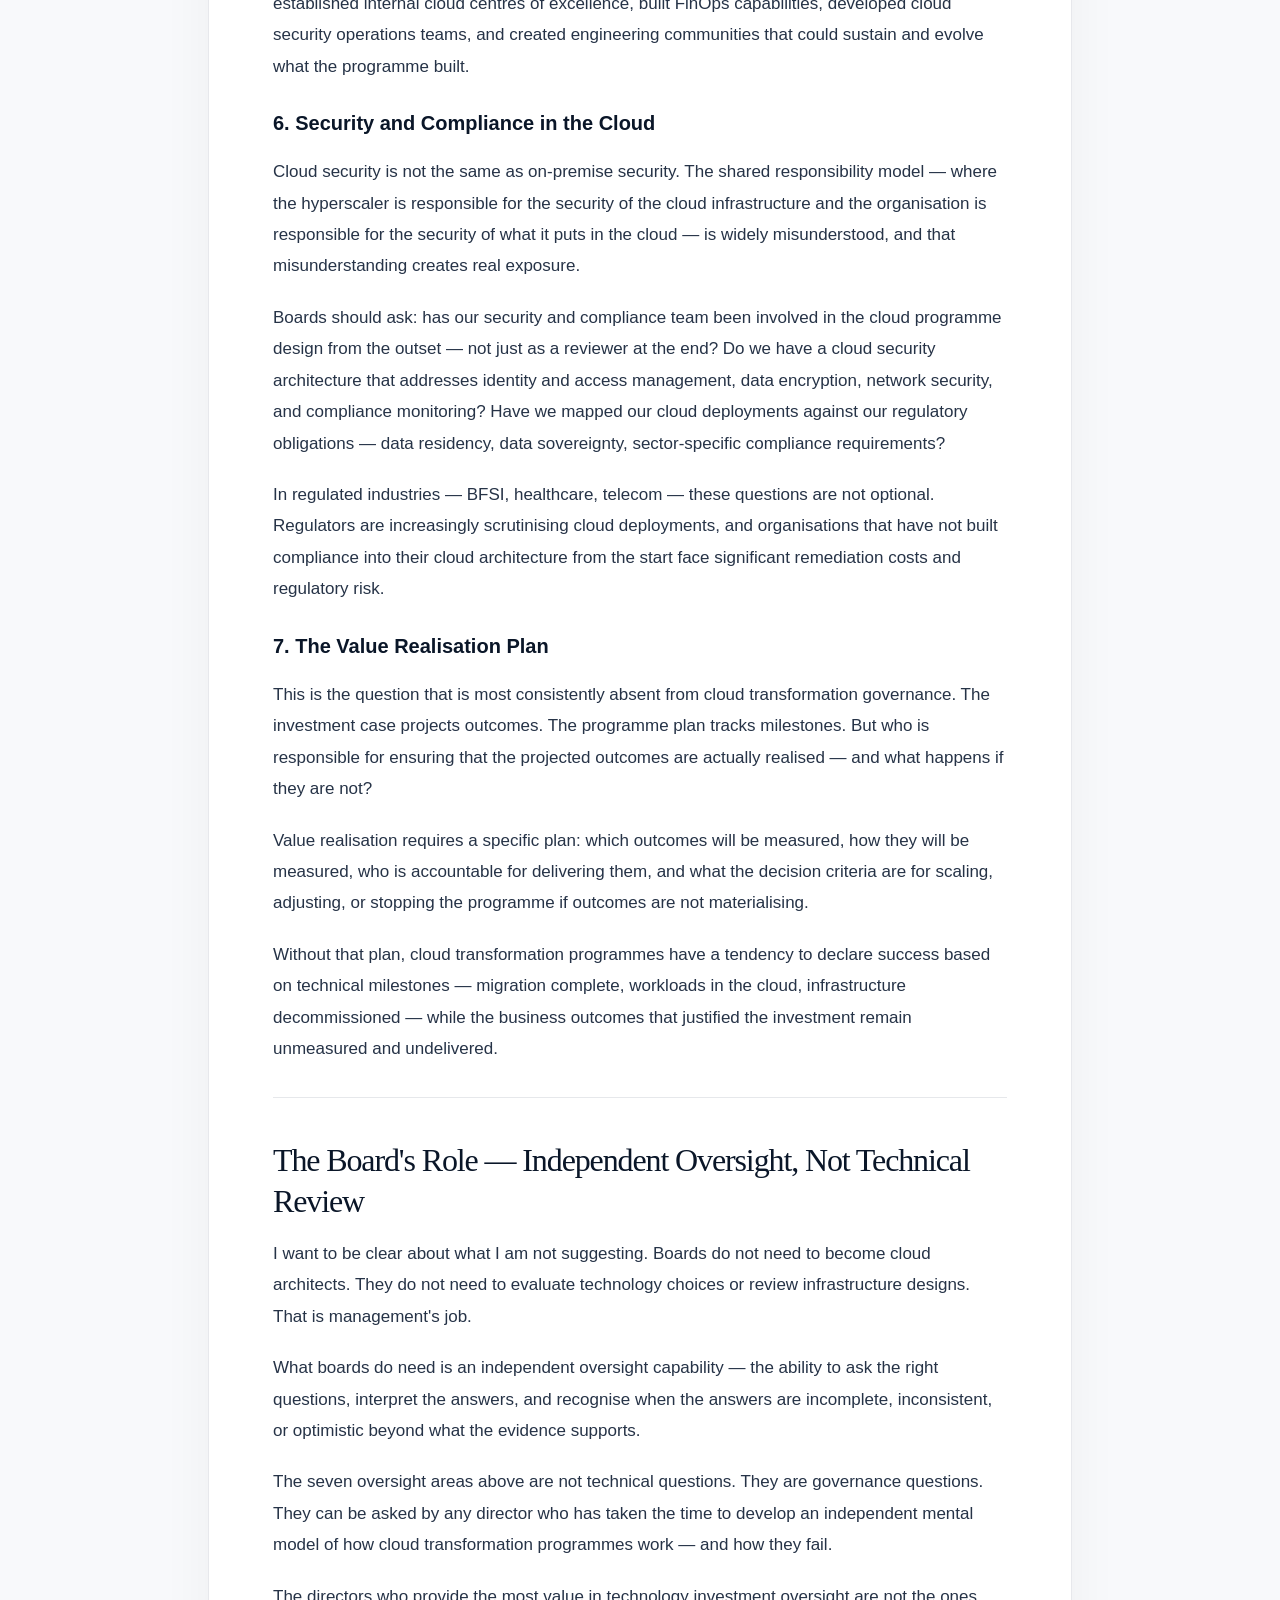
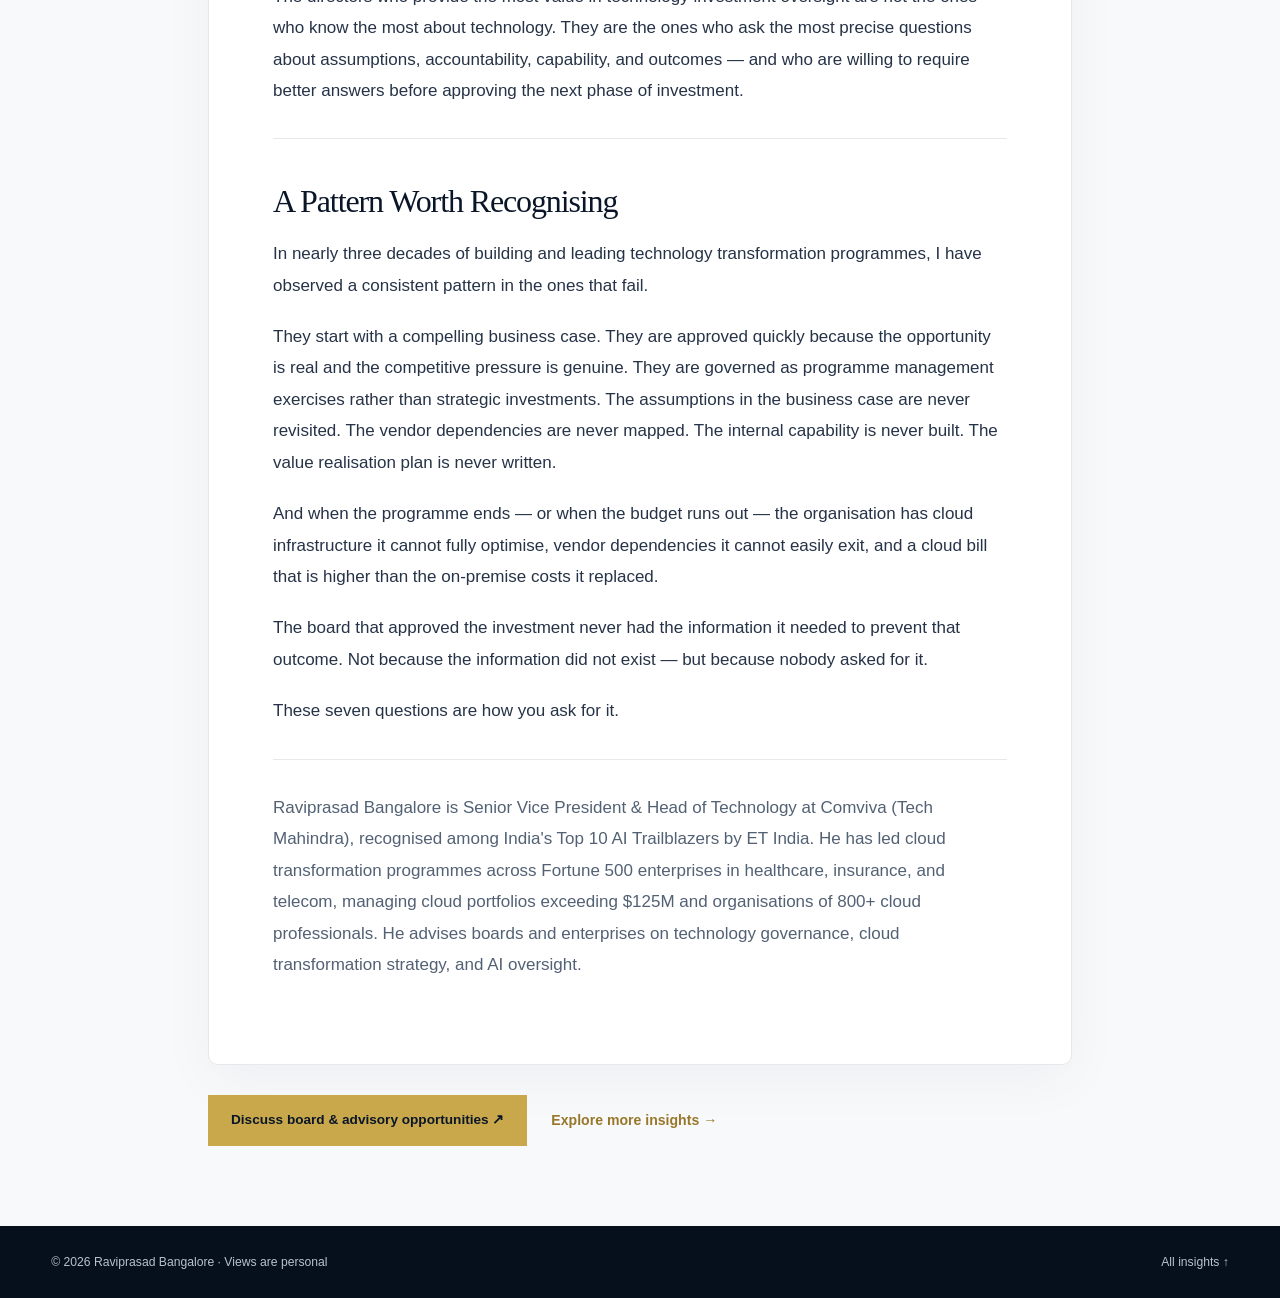
<file: why-cloud-transformations-fail.html>
<!doctype html><html lang="en"><head><meta charset="utf-8"><meta name="viewport" content="width=device-width,initial-scale=1"><meta name="theme-color" content="#0A1628"><meta name="description" content="Seven areas boards should examine in major cloud investments."><title>Why Cloud Transformations Fail | Raviprasad Bangalore</title><link rel="stylesheet" href="../styles.css"><link rel="stylesheet" href="article.css"></head><body><header class="site-header"><a class="brand" href="../index.html#home">R<span class="gold">.</span> BANGALORE <small>BOARD & TECHNOLOGY ADVISORY</small></a><nav id="nav"><a href="../index.html#home">Home</a><a href="../index.html#about">Profile</a><a href="../index.html#board">Board & Advisory</a><a href="../index.html#insights">All Insights</a><a href="../index.html#connect" class="nav-contact">Connect ↗</a></nav></header><main class="article-page"><div class="article-top"><a href="../index.html#insights" class="back-link">← Back to Insights</a><span class="article-category">CLOUD STRATEGY</span></div><article class="article-body"><h1>Why Cloud Transformations Fail — What Boards Should Watch in Major Technology Investments and Delivery Programmes</h1>
<p><em>By Raviprasad Bangalore | Senior Vice President &amp; Head of Technology, Comviva (Tech Mahindra) | India's Top 10 AI Trailblazers — ET India</em></p>
<hr />
<h2>The Uncomfortable Truth About Cloud Transformation</h2>
<p>Boards approve cloud transformation programmes with confidence. The business case is compelling — cost optimisation, agility, scalability, competitive positioning. The management team is enthusiastic. The technology partner is credible. The timeline looks achievable.</p>
<p>Three years later, the programme has consumed twice the budget, delivered half the promised outcomes, and the organisation is more dependent on its technology vendors than it was before it started.</p>
<p>This pattern is not rare. It is the norm.</p>
<p>Gartner estimates that through 2025, more than 80% of enterprises will overshoot their cloud budgets. McKinsey research shows that while cloud adoption is near-universal among large enterprises, only a fraction are capturing the full value they projected at the outset. The gap between cloud ambition and cloud outcome is one of the most consistent and expensive patterns in enterprise technology investment.</p>
<p>I have spent more than a decade leading cloud transformation programmes — from strategy through execution — across Fortune 500 clients in healthcare, insurance, telecom, and retail. I have managed cloud portfolios exceeding $125M, led organisations of 800+ cloud professionals, and delivered transformations that produced real, measurable outcomes: 50–60% cost reductions, 90% turnaround-time improvements, 15–20% revenue uplift in selected programmes. I have also seen — up close — why cloud transformations fail. Not in theory. In practice.</p>
<p>This article is written for boards. Not to make cloud transformation sound harder than it is — but to give independent directors the specific, grounded oversight lens that most cloud investment proposals do not provide.</p>
<hr />
<h2>Why Cloud Transformations Fail — The Real Reasons</h2>
<h3>Failure Reason 1: The Business Case Was Built on Benchmarks, Not Reality</h3>
<p>Most cloud business cases are constructed using industry benchmarks — average cost savings achieved by comparable organisations, productivity improvements from analyst reports, efficiency gains from vendor case studies. These benchmarks are real. But they represent outcomes achieved by organisations with specific starting conditions, specific execution capabilities, and specific governance disciplines.</p>
<p>When those conditions do not exist in the organisation approving the investment, the benchmark becomes a fiction that the programme is measured against for years — creating a persistent gap between reported progress and actual value delivery.</p>
<p>I have seen programmes where the cost optimisation projections were based on hyperscaler benchmark data that assumed a level of application modernisation the organisation had not yet achieved — and had no realistic plan to achieve within the programme timeline. The savings never materialised. The budget overrun did.</p>
<h3>Failure Reason 2: Migration Was Confused With Transformation</h3>
<p>This is the single most common and most expensive mistake in cloud programmes. Organisations move their existing applications, data, and processes to the cloud — and call it transformation. It is not. It is relocation.</p>
<p>True cloud transformation means redesigning applications and processes to take advantage of cloud-native capabilities — elasticity, automation, microservices architecture, DevOps operating models. Lift-and-shift migration — moving existing systems to the cloud without redesigning them — typically increases costs rather than reducing them, because cloud infrastructure is priced for dynamic, optimised workloads, not for running legacy applications in a new location.</p>
<p>In my experience leading cloud transformation at scale, the programmes that delivered the most value were the ones that invested in modernisation alongside migration — redesigning applications for cloud-native operation rather than simply relocating them. That takes longer and costs more upfront. But the alternative — migrating without modernising — produces a cloud bill that is higher than the on-premise bill it replaced, with none of the agility benefits that justified the investment.</p>
<h3>Failure Reason 3: Vendor Dependency Was Underestimated and Underpriced</h3>
<p>Cloud transformation programmes almost always involve significant dependency on technology vendors — hyperscalers, system integrators, platform providers, and specialist tooling vendors. That dependency is rarely fully priced into the business case, and its governance implications are almost never discussed at board level.</p>
<p>The dependency problem manifests in three ways. First, pricing: hyperscaler pricing models are complex, and egress costs, data transfer fees, and reserved instance commitments can produce cloud bills that bear little resemblance to the projections in the original business case. Second, lock-in: organisations that build deeply on a single hyperscaler's proprietary services — databases, AI services, serverless platforms — find that switching costs are prohibitive, giving the vendor significant pricing power at renewal. Third, capability dependency: organisations that outsource cloud engineering entirely to a system integrator often find that they have not built internal capability — and when the engagement ends, they cannot operate or evolve what was built.</p>
<h3>Failure Reason 4: Governance Was Treated as a Programme Management Function</h3>
<p>Cloud transformation governance is not the same as programme management. Programme management tracks milestones, manages budgets, and reports status. Governance asks whether the programme is still solving the right problem, whether the assumptions in the business case are still valid, and whether the organisation is building the capability it needs to sustain the outcomes after the programme ends.</p>
<p>Most cloud transformation programmes have strong programme management. Very few have strong governance. The result is that programmes stay on track — against a plan that stopped being relevant 12 months ago — while the strategic value they were designed to deliver quietly disappears.</p>
<h3>Failure Reason 5: The Organisation Was Not Ready</h3>
<p>Technology transformation programmes fail at the human layer more often than the technology layer. Cloud transformation requires new skills, new ways of working, new operating models, and new accountability structures. Organisations that invest heavily in technology and lightly in organisational change consistently underperform against their business cases.</p>
<p>The specific capability gaps that cause the most damage are cloud financial management (FinOps), cloud security operations, and DevOps engineering. These are not skills that can be hired quickly or developed through a training programme. They take time to build — and programmes that do not start building them early enough find themselves with cloud infrastructure they cannot optimise, secure, or evolve.</p>
<hr />
<h2>What Boards Should Watch — Seven Specific Oversight Areas</h2>
<h3>1. The Business Case Assumptions</h3>
<p>Every cloud transformation business case rests on a set of assumptions — about the current state of the organisation's technology landscape, about the pace of migration and modernisation, about the cost of cloud infrastructure at scale, and about the organisation's ability to execute. Those assumptions are almost never made explicit in the board presentation.</p>
<p>The board's first oversight responsibility is to require that the assumptions are surfaced and stress-tested before approval. Specifically: what is the assumed migration pace, and what evidence supports it? What is the assumed cost per workload in the cloud, and how was that calculated? What is the assumed level of application modernisation, and what is the plan to achieve it?</p>
<p>Assumptions that cannot be clearly articulated are assumptions that have not been properly examined. That is a governance red flag — not a reason to reject the investment, but a reason to require more rigour before approval.</p>
<h3>2. The Lift-and-Shift vs. Modernise Split</h3>
<p>Ask management directly: of the applications and workloads being migrated, what percentage will be lifted and shifted without modification, and what percentage will be modernised for cloud-native operation? What is the plan and timeline for modernising the lift-and-shift workloads after migration?</p>
<p>This question matters because lift-and-shift workloads are the primary driver of cloud cost overruns. An organisation that migrates 80% of its workloads without modernisation has not transformed — it has relocated. And the cloud bill will reflect that.</p>
<p>In my experience, the most successful cloud programmes maintained a disciplined modernisation agenda alongside migration — not as a future phase, but as a concurrent workstream. Boards should ask whether that discipline is built into the programme plan.</p>
<h3>3. Cloud Cost Governance</h3>
<p>Cloud costs are fundamentally different from traditional IT costs. Traditional IT infrastructure is largely fixed — you buy servers, you depreciate them, you know what they cost. Cloud infrastructure is variable — costs scale with usage, and without active management, they scale faster than the business value they generate.</p>
<p>Cloud cost governance — often called FinOps — is a discipline that most organisations underinvest in, particularly in the early stages of cloud transformation. The result is cloud bills that grow faster than projected, with limited visibility into which workloads are driving the cost and whether those costs are justified by the value delivered.</p>
<p>Boards should ask: what is our cloud cost governance framework? Who is accountable for cloud cost optimisation? How are we measuring cost per unit of business value — not just total cloud spend? Is there a FinOps capability in place, or is cloud cost management being handled reactively?</p>
<h3>4. Vendor Concentration and Exit Strategy</h3>
<p>Ask management to map the organisation's vendor dependencies across the cloud programme — hyperscalers, system integrators, platform providers, and specialist tooling vendors. For each significant dependency, ask: what is the switching cost if we need to change vendors? What is our exit strategy? What capability are we building internally to reduce dependency over time?</p>
<p>This is not an argument against using vendors — cloud transformation at scale requires strong vendor partnerships. It is an argument for understanding and governing the dependency, rather than discovering it at contract renewal when the leverage has shifted entirely to the vendor.</p>
<p>I have seen organisations that built deeply on a single hyperscaler's proprietary AI and data services — without a clear exit strategy — find themselves facing 40–50% price increases at renewal with no realistic alternative. That is a governance failure that started at the programme design stage and was never surfaced at board level.</p>
<h3>5. Internal Capability Building</h3>
<p>Ask specifically: what internal capability is this programme building, and how will we measure it? At the end of the programme, will we be more capable of operating and evolving our cloud environment independently — or more dependent on external vendors than we are today?</p>
<p>This question is particularly important for organisations that are outsourcing significant portions of their cloud engineering to system integrators. Outsourcing execution is a legitimate programme strategy. Outsourcing capability building is a long-term governance risk.</p>
<p>The programmes I have seen deliver the most sustained value were the ones that treated capability building as a first-class programme objective — not a secondary benefit. They established internal cloud centres of excellence, built FinOps capabilities, developed cloud security operations teams, and created engineering communities that could sustain and evolve what the programme built.</p>
<h3>6. Security and Compliance in the Cloud</h3>
<p>Cloud security is not the same as on-premise security. The shared responsibility model — where the hyperscaler is responsible for the security of the cloud infrastructure and the organisation is responsible for the security of what it puts in the cloud — is widely misunderstood, and that misunderstanding creates real exposure.</p>
<p>Boards should ask: has our security and compliance team been involved in the cloud programme design from the outset — not just as a reviewer at the end? Do we have a cloud security architecture that addresses identity and access management, data encryption, network security, and compliance monitoring? Have we mapped our cloud deployments against our regulatory obligations — data residency, data sovereignty, sector-specific compliance requirements?</p>
<p>In regulated industries — BFSI, healthcare, telecom — these questions are not optional. Regulators are increasingly scrutinising cloud deployments, and organisations that have not built compliance into their cloud architecture from the start face significant remediation costs and regulatory risk.</p>
<h3>7. The Value Realisation Plan</h3>
<p>This is the question that is most consistently absent from cloud transformation governance. The investment case projects outcomes. The programme plan tracks milestones. But who is responsible for ensuring that the projected outcomes are actually realised — and what happens if they are not?</p>
<p>Value realisation requires a specific plan: which outcomes will be measured, how they will be measured, who is accountable for delivering them, and what the decision criteria are for scaling, adjusting, or stopping the programme if outcomes are not materialising.</p>
<p>Without that plan, cloud transformation programmes have a tendency to declare success based on technical milestones — migration complete, workloads in the cloud, infrastructure decommissioned — while the business outcomes that justified the investment remain unmeasured and undelivered.</p>
<hr />
<h2>The Board's Role — Independent Oversight, Not Technical Review</h2>
<p>I want to be clear about what I am not suggesting. Boards do not need to become cloud architects. They do not need to evaluate technology choices or review infrastructure designs. That is management's job.</p>
<p>What boards do need is an independent oversight capability — the ability to ask the right questions, interpret the answers, and recognise when the answers are incomplete, inconsistent, or optimistic beyond what the evidence supports.</p>
<p>The seven oversight areas above are not technical questions. They are governance questions. They can be asked by any director who has taken the time to develop an independent mental model of how cloud transformation programmes work — and how they fail.</p>
<p>The directors who provide the most value in technology investment oversight are not the ones who know the most about technology. They are the ones who ask the most precise questions about assumptions, accountability, capability, and outcomes — and who are willing to require better answers before approving the next phase of investment.</p>
<hr />
<h2>A Pattern Worth Recognising</h2>
<p>In nearly three decades of building and leading technology transformation programmes, I have observed a consistent pattern in the ones that fail.</p>
<p>They start with a compelling business case. They are approved quickly because the opportunity is real and the competitive pressure is genuine. They are governed as programme management exercises rather than strategic investments. The assumptions in the business case are never revisited. The vendor dependencies are never mapped. The internal capability is never built. The value realisation plan is never written.</p>
<p>And when the programme ends — or when the budget runs out — the organisation has cloud infrastructure it cannot fully optimise, vendor dependencies it cannot easily exit, and a cloud bill that is higher than the on-premise costs it replaced.</p>
<p>The board that approved the investment never had the information it needed to prevent that outcome. Not because the information did not exist — but because nobody asked for it.</p>
<p>These seven questions are how you ask for it.</p>
<hr />
<p><em>Raviprasad Bangalore is Senior Vice President &amp; Head of Technology at Comviva (Tech Mahindra), recognised among India's Top 10 AI Trailblazers by ET India. He has led cloud transformation programmes across Fortune 500 enterprises in healthcare, insurance, and telecom, managing cloud portfolios exceeding $125M and organisations of 800+ cloud professionals. He advises boards and enterprises on technology governance, cloud transformation strategy, and AI oversight.</em></p>
</article><div class="article-end"><a class="btn primary" href="../index.html#connect">Discuss board & advisory opportunities ↗</a><a href="../index.html#insights" class="text-link">Explore more insights →</a></div></main><footer><span>© 2026 Raviprasad Bangalore · Views are personal</span><a href="../index.html#insights">All insights ↑</a></footer></body></html>
</file>
<file: styles.css>
:root{--navy:#0a1628;--gold:#c9a84c;--ink:#17253a;--muted:#657184;--paper:#fff;--soft:#f5f6f8}*{box-sizing:border-box}html{scroll-behavior:smooth}body{margin:0;font-family:Inter,'Segoe UI',Arial,sans-serif;color:var(--ink);background:white;line-height:1.65}h1,h2,h3,h4,p{margin-top:0}h1,h2{font-family:Georgia,'Times New Roman',serif;line-height:1.12;letter-spacing:-.035em;font-weight:500}h1{font-size:clamp(3rem,5.5vw,5.8rem);max-width:800px}h2{font-size:clamp(2.2rem,3.7vw,3.8rem)}h3{font-size:1.24rem;line-height:1.3}em{font-style:normal;color:var(--gold)}a{color:inherit;text-decoration:none}.site-header{position:sticky;top:0;z-index:20;background:rgba(10,22,40,.98);color:#fff;display:flex;align-items:center;justify-content:space-between;padding:17px max(4vw,24px);border-bottom:1px solid #29384b}.brand{font-size:1.1rem;font-weight:800;letter-spacing:.12em;line-height:1.1}.brand small{display:block;font-size:.55rem;letter-spacing:.18em;font-weight:500;margin-top:5px;color:#c3cad5}.gold{color:var(--gold)}nav{display:flex;align-items:center;gap:27px;font-size:.82rem}nav a:hover,.contact-links a:hover{color:var(--gold)}.nav-contact{border:1px solid var(--gold);padding:8px 15px;color:var(--gold)}.menu{display:none}.hero{background:var(--navy);color:#fff;padding:90px max(4vw,24px) 105px;display:grid;grid-template-columns:1.6fr .7fr;gap:8vw;align-items:center}.eyebrow{color:var(--gold);font-weight:700;letter-spacing:.18em;font-size:.71rem;text-transform:uppercase;margin-bottom:22px}.hero-copy{font-size:1.15rem;color:#c4ccd6;max-width:670px}.actions{display:flex;gap:12px;flex-wrap:wrap;margin-top:30px}.btn{display:inline-block;padding:13px 22px;border:1px solid var(--gold);font-size:.85rem;font-weight:650;cursor:pointer}.primary{background:var(--gold);color:var(--navy)}.secondary{background:transparent;color:inherit}.recognition{font-size:.82rem;color:#e5d6a4;margin-top:40px}.hero-aside{border:1px solid #3c4a5d;padding:40px 32px;min-height:350px;background:#101f34}.monogram{width:116px;height:116px;border:1px solid var(--gold);display:grid;place-items:center;font-family:Georgia,serif;font-size:3rem;color:var(--gold);margin-bottom:35px}.aside-label{letter-spacing:.14em;font-size:.77rem;font-weight:750}.hero-aside p{color:#bdc8d7;margin-top:18px}.metrics{display:grid;grid-template-columns:repeat(4,1fr);background:#f1f2f4;padding:35px 4vw;gap:20px}.metrics div{border-right:1px solid #d5d8dd;padding:0 25px}.metrics div:last-child{border:0}.metrics strong{display:block;font-family:Georgia,serif;font-size:2.8rem;line-height:1.1;font-weight:500;color:var(--navy)}.metrics span{font-size:.79rem;color:var(--muted)}.section{padding:100px max(4vw,24px);scroll-margin-top:80px}.alt{background:var(--soft)}.section-heading{max-width:780px;margin-bottom:45px}.section-heading>p:last-child{color:var(--muted);font-size:1.06rem}.cards{display:grid;gap:20px}.three{grid-template-columns:repeat(3,1fr)}.card{border:1px solid #e0e3e8;background:white;padding:35px;min-height:250px}.card-index{display:block;color:#a28237;font-size:.69rem;font-weight:800;letter-spacing:.12em;margin-bottom:22px}.card p{color:var(--muted)}.card a,.text-link{color:#98772a;font-weight:700;font-size:.88rem}.split{display:grid;grid-template-columns:1.1fr 1fr;gap:8vw}.split p{color:#526073}.lead{font-size:1.15rem;color:var(--ink)!important}.timeline{border-left:1px solid #c9a84c;padding-left:30px}.timeline div{position:relative;margin-bottom:28px}.timeline div:before{content:'';position:absolute;left:-36px;top:7px;background:var(--gold);width:11px;height:11px;border-radius:50%}.timeline span{font-size:.76rem;color:#a28237;font-weight:800}.timeline h4{margin:5px 0}.timeline p{font-size:.89rem}.board-grid{display:grid;grid-template-columns:repeat(3,1fr);gap:30px}.board-grid article{border-top:2px solid var(--gold);padding:20px 5px}.board-grid span{color:#a28237;font-size:.75rem}.board-grid p{color:var(--muted)}.committee{margin-top:40px;background:var(--navy);color:white;padding:35px}.committee p{color:#c6ced8}.committee .note{font-size:.78rem}.committee a{color:var(--gold)}.filters{display:flex;flex-wrap:wrap;gap:9px;margin-bottom:24px}.filters button{border:1px solid #cdd3db;background:white;color:var(--ink);padding:9px 14px;cursor:pointer}.filters button.active{background:var(--navy);color:white}.insights-grid{grid-template-columns:repeat(2,1fr)}.insight{min-height:210px}.newsletter{background:var(--navy);color:white;padding:30px;margin-top:35px;display:flex;align-items:center;justify-content:space-between;gap:25px}.newsletter p{color:#cbd2db;margin:0}.speaking-list{border-top:1px solid #d9dde3}.speaking-list>div{display:grid;grid-template-columns:55px 1fr 1fr;gap:20px;align-items:center;border-bottom:1px solid #d9dde3;padding:20px 0}.speaking-list span{color:#a28237}.speaking-list h3,.speaking-list p{margin:0}.speaking-list p{color:var(--muted)}.connect{background:var(--navy);color:#fff;display:grid;grid-template-columns:1fr 1fr;gap:8vw}.connect p{color:#c5cbd4}.contact-links{display:flex;flex-direction:column;gap:12px;margin-top:30px;color:var(--gold)}form{background:white;padding:30px;color:var(--ink)}label{display:block;font-size:.83rem;font-weight:650;margin-bottom:16px}input,select,textarea{display:block;width:100%;padding:12px;margin-top:6px;border:1px solid #d2d7df;font:inherit;background:white;color:var(--ink)}form .note{font-size:.75rem;color:#657184}footer{display:flex;justify-content:space-between;gap:20px;flex-wrap:wrap;padding:26px 4vw;font-size:.76rem;background:#06101d;color:#b8c1cf}@media(max-width:900px){.hero{grid-template-columns:1fr}.hero-aside{min-height:0}.split,.connect{grid-template-columns:1fr}.board-grid,.three{grid-template-columns:repeat(2,1fr)}nav{gap:12px}}@media(max-width:650px){.menu{display:block;background:transparent;color:white;border:1px solid #647184;padding:6px 12px;font-size:1.2rem}nav{display:none;position:absolute;top:65px;left:0;right:0;background:var(--navy);padding:20px;flex-direction:column;align-items:flex-start}nav.open{display:flex}.hero{padding-top:60px}.metrics{grid-template-columns:repeat(2,1fr)}.metrics div{padding:8px;border:0}.section{padding-top:65px;padding-bottom:65px}.three,.board-grid,.insights-grid{grid-template-columns:1fr}.speaking-list>div{grid-template-columns:30px 1fr}.speaking-list p{grid-column:2}.newsletter{display:block}.newsletter .btn{margin-top:20px}h1{font-size:3rem}}

.board-questions{margin:1rem 0 0;padding-left:1.5rem;line-height:1.8}.board-questions li{margin-bottom:.55rem}

/* Featured publication */
.featured-publication{display:grid;grid-template-columns:1.5fr 0.9fr;gap:2.2rem;align-items:stretch;background:#fff;border:1px solid #dce1e7;border-radius:14px;padding:2rem;margin:2rem 0 2.3rem;box-shadow:0 12px 32px rgba(10,22,40,.05)}
.featured-publication h3{font-size:clamp(1.5rem,2.5vw,2.4rem);line-height:1.18;color:#0a1628;margin:.5rem 0}
.featured-publication .publication-subtitle{font-size:1.15rem;font-weight:650;color:#8d7130}
.featured-publication-copy>p{line-height:1.65}
.publication-byline,.publication-note{font-size:.85rem;color:#657083}
.publication-note{margin-top:.85rem}
.publication-cover{display:flex;flex-direction:column;justify-content:space-between;gap:1.5rem;background:linear-gradient(145deg,#f9fafb 5%,#f2f0ec 100%);border-top:6px solid #bd1935;border-radius:6px;padding:2rem;min-height:320px;color:#0a1628;text-decoration:none}
.publication-cover>span:first-child{font-size:.7rem;letter-spacing:.12em;font-weight:700;color:#a0213d}
.publication-cover strong{font-size:clamp(1.6rem,2.6vw,2.5rem);line-height:1.08}
.publication-cover em{font-style:normal;color:#c51f43}
.publication-cover small{font-size:1rem;line-height:1.4}
.publication-cover .cover-bottom{font-size:.68rem;letter-spacing:.12em;border-top:1px solid #d5cbd0;padding-top:1rem}
@media(max-width:760px){.featured-publication{grid-template-columns:1fr;padding:1.3rem}.publication-cover{min-height:260px}}

.board-download-panel{display:flex;align-items:center;justify-content:space-between;gap:2rem;margin-top:2.4rem;padding:2rem;background:#f7f8fa;border:1px solid #dce1e7;border-left:4px solid #c9a84c;border-radius:10px}.board-download-panel h3{color:#0a1628;font-size:1.45rem;margin:.5rem 0}.board-download-panel p{max-width:690px}.board-download-panel .btn{flex-shrink:0}@media(max-width:760px){.board-download-panel{flex-direction:column;align-items:flex-start;padding:1.25rem}}

.recognition-section{padding:5rem max(5vw,24px);background:#f5f6f8}.award-gallery{display:grid;grid-template-columns:repeat(3,minmax(0,1fr));gap:1rem;margin:1.5rem 0}.award-gallery img{width:100%;height:230px;object-fit:cover;border-radius:10px;box-shadow:0 6px 20px #0a16281a}.award-caption{font-size:.85rem;color:#606b7b;margin-bottom:1.4rem}.recognition a{color:inherit}@media(max-width:700px){.award-gallery{grid-template-columns:1fr}.award-gallery img{height:auto}}

.award-gallery-two{display:grid;grid-template-columns:1fr 1fr;gap:22px;align-items:start}.award-gallery-two figure{margin:0;background:#fff;border:1px solid #e0e3e8;border-radius:10px;overflow:hidden}.award-gallery-two figure img{display:block;width:100%;height:340px;object-fit:contain;background:#f8f8f8}.award-gallery-two figcaption{padding:12px 15px;color:#29384e;font-size:.91rem}@media(max-width:720px){.award-gallery-two{grid-template-columns:1fr}.award-gallery-two figure img{height:auto;max-height:400px}}

/* Enterprise AI Leadership additions */
.ai-mandate-cta{margin-top:30px}.ai-page-hero{min-height:570px}.ai-mandate .cards{row-gap:22px}nav a[aria-current="page"]{color:var(--gold)}@media(max-width:760px){.ai-page-hero{min-height:auto}}

/* Executive portrait on homepage and AI leadership page */
.hero-aside .executive-photo{display:block;width:min(100%,240px);height:auto;aspect-ratio:413/532;object-fit:cover;object-position:center top;border:3px solid var(--gold);border-radius:10px;margin:0 auto 20px;box-shadow:0 14px 30px rgba(0,0,0,.18)}
@media(max-width:760px){.hero-aside .executive-photo{width:min(65vw,200px)}}
</file>
<file: article.css>
body{background:#f8f9fb}.article-page{max-width:920px;margin:0 auto;padding:130px 28px 80px}.article-top{display:flex;justify-content:space-between;align-items:center;gap:20px;margin-bottom:35px}.back-link{color:#243c59;text-decoration:none;font-weight:600}.article-category{color:#97752b;font-size:12px;letter-spacing:.15em;font-weight:700}.article-body{background:white;border:1px solid #e7e8ec;border-radius:10px;padding:clamp(24px,5vw,68px);box-shadow:0 15px 55px #0a16280b;color:#263347;line-height:1.85;font-size:17px}.article-body h1{font-family:Georgia,serif;font-size:clamp(32px,4.2vw,52px);line-height:1.15;color:#0a1628;margin:0 0 24px}.article-body h2{font-family:Georgia,serif;font-size:clamp(23px,3vw,32px);line-height:1.3;color:#0a1628;margin:42px 0 15px}.article-body h3{font-size:20px;color:#0a1628;margin-top:28px}.article-body p{margin:0 0 20px}.article-body blockquote{border-left:3px solid #c9a84c;padding:8px 20px;background:#faf8f1}.article-body hr{border:0;border-top:1px solid #e6e8eb;margin:32px 0}.article-body ul,.article-body ol{padding-left:25px}.article-body li{margin-bottom:12px}.article-body strong{color:#0a1628}.article-body em{color:#536174}.article-end{display:flex;align-items:center;gap:24px;flex-wrap:wrap;margin-top:30px}@media(max-width:700px){.article-page{padding-top:100px}.article-body{font-size:16px}.article-top{align-items:flex-start;flex-direction:column}}
</file>
